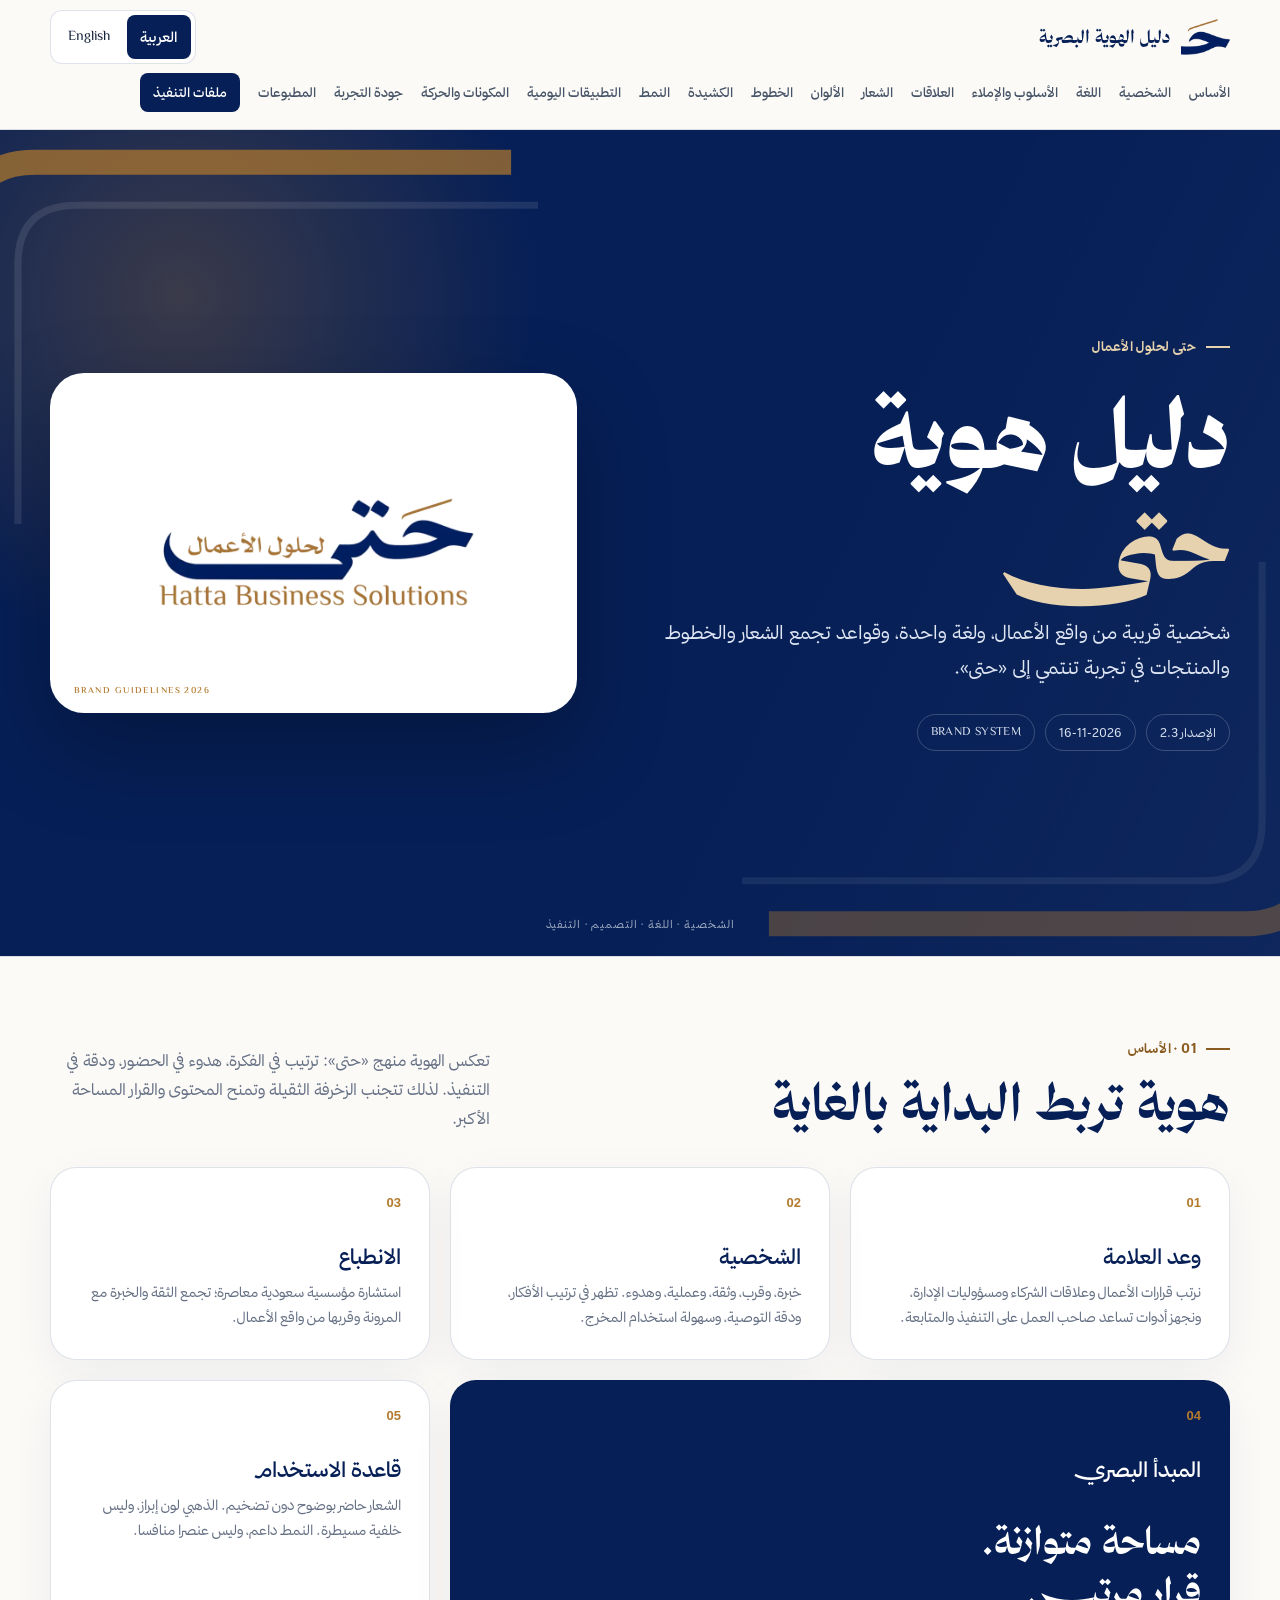
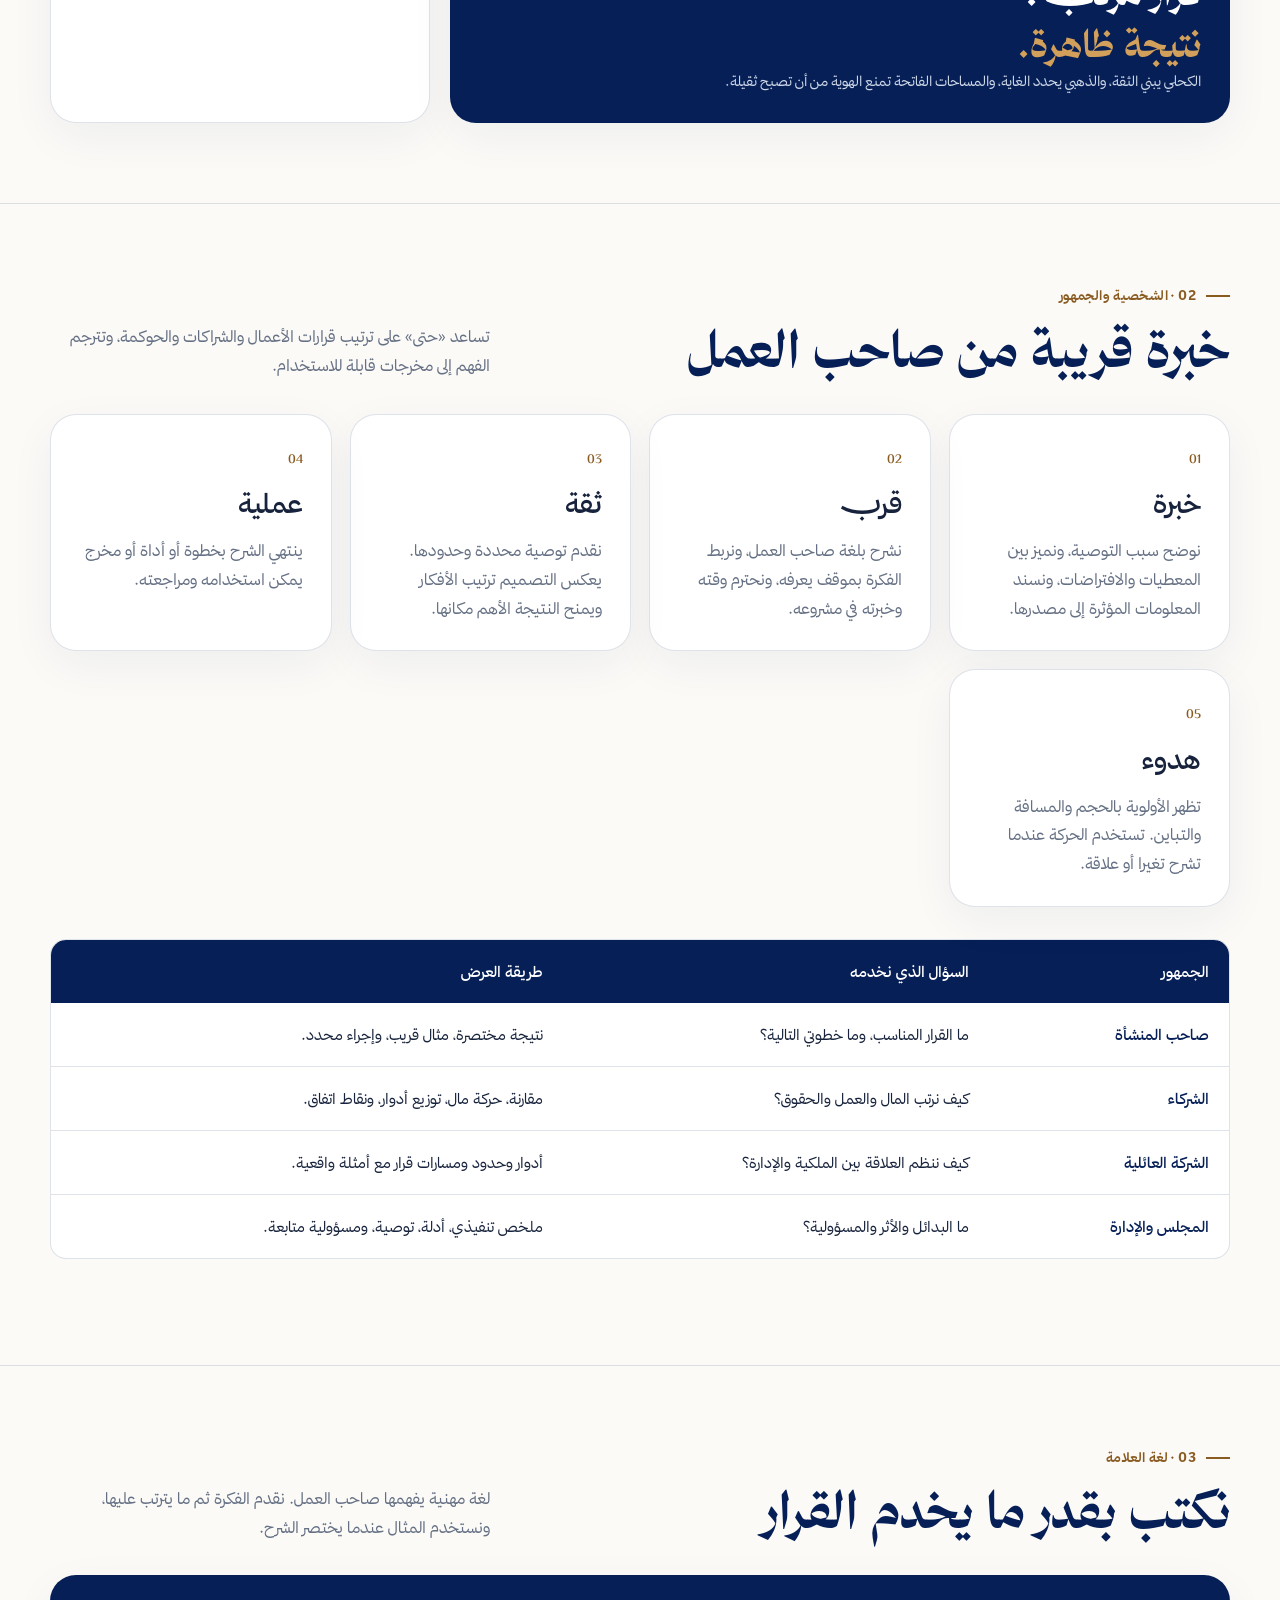
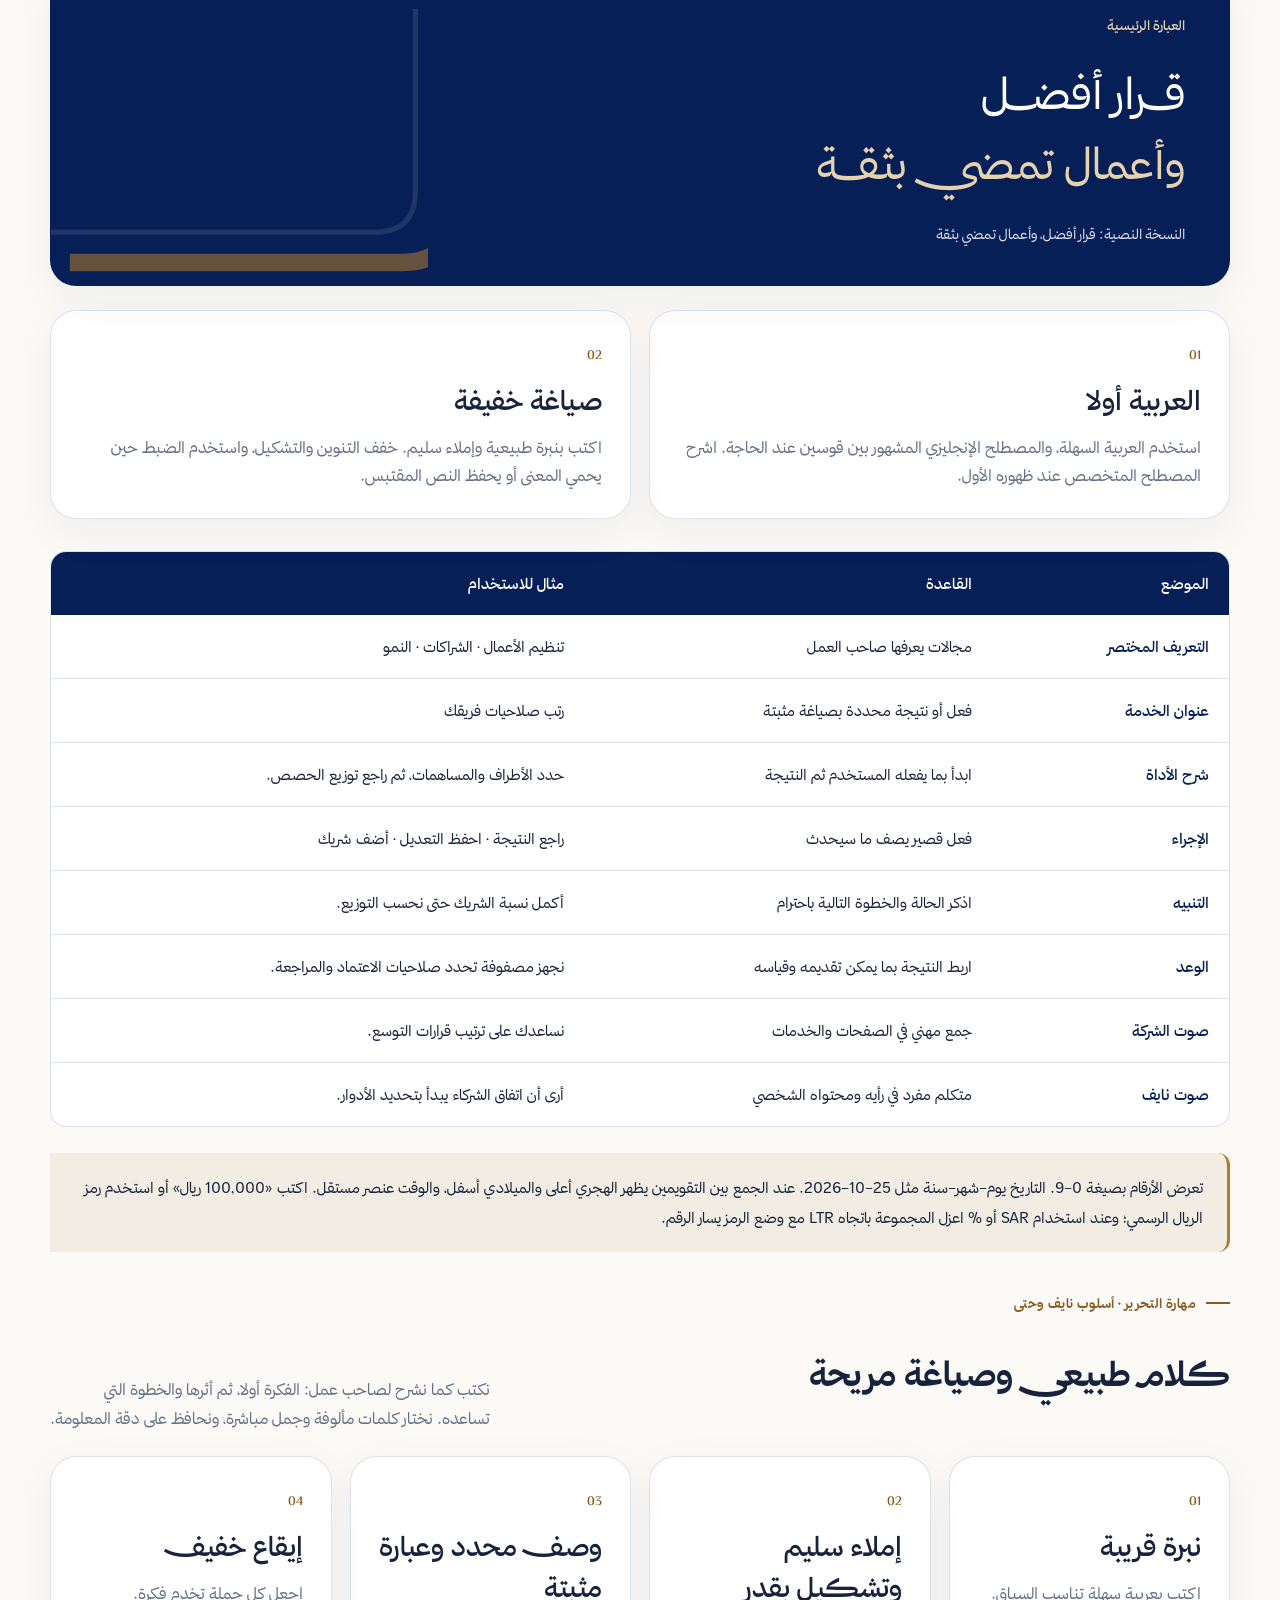
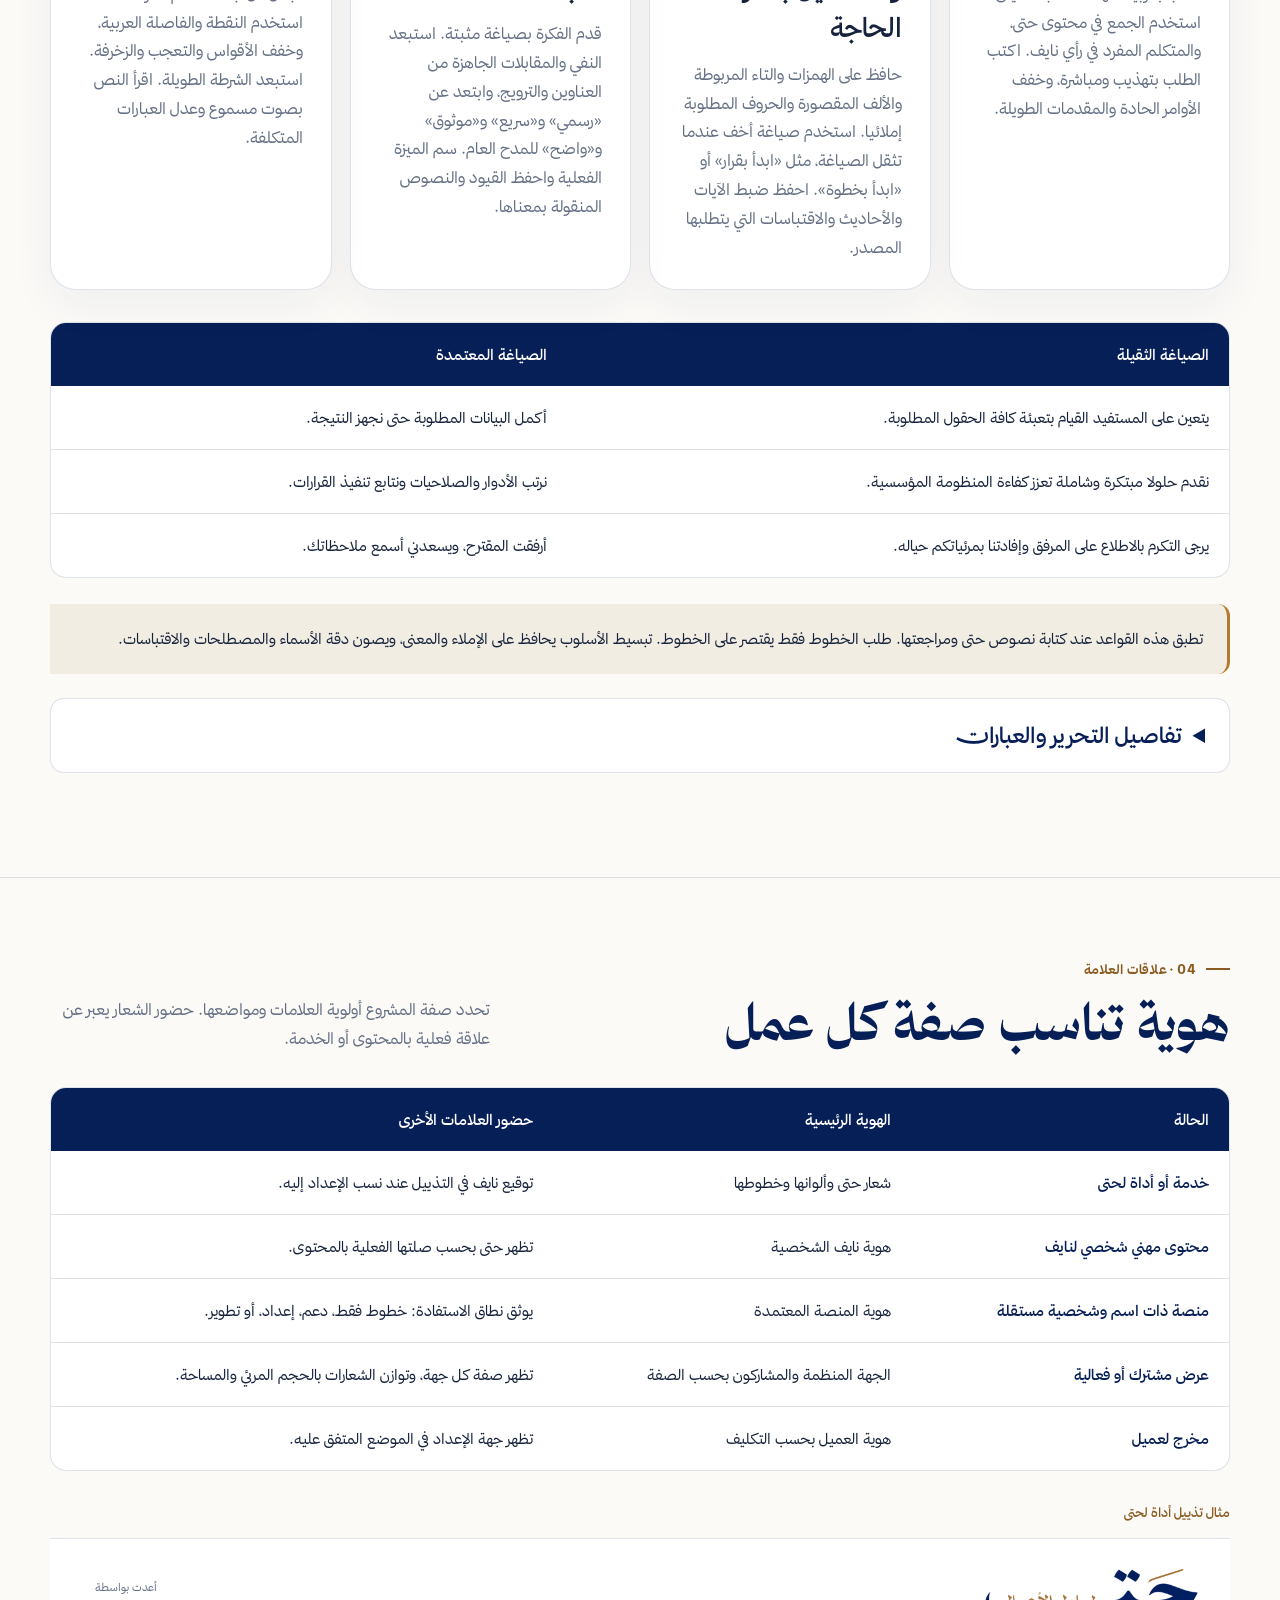
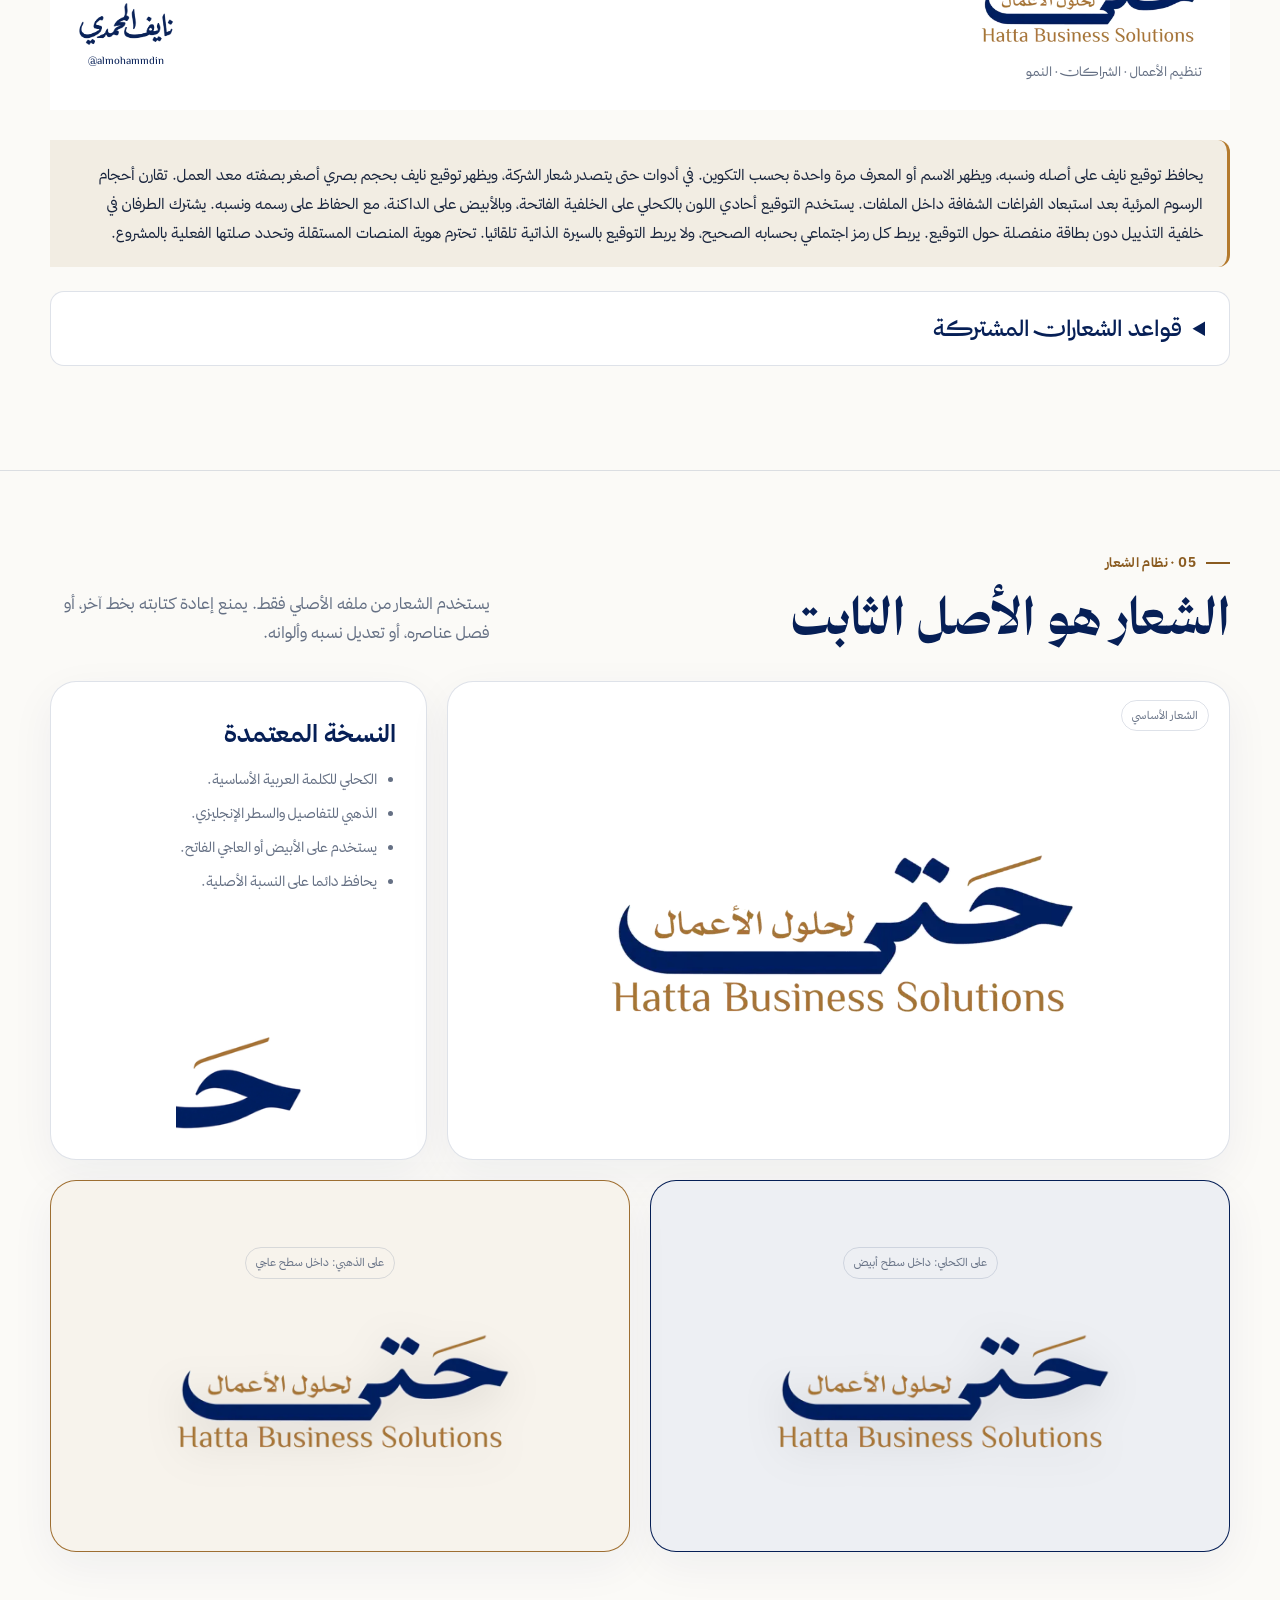
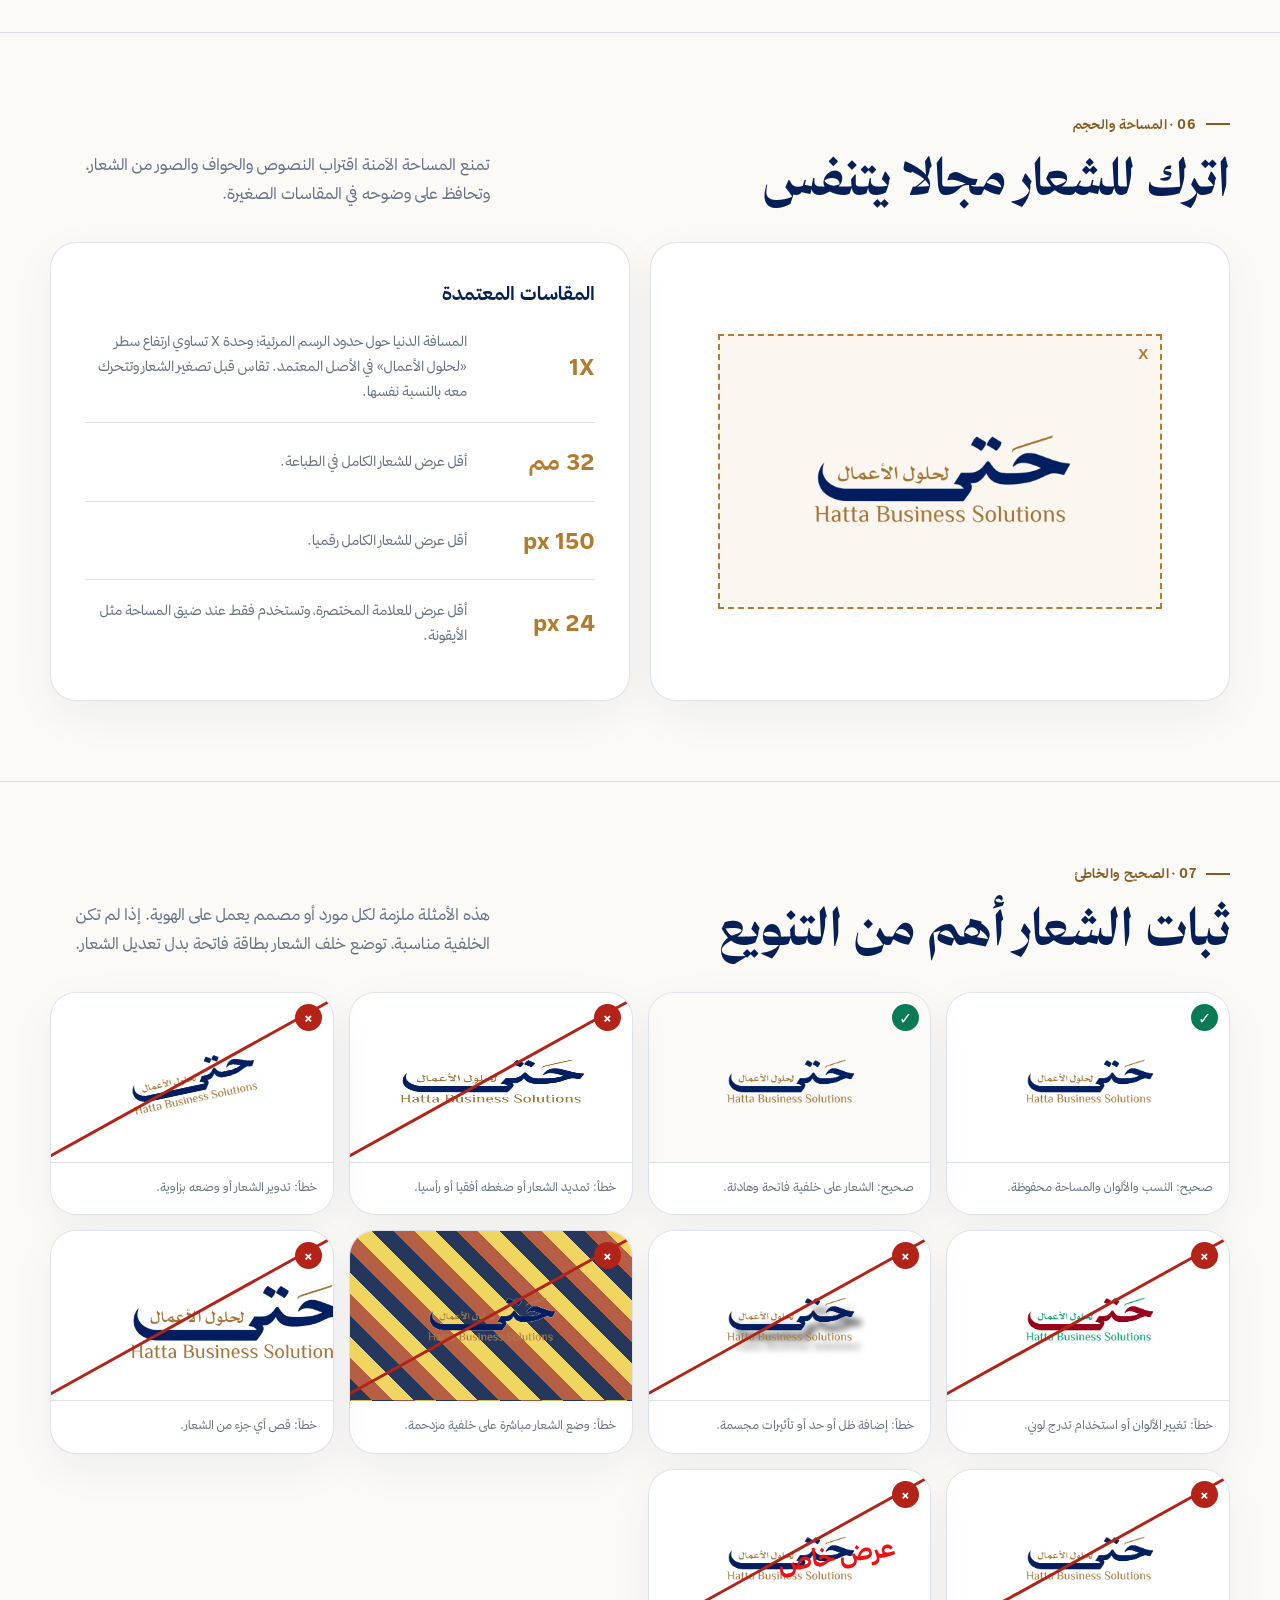
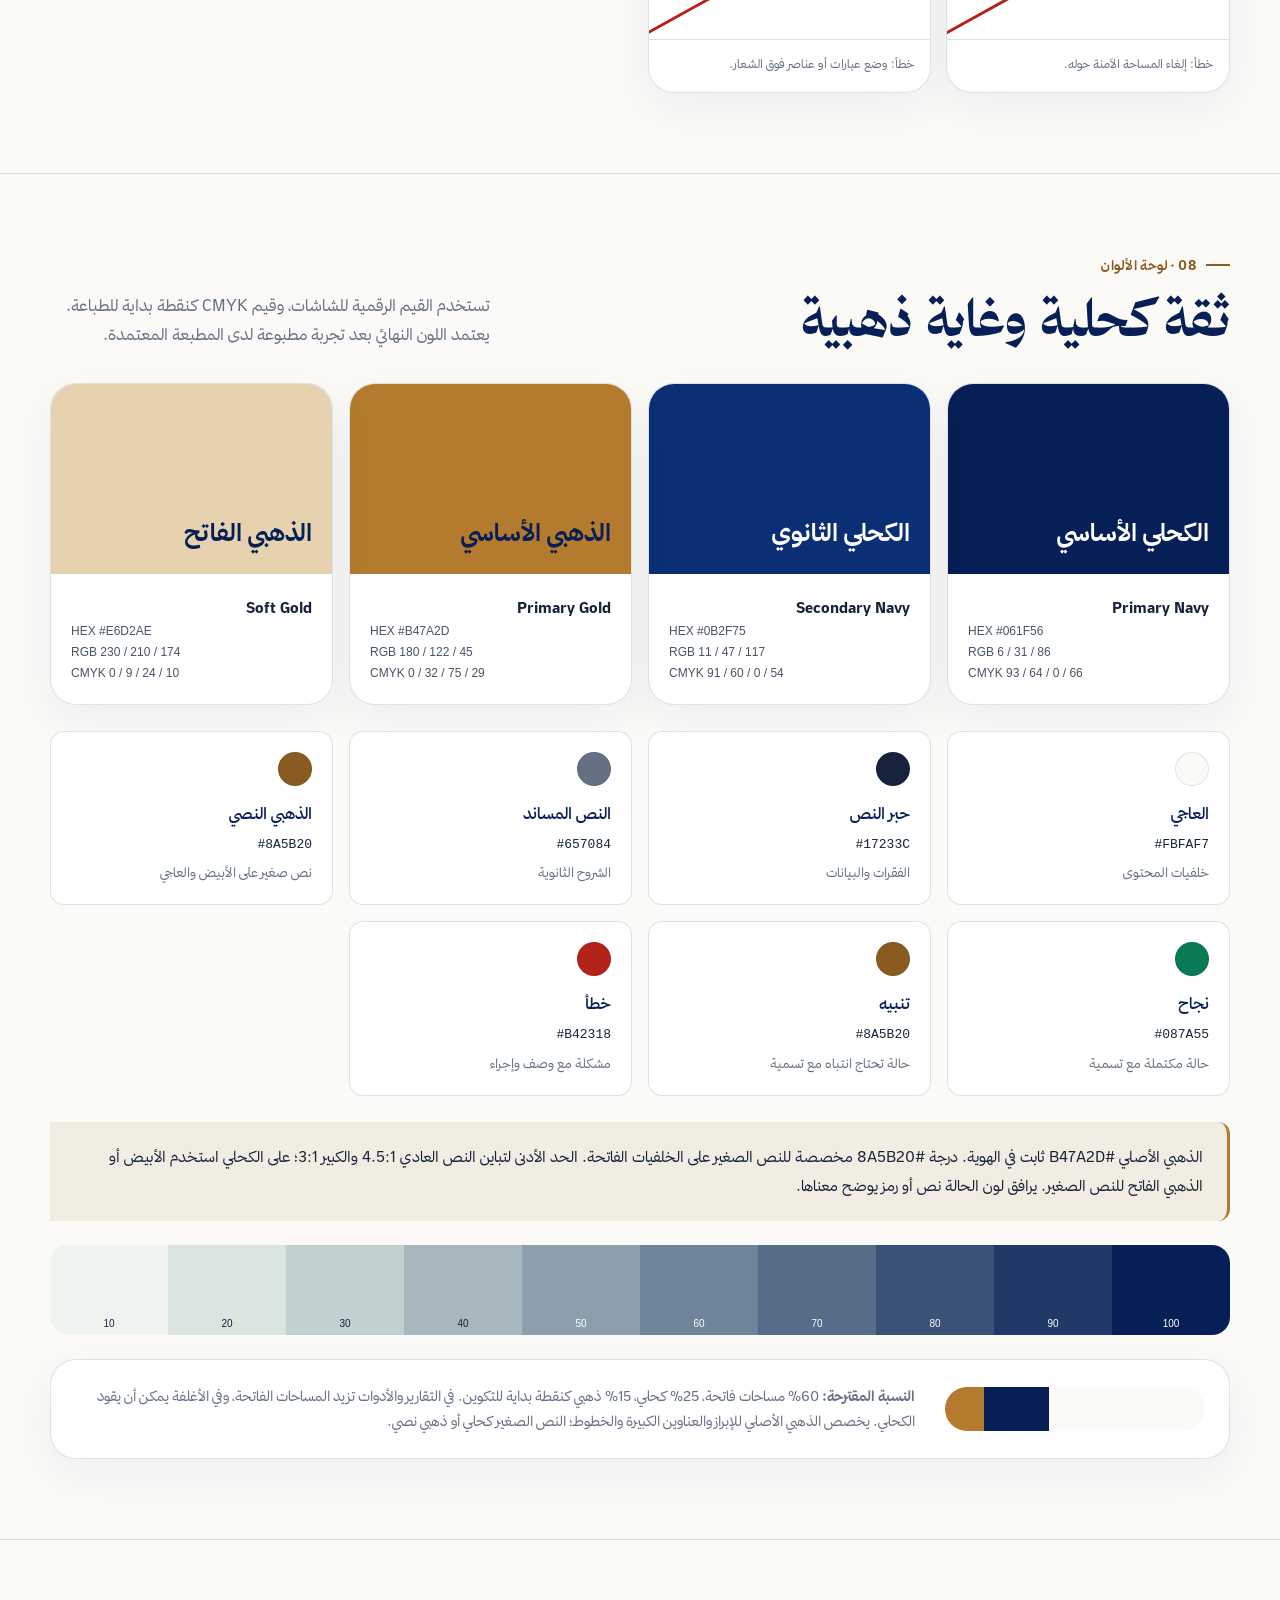
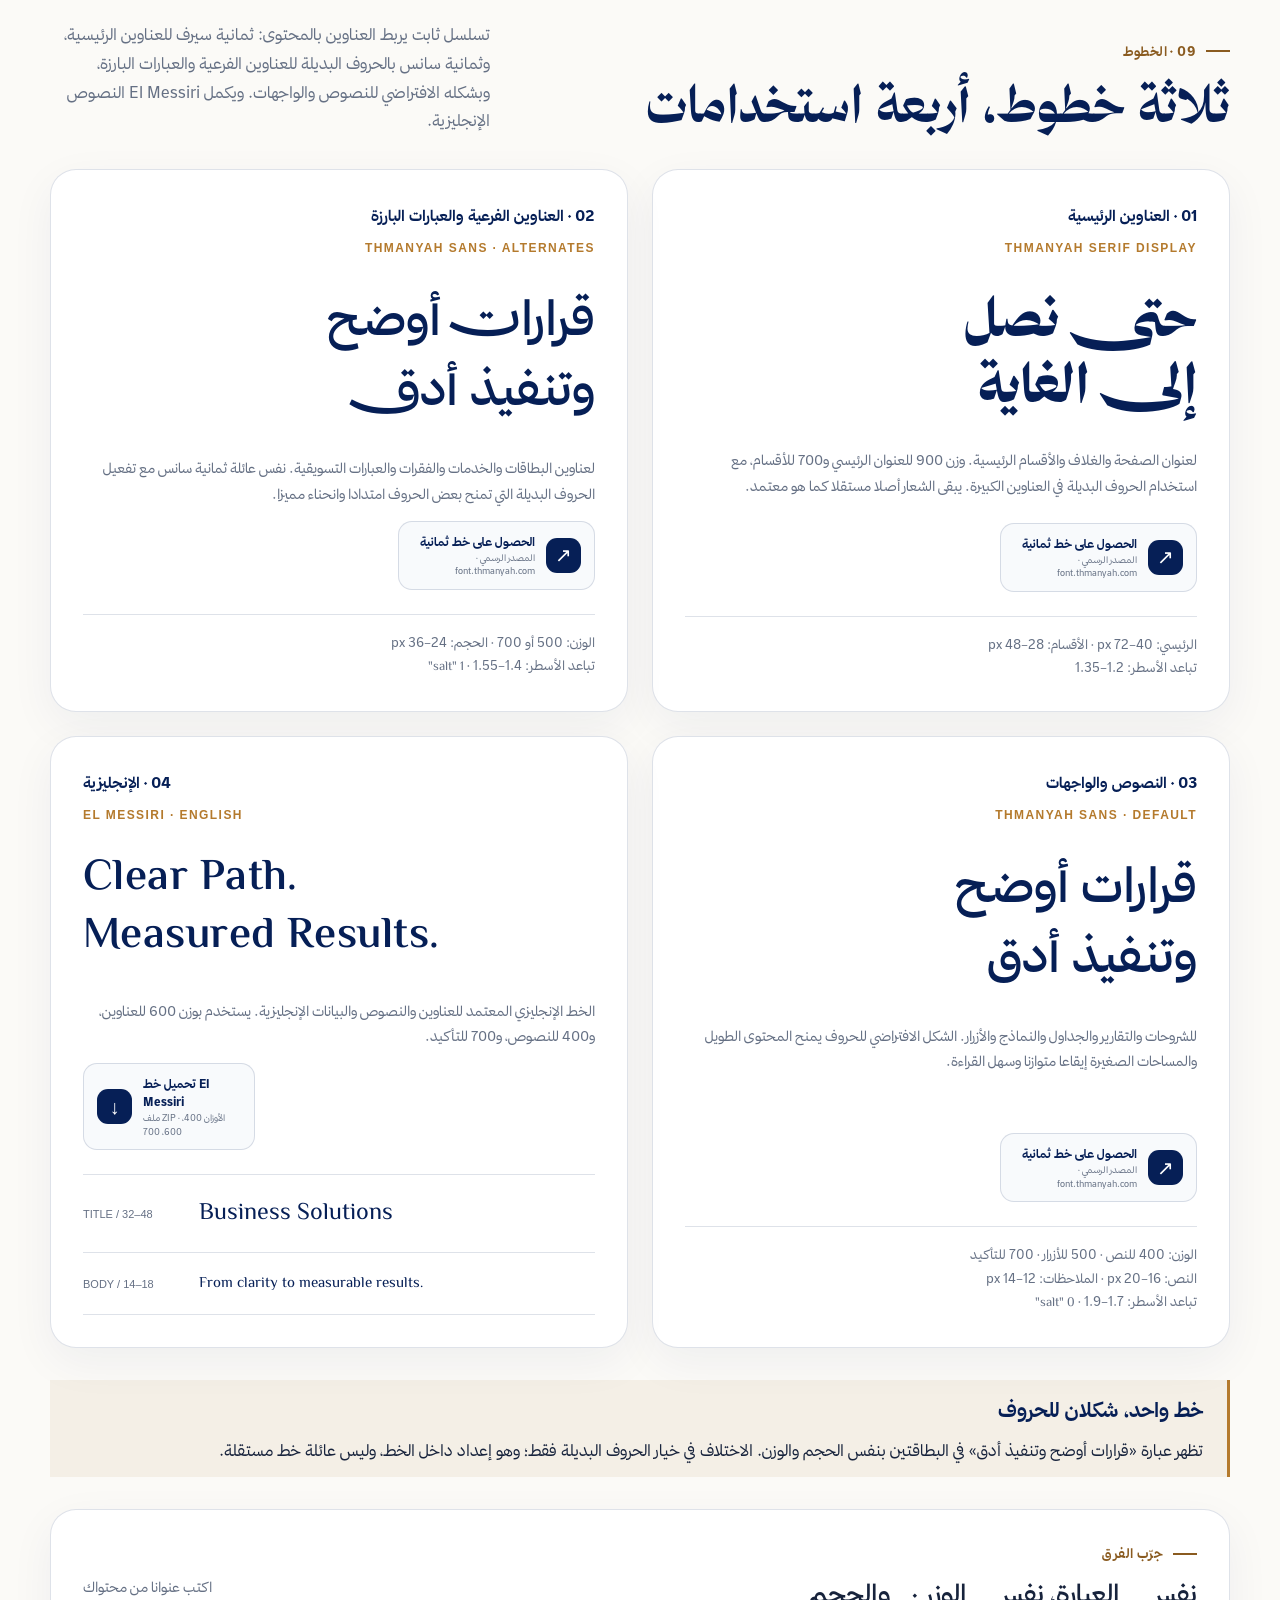
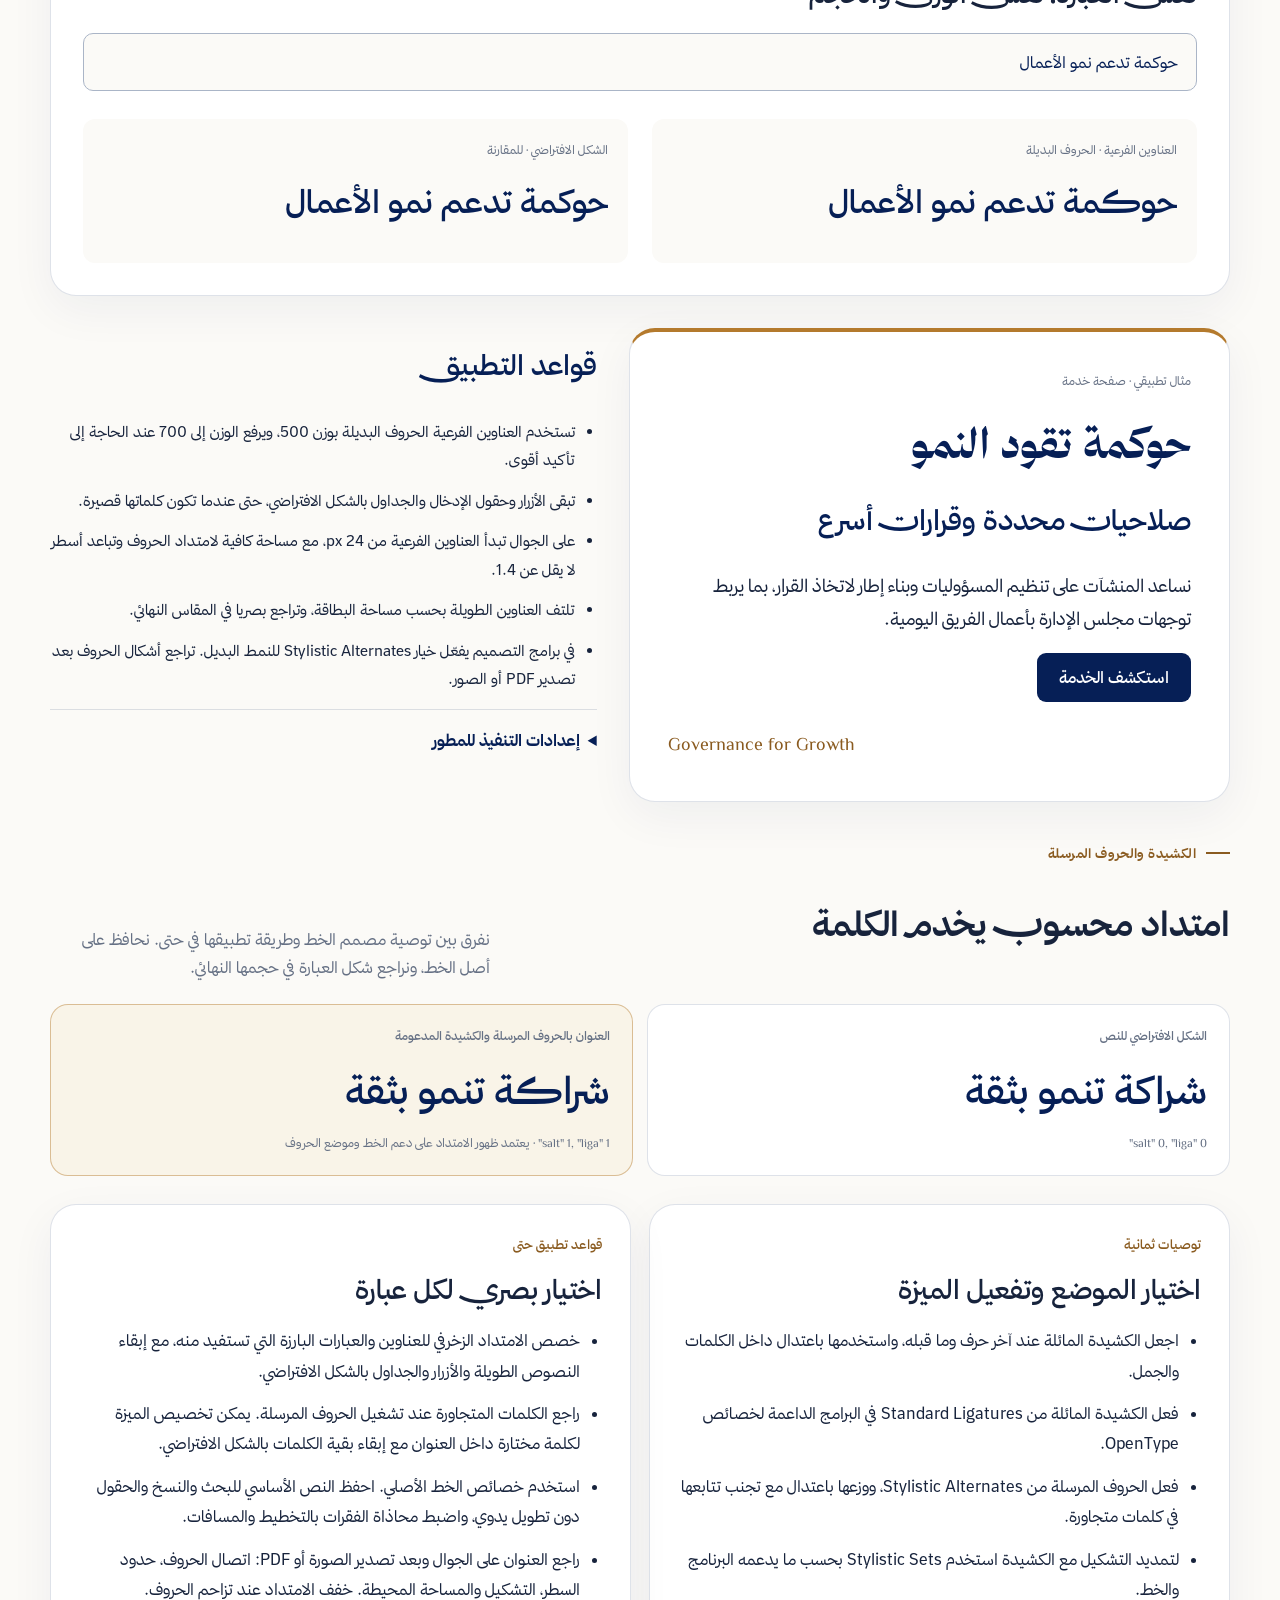
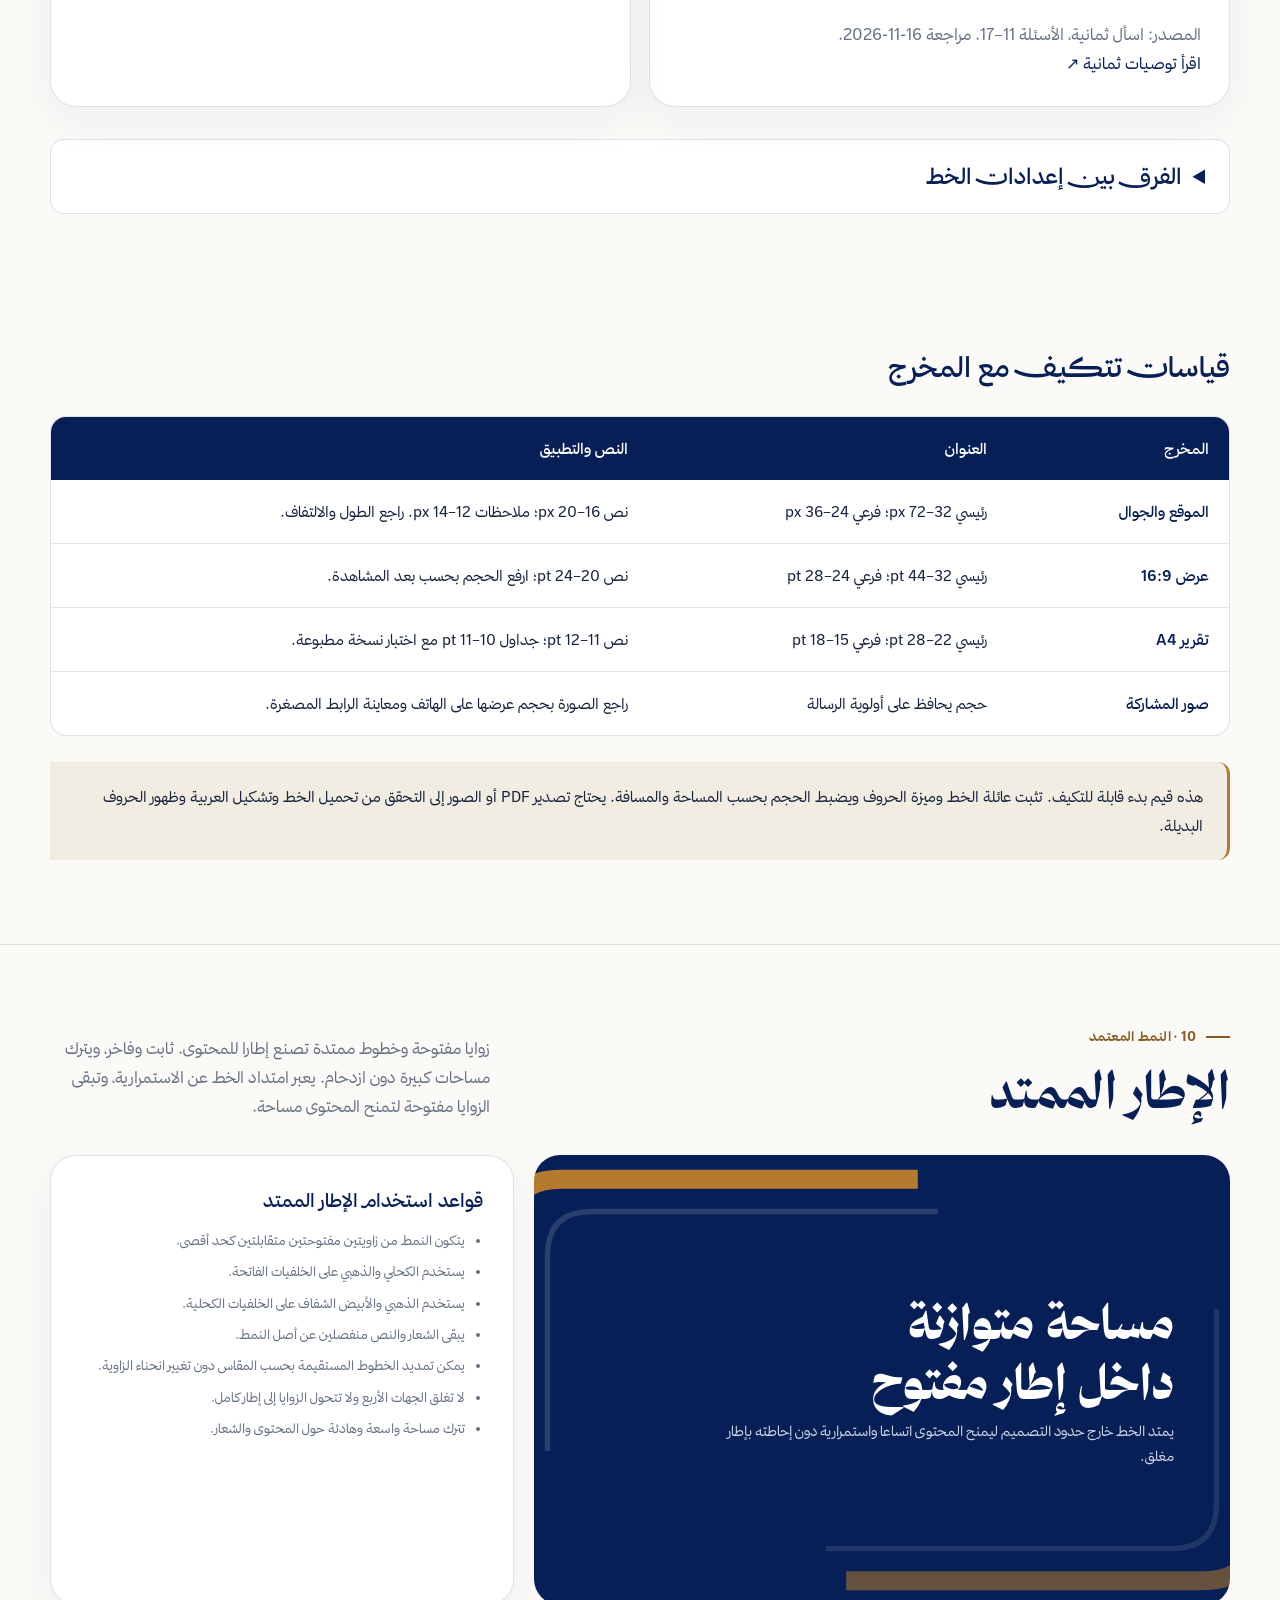
<file: index.html>
<!doctype html>
<html lang="ar" dir="rtl">
<head>
  <meta charset="utf-8">
  <meta name="viewport" content="width=device-width, initial-scale=1, viewport-fit=cover">
  <meta name="theme-color" content="#061f56">
  <title>دليل هوية حتى</title>
  <!-- Repository: hatta-brand-guide | Main file: index.html | Social preview: hatta-brand-guide-og.jpg (1200 × 630) -->
  <link rel="icon" type="image/png" href="assets/image-1.png">
  <link rel="apple-touch-icon" href="assets/image-1.png">
  <link rel="canonical" href="https://almohammdin.github.io/hatta-brand-guide/">
  <meta name="description" content="شخصية حتى ولغتها وقواعد التصميم والتطبيق، مع أصول وملفات تنفيذ للمصممين والذكاء الصناعي.">
  <meta property="og:locale" content="ar_SA">
  <meta property="og:type" content="website">
  <meta property="og:url" content="https://almohammdin.github.io/hatta-brand-guide/">
  <meta property="og:title" content="دليل هوية حتى | الشخصية والتطبيق">
  <meta property="og:description" content="شخصية حتى ولغتها وقواعد التصميم والتطبيق، مع أصول وملفات تنفيذ للمصممين والذكاء الصناعي.">
  <meta property="og:image" content="https://almohammdin.github.io/hatta-brand-guide/hatta-brand-guide-og.jpg">
  <meta property="og:image:width" content="1200">
  <meta property="og:image:height" content="630">
  <meta property="og:image:alt" content="دليل هوية حتى لحلول الأعمال">
  <meta name="twitter:card" content="summary_large_image">
  <meta name="twitter:title" content="دليل هوية حتى | الشخصية والتطبيق">
  <meta name="twitter:description" content="شخصية حتى ولغتها وقواعد التصميم والتطبيق، مع أصول وملفات تنفيذ للمصممين والذكاء الصناعي.">
  <meta name="twitter:image" content="https://almohammdin.github.io/hatta-brand-guide/hatta-brand-guide-og.jpg">
  <style>
    @font-face{font-family:"El Messiri";src:url("assets/fonts/el-messiri-400.woff2") format("woff2");font-style:normal;font-weight:400;font-display:swap}
    @font-face{font-family:"El Messiri";src:url("assets/fonts/el-messiri-600.woff2") format("woff2");font-style:normal;font-weight:600;font-display:swap}
    @font-face{font-family:"El Messiri";src:url("assets/fonts/el-messiri-700.woff2") format("woff2");font-style:normal;font-weight:700;font-display:swap}
    @font-face{font-family:"Thmanyah Serif Display";src:url("assets/fonts/thmanyah-serif-display-400.woff2") format("woff2");font-style:normal;font-weight:400;font-display:swap}
    @font-face{font-family:"Thmanyah Serif Display";src:url("assets/fonts/thmanyah-serif-display-700.woff2") format("woff2");font-style:normal;font-weight:700;font-display:swap}
    @font-face{font-family:"Thmanyah Serif Display";src:url("assets/fonts/thmanyah-serif-display-900.woff2") format("woff2");font-style:normal;font-weight:900;font-display:swap}
    @font-face{font-family:"Thmanyah Sans";src:url("assets/fonts/thmanyah-sans-400.woff2") format("woff2");font-style:normal;font-weight:400;font-display:swap}
    @font-face{font-family:"Thmanyah Sans";src:url("assets/fonts/thmanyah-sans-500-600.woff2") format("woff2");font-style:normal;font-weight:500 600;font-display:swap}
    @font-face{font-family:"Thmanyah Sans";src:url("assets/fonts/thmanyah-sans-700-900.woff2") format("woff2");font-style:normal;font-weight:700 900;font-display:swap}
    :root{--navy:#061f56;--navy2:#0b2f75;--gold:#b47a2d;--gold2:#d2a05a;--sand:#e6d2ae;--paper:#fbfaf7;--ink:#17233c;--muted:#657084;--white:#fff;--line:rgba(6,31,86,.13);--danger:#b42318;--green:#087a55;--radius:26px;--shadow:0 24px 70px rgba(6,31,86,.12)}
    *{box-sizing:border-box}html{scroll-behavior:smooth;scroll-padding-top:92px}body{margin:0;background:var(--paper);color:var(--ink);font-family:"Thmanyah Sans","Thmanyah Serif Display",Tahoma,Arial,sans-serif;line-height:1.8;text-rendering:optimizeLegibility}img{max-width:100%;display:block}a{color:inherit;text-decoration:none}button{font:inherit}.wrap{width:min(1180px,calc(100% - 40px));margin-inline:auto}.display{font-family:"Thmanyah Serif Display","Thmanyah Sans",sans-serif;font-weight:800}.en{direction:ltr;font-family:Arial,sans-serif;letter-spacing:.03em}.kicker{display:flex;align-items:center;gap:10px;color:var(--gold);font-size:13px;font-weight:700;letter-spacing:.03em}.kicker:before{content:"";width:24px;height:2px;background:currentColor}.section{padding:92px 0;border-top:1px solid var(--line)}.section-head{display:grid;grid-template-columns:minmax(0,1fr) minmax(260px,440px);gap:48px;align-items:end;margin-bottom:48px}.section-head h2{font-size:clamp(30px,4vw,52px);line-height:1.25;margin:8px 0 0;color:var(--navy)}.section-head p{margin:0;color:var(--muted);font-size:17px}.card{background:#fff;border:1px solid var(--line);border-radius:var(--radius);box-shadow:0 14px 45px rgba(6,31,86,.055)}
    .topbar{position:sticky;top:0;z-index:80;height:74px;background:rgba(251,250,247,.92);backdrop-filter:blur(18px);border-bottom:1px solid var(--line)}.nav{height:100%;display:flex;align-items:center;justify-content:space-between;gap:24px}.mini-brand{display:flex;align-items:center;gap:11px;min-width:max-content}.mini-brand img{width:49px;height:39px;object-fit:contain}.mini-brand b{font-family:"Thmanyah Serif Display";color:var(--navy);font-size:18px}.links{display:flex;gap:19px;align-items:center;color:#475467;font-size:13px;font-weight:600}.links a:hover{color:var(--gold)}.print-btn{border:0;border-radius:99px;background:var(--navy);color:#fff;padding:10px 17px;cursor:pointer;box-shadow:0 8px 24px rgba(6,31,86,.15)}
    .cover{min-height:calc(100vh - 74px);display:flex;align-items:center;position:relative;overflow:hidden;background:var(--navy);color:#fff}.cover:before{content:"";position:absolute;inset:0;background:radial-gradient(circle at 14% 20%,rgba(180,122,45,.3),transparent 28%),linear-gradient(115deg,transparent 60%,rgba(255,255,255,.035))}.cover-pattern{position:absolute;inset:0;opacity:.17}.cover-grid{position:relative;z-index:1;display:grid;grid-template-columns:1.05fr .95fr;gap:70px;align-items:center;padding:90px 0}.cover h1{font-size:clamp(48px,8vw,96px);line-height:1.08;margin:18px 0 16px}.cover h1 span{display:block;color:var(--gold2)}.cover p{font-size:19px;color:#dfe6f3;max-width:620px;margin:0}.cover-meta{display:flex;gap:10px;flex-wrap:wrap;margin-top:30px}.cover-meta span{border:1px solid rgba(255,255,255,.2);border-radius:99px;padding:7px 13px;color:#dae2f0;font-size:12px}.cover-logo{background:#fff;border-radius:34px;padding:55px 45px;box-shadow:0 35px 90px rgba(0,0,0,.25);position:relative}.cover-logo:after{content:"BRAND GUIDELINES 2026";position:absolute;left:24px;bottom:17px;color:var(--gold);font:600 9px/1 Arial;letter-spacing:.16em}.cover-logo img{width:100%;height:auto}.scroll-note{position:absolute;bottom:22px;right:50%;transform:translateX(50%);font-size:11px;color:#9eabc1;letter-spacing:.08em}
    .intro-grid{display:grid;grid-template-columns:repeat(3,1fr);gap:20px}.intro-card{padding:28px}.intro-card .n{font:700 13px/1 Arial;color:var(--gold);margin-bottom:32px}.intro-card h3{color:var(--navy);margin:0 0 8px;font-size:21px}.intro-card p{margin:0;color:var(--muted);font-size:14px}.principle{grid-column:span 2;background:var(--navy);color:#fff;position:relative;overflow:hidden}.principle h3{color:#fff}.principle p{color:#ced8e9}.principle strong{font-family:"Thmanyah Serif Display";font-size:38px;line-height:1.35;display:block;margin-top:30px}.principle strong em{font-style:normal;color:var(--gold2)}
    .logo-master{display:grid;grid-template-columns:1.35fr .65fr;gap:20px}.logo-board{min-height:450px;display:grid;place-items:center;padding:70px;position:relative;background:#fff}.logo-board img{width:min(650px,100%)}.logo-board .tag,.logo-reverse .tag{position:absolute;top:18px;right:20px;font-size:11px;color:var(--muted);padding:5px 10px;border:1px solid var(--line);border-radius:99px}.logo-notes{padding:30px;display:flex;flex-direction:column;justify-content:space-between}.logo-notes h3{color:var(--navy);font-size:24px;margin:0 0 12px}.logo-notes ul{margin:0;padding-right:19px;color:var(--muted);font-size:14px}.logo-notes li+li{margin-top:9px}.logo-mark{width:125px;margin:28px auto 0}.logo-variants{display:grid;grid-template-columns:1fr 1fr;gap:20px;margin-top:20px}.logo-reverse{min-height:260px;display:grid;place-items:center;padding:48px;position:relative;overflow:hidden}.logo-reverse.navy{background:var(--navy)}.logo-reverse.gold{background:var(--gold)}.logo-reverse img{width:min(460px,100%);filter:drop-shadow(0 8px 20px rgba(0,0,0,.12))}.logo-reverse.navy:before,.logo-reverse.gold:before{content:"";position:absolute;inset:0;background:rgba(255,255,255,.93)}.logo-reverse.navy img,.logo-reverse.gold img,.logo-reverse .tag{position:relative}.logo-reverse.gold:before{background:rgba(251,250,247,.95)}
    .clearspace-grid{display:grid;grid-template-columns:1fr 1fr;gap:20px}.clear-demo{padding:42px;min-height:390px;display:grid;place-items:center}.safe-zone{position:relative;width:min(520px,90%);padding:42px;border:2px dashed var(--gold);background:rgba(230,210,174,.18)}.safe-zone:after{content:"X";position:absolute;top:9px;right:12px;color:var(--gold);font:700 15px Arial}.safe-zone img{width:100%}.measure-card{padding:34px}.measure-card h3{margin:0;color:var(--navy)}.measure-row{display:grid;grid-template-columns:110px 1fr;gap:18px;padding:18px 0;border-bottom:1px solid var(--line);align-items:center}.measure-row:last-child{border-bottom:0}.measure-row b{font-size:23px;color:var(--gold)}.measure-row span{font-size:14px;color:var(--muted)}
    .dos{display:grid;grid-template-columns:repeat(4,1fr);gap:15px}.rule{overflow:hidden;position:relative}.rule-visual{height:170px;display:grid;place-items:center;padding:30px;background:#fff;border-bottom:1px solid var(--line);position:relative}.rule-visual img{max-height:93px;width:auto}.rule p{font-size:12px;line-height:1.55;margin:0;padding:15px 16px 18px;color:var(--muted)}.rule .status{position:absolute;z-index:2;top:11px;right:11px;width:27px;height:27px;border-radius:50%;display:grid;place-items:center;color:#fff;font-weight:800}.rule.ok .status{background:var(--green)}.rule.bad .status{background:var(--danger)}.rule.bad .rule-visual:after{content:"";position:absolute;width:115%;height:3px;background:var(--danger);transform:rotate(-29deg)}.bad-stretch img{transform:scaleX(1.45)}.bad-rotate img{transform:rotate(-12deg)}.bad-shadow img{filter:drop-shadow(8px 9px 3px #777)}.bad-color img{filter:hue-rotate(115deg) saturate(1.7)}.bad-busy{background:repeating-linear-gradient(45deg,#26375b 0 15px,#b65f44 15px 30px,#f0d660 30px 45px)}.bad-crop img{transform:scale(1.7) translateX(15%)}.bad-tight{padding:3px}.bad-text:before{content:"عرض خاص";position:absolute;z-index:3;top:62px;right:35px;font-size:25px;color:#e11;font-weight:800;transform:rotate(-8deg)}
    .palette{display:grid;grid-template-columns:repeat(4,1fr);gap:16px}.swatch{overflow:hidden}.swatch-color{height:190px;padding:20px;display:flex;align-items:flex-end;color:#fff}.swatch-color b{font-size:24px}.swatch-info{padding:20px;font:12px/1.75 Arial;color:#475467;direction:ltr}.swatch-info strong{display:block;color:var(--ink);font:700 15px/1.8 "Thmanyah Sans";direction:rtl}.tints{display:grid;grid-template-columns:repeat(10,1fr);height:90px;border-radius:18px;overflow:hidden;margin-top:22px}.tints span{display:flex;align-items:flex-end;justify-content:center;padding:6px;font:10px Arial;color:#fff}.tints span:nth-child(n+7){color:var(--ink)}.ratio-note{margin-top:24px;padding:24px;display:grid;grid-template-columns:260px 1fr;gap:30px;align-items:center}.ratio-bar{display:flex;height:44px;border-radius:99px;overflow:hidden}.ratio-bar i:nth-child(1){width:60%;background:var(--paper)}.ratio-bar i:nth-child(2){width:25%;background:var(--navy)}.ratio-bar i:nth-child(3){width:15%;background:var(--gold)}.ratio-note p{margin:0;color:var(--muted);font-size:14px}
    .type-grid{display:grid;grid-template-columns:1fr 1fr;gap:20px}.type-card{padding:34px;min-height:390px}.type-card .font-name{color:var(--gold);font:700 12px Arial;letter-spacing:.12em}.type-card .sample{font-family:"Thmanyah Serif Display";font-weight:900;font-size:68px;line-height:1.22;color:var(--navy);margin:35px 0 20px}.type-card.secondary .sample{font-family:"Thmanyah Sans";font-weight:500;font-size:48px;line-height:1.35}.type-card p{font-size:14px;color:var(--muted)}.type-scale{margin-top:20px;border-top:1px solid var(--line)}.type-line{display:grid;grid-template-columns:100px 1fr;align-items:center;gap:16px;padding:17px 0;border-bottom:1px solid var(--line)}.type-line small{font:11px Arial;color:var(--muted);direction:ltr}.type-line span{color:var(--navy)}
    .pattern-show{display:grid;grid-template-columns:1.2fr .8fr;gap:20px}.pattern-main{min-height:420px;background:var(--navy);position:relative;overflow:hidden;border-radius:var(--radius)}.pattern-main svg{position:absolute;inset:0;width:100%;height:100%}.pattern-caption{position:absolute;right:34px;bottom:30px;color:#fff}.pattern-caption h3{font-size:31px;margin:0}.pattern-caption p{margin:4px 0 0;color:#c8d3e6;font-size:13px}.pattern-rules{padding:30px}.pattern-rules h3{margin:0 0 20px;color:var(--navy)}.use-level{display:grid;grid-template-columns:78px 1fr;gap:14px;align-items:center;margin:16px 0}.use-level i{height:34px;border-radius:8px;background:var(--navy);position:relative;overflow:hidden}.use-level i:after{content:"ى";font-family:"Thmanyah Serif Display";position:absolute;color:var(--gold);font-size:40px;right:7px;top:-20px;opacity:var(--o)}.use-level b{font-size:14px}.use-level span{display:block;font-size:11px;color:var(--muted)}
    .mockup-grid{display:grid;grid-template-columns:repeat(12,1fr);gap:20px}.mock{position:relative;overflow:hidden;min-height:350px;background:#e9e6df;border-radius:var(--radius);border:1px solid rgba(6,31,86,.08)}.mock h3{position:absolute;top:18px;right:22px;margin:0;color:var(--navy);font-size:15px;z-index:5}.mock .spec{position:absolute;bottom:13px;right:18px;color:#6c7480;font:10px Arial;direction:ltr;z-index:5}.stationery{grid-column:span 7;min-height:510px}.envelope-mock{grid-column:span 5;min-height:510px}.card-mock{grid-column:span 5}.notebook-mock{grid-column:span 7}.letter{position:absolute;width:52%;height:76%;background:#fff;left:12%;top:12%;box-shadow:0 22px 50px rgba(0,0,0,.18);padding:7% 5%}.letter img{width:48%;margin-right:auto}.letter .gold-line{height:3px;background:var(--gold);margin:25px 0}.letter .textline{height:5px;border-radius:5px;background:#e0e5ec;margin:12px 0}.letter .textline.short{width:55%}.letter .footerline{position:absolute;bottom:6%;right:8%;left:8%;height:20px;border-top:1px solid var(--gold);font:7px Arial;color:var(--navy);padding-top:6px;direction:ltr}.folder{position:absolute;width:42%;height:68%;background:var(--navy);right:8%;top:19%;box-shadow:0 20px 40px rgba(0,0,0,.2);padding:26px}.folder img{filter:none;background:#fff;border-radius:12px;padding:12px}.folder:after{content:"";position:absolute;inset:auto 0 0;height:32%;opacity:.4;background-image:url("data:image/svg+xml,%3Csvg xmlns='http://www.w3.org/2000/svg' width='150' height='90'%3E%3Cpath d='M-10 55 Q35 8 80 55 T170 55' fill='none' stroke='%23b47a2d' stroke-width='3'/%3E%3Ccircle cx='62' cy='67' r='3' fill='%23b47a2d'/%3E%3Ccircle cx='73' cy='67' r='3' fill='%23b47a2d'/%3E%3C/svg%3E")}.envelope{position:absolute;width:78%;height:45%;left:11%;top:28%;background:#fff;box-shadow:0 22px 45px rgba(0,0,0,.17);overflow:hidden}.envelope:before{content:"";position:absolute;inset:0;background:linear-gradient(32deg,transparent 49.5%,#eee 50%,transparent 50.6%),linear-gradient(-32deg,transparent 49.5%,#eee 50%,transparent 50.6%)}.envelope img{position:absolute;width:38%;top:22px;right:26px}.envelope .address{position:absolute;bottom:25px;left:27px;color:#7b8491;font:8px/1.6 Arial;direction:ltr}.envelope .band{position:absolute;inset:0 0 0 auto;width:9px;background:var(--gold)}.business-card{position:absolute;width:71%;height:42%;border-radius:9px;box-shadow:0 20px 40px rgba(0,0,0,.2);padding:24px}.business-card.front{background:#fff;right:8%;top:18%;transform:rotate(-4deg);z-index:2}.business-card.back{background:var(--navy);left:8%;bottom:14%;transform:rotate(4deg)}.business-card.front img{width:48%}.business-card.front .person{position:absolute;bottom:23px;right:24px}.business-card.front .person b{display:block;color:var(--navy);font-size:12px}.business-card.front .person span{font-size:8px;color:var(--gold)}.business-card.back img{width:50%;margin:auto;background:#fff;border-radius:9px;padding:8px}.book{position:absolute;width:55%;height:72%;background:var(--navy);right:22%;top:14%;border-radius:7px 18px 18px 7px;box-shadow:16px 22px 45px rgba(0,0,0,.25);padding:50px 35px}.book:before{content:"";position:absolute;top:0;bottom:0;right:13px;border-right:2px solid rgba(255,255,255,.12)}.book img{background:#fff;border-radius:12px;padding:13px}.book .year{position:absolute;bottom:27px;right:35px;color:var(--gold);font:700 12px Arial}.book .pat{position:absolute;inset:auto 0 0;height:35%;opacity:.5;background-image:url("data:image/svg+xml,%3Csvg xmlns='http://www.w3.org/2000/svg' width='150' height='90'%3E%3Cpath d='M-10 55 Q35 8 80 55 T170 55' fill='none' stroke='%23b47a2d' stroke-width='3'/%3E%3Ccircle cx='62' cy='67' r='3' fill='%23b47a2d'/%3E%3Ccircle cx='73' cy='67' r='3' fill='%23b47a2d'/%3E%3C/svg%3E")}
    .display-grid{display:grid;grid-template-columns:repeat(12,1fr);gap:20px}.rollup-box{grid-column:span 4;min-height:580px}.popup-box{grid-column:span 8;min-height:580px}.rollup{position:absolute;width:46%;height:77%;background:#fff;right:27%;top:12%;box-shadow:0 18px 40px rgba(0,0,0,.18);padding:36px 24px;overflow:hidden}.rollup:before{content:"";position:absolute;top:0;left:0;right:0;height:11px;background:var(--gold)}.rollup img{margin-top:20px}.rollup h4{font-family:"Thmanyah Serif Display";color:var(--navy);font-size:23px;line-height:1.3;margin:43px 0 10px}.rollup p{font-size:9px;color:var(--muted);line-height:1.7}.rollup .cta{position:absolute;bottom:28px;right:24px;left:24px;background:var(--navy);color:#fff;text-align:center;border-radius:99px;padding:8px;font-size:8px}.rollup .pattern-small{position:absolute;left:-60px;bottom:77px;width:190px;height:110px;border:3px solid var(--gold);border-radius:50%;opacity:.18}.stand{position:absolute;height:9px;background:#1d2430;bottom:8%;right:19%;left:19%;border-radius:3px}.popup{position:absolute;width:86%;height:58%;right:7%;top:21%;background:var(--navy);box-shadow:0 22px 45px rgba(0,0,0,.2);display:flex;align-items:center;justify-content:center;overflow:hidden}.popup:before{content:"";position:absolute;inset:0;opacity:.25;background-image:url("data:image/svg+xml,%3Csvg xmlns='http://www.w3.org/2000/svg' width='200' height='110'%3E%3Cpath d='M-20 65 Q40 5 100 65 T220 65' fill='none' stroke='%23b47a2d' stroke-width='4'/%3E%3Ccircle cx='78' cy='81' r='4' fill='%23b47a2d'/%3E%3Ccircle cx='92' cy='81' r='4' fill='%23b47a2d'/%3E%3C/svg%3E")}.popup .popup-logo{position:relative;background:#fff;border-radius:21px;padding:30px;width:42%;box-shadow:0 15px 38px rgba(0,0,0,.22)}.popup .repeat{position:absolute;color:rgba(255,255,255,.9);font-family:"Thmanyah Serif Display";font-size:15px;bottom:16px;right:28px}.popup .repeat.left{right:auto;left:28px}.popup-feet{position:absolute;bottom:17%;left:10%;right:10%;display:flex;justify-content:space-between}.popup-feet i{width:30px;height:8px;background:#333;border-radius:50%}
    .digital-grid{display:grid;grid-template-columns:1.2fr .8fr;gap:20px}.signature{padding:35px;display:flex;align-items:center;gap:28px;min-height:240px}.sig-logo{width:30%;padding-left:26px;border-left:1px solid var(--gold)}.sig-data b{display:block;color:var(--navy);font-size:20px}.sig-data .role{display:block;color:var(--gold);font-size:12px;margin-bottom:13px}.sig-data p{margin:0;color:var(--muted);font:11px/1.8 Arial;direction:ltr;text-align:right}.social-card{min-height:240px;background:var(--navy);padding:34px;position:relative;overflow:hidden}.social-card:before{content:"";position:absolute;width:270px;height:270px;border:34px solid rgba(180,122,45,.17);border-radius:50%;left:-80px;bottom:-110px}.social-card img{width:47%;background:#fff;border-radius:13px;padding:12px;position:relative}.social-card h3{font-size:26px;line-height:1.35;color:#fff;position:absolute;right:34px;bottom:27px;margin:0;max-width:60%}.social-card h3 span{color:var(--gold2)}
    .spec-table{width:100%;border-collapse:collapse;background:#fff;border-radius:20px;overflow:hidden;box-shadow:0 12px 38px rgba(6,31,86,.06)}.spec-table th,.spec-table td{padding:16px 18px;text-align:right;border-bottom:1px solid var(--line);font-size:13px}.spec-table th{background:var(--navy);color:#fff;font-weight:600}.spec-table td:first-child{font-weight:700;color:var(--navy)}.spec-table td:nth-child(2){direction:ltr;text-align:left}.spec-table tr:last-child td{border-bottom:0}.final-note{padding:55px;background:var(--navy);color:#fff;display:grid;grid-template-columns:1fr auto;align-items:center;gap:40px}.final-note h2{font-family:"Thmanyah Serif Display";font-size:42px;line-height:1.3;margin:0}.final-note p{color:#ccd6e6;margin:9px 0 0}.final-note img{width:220px;background:#fff;border-radius:20px;padding:17px}.footer{padding:30px 0;color:var(--muted);font-size:11px}.footer .wrap{display:flex;justify-content:space-between;gap:20px}
    @media(max-width:960px){.links{display:none}.cover-grid,.section-head,.logo-master,.clearspace-grid,.pattern-show,.digital-grid{grid-template-columns:1fr}.cover{min-height:auto}.cover-grid{padding:70px 0}.cover-logo{max-width:580px}.intro-grid{grid-template-columns:1fr 1fr}.principle{grid-column:span 2}.dos{grid-template-columns:repeat(2,1fr)}.palette{grid-template-columns:1fr 1fr}.type-grid{grid-template-columns:1fr}.stationery,.envelope-mock,.card-mock,.notebook-mock,.rollup-box,.popup-box{grid-column:1/-1}.ratio-note{grid-template-columns:1fr}.section{padding:70px 0}}
    @media(max-width:620px){.wrap{width:min(100% - 26px,1180px)}.mini-brand span{display:none}.cover-grid{gap:40px}.cover-logo{padding:35px 25px}.intro-grid,.logo-variants,.palette{grid-template-columns:1fr}.principle{grid-column:auto}.section-head{gap:18px}.section-head h2{font-size:34px}.logo-board{padding:35px;min-height:280px}.dos{grid-template-columns:1fr}.type-card .sample{font-size:48px}.mockup-grid,.display-grid{display:block}.mock{margin-bottom:16px}.stationery,.envelope-mock{min-height:430px}.popup-box{min-height:400px}.rollup-box{min-height:540px}.signature{display:block}.sig-logo{width:55%;padding:0 0 18px;border-left:0;border-bottom:1px solid var(--gold);margin-bottom:18px}.final-note{grid-template-columns:1fr;padding:35px}.final-note img{width:180px}.spec-table{display:block;overflow-x:auto;white-space:nowrap}}
    @page{size:A4;margin:11mm}@media print{.topbar,.scroll-note{display:none!important}body{background:#fff}.section{padding:14mm 0;break-before:page;border:0}.cover{min-height:276mm;break-after:page;-webkit-print-color-adjust:exact;print-color-adjust:exact}.cover-grid{padding:25mm 0}.card,.mock,.pattern-main,.swatch,.final-note{break-inside:avoid;-webkit-print-color-adjust:exact;print-color-adjust:exact}.section-head{margin-bottom:8mm}.mockup-grid,.display-grid{gap:5mm}.footer{display:none}}
    :root{--frame-light:url("data:image/svg+xml,%3Csvg xmlns='http://www.w3.org/2000/svg' viewBox='0 0 300 220'%3E%3Cpath d='M-18 215V55Q-18 18 20 18H285' fill='none' stroke='%23061f56' stroke-width='14'/%3E%3Cpath d='M10 220V75Q10 42 43 42H300' fill='none' stroke='%23b47a2d' stroke-width='4' opacity='.46'/%3E%3C/svg%3E");--frame-light-opposite:url("data:image/svg+xml,%3Csvg xmlns='http://www.w3.org/2000/svg' viewBox='0 0 300 220'%3E%3Cg transform='translate(300 220) rotate(180)'%3E%3Cpath d='M-18 215V55Q-18 18 20 18H285' fill='none' stroke='%23061f56' stroke-width='14'/%3E%3Cpath d='M10 220V75Q10 42 43 42H300' fill='none' stroke='%23b47a2d' stroke-width='4' opacity='.46'/%3E%3C/g%3E%3C/svg%3E");--frame-dark:url("data:image/svg+xml,%3Csvg xmlns='http://www.w3.org/2000/svg' viewBox='0 0 300 220'%3E%3Cpath d='M-18 215V55Q-18 18 20 18H285' fill='none' stroke='%23b47a2d' stroke-width='14'/%3E%3Cpath d='M10 220V75Q10 42 43 42H300' fill='none' stroke='%23ffffff' stroke-width='4' opacity='.14'/%3E%3C/svg%3E");--frame-dark-opposite:url("data:image/svg+xml,%3Csvg xmlns='http://www.w3.org/2000/svg' viewBox='0 0 300 220'%3E%3Cg transform='translate(300 220) rotate(180)'%3E%3Cpath d='M-18 215V55Q-18 18 20 18H285' fill='none' stroke='%23b47a2d' stroke-width='14' opacity='.55'/%3E%3Cpath d='M10 220V75Q10 42 43 42H300' fill='none' stroke='%23ffffff' stroke-width='4' opacity='.10'/%3E%3C/g%3E%3C/svg%3E")}.en{font-family:"El Messiri",Arial,sans-serif}.cover-pattern{display:none}.cover:after{content:"";position:absolute;inset:0;z-index:0;background-image:var(--frame-dark),var(--frame-dark-opposite);background-repeat:no-repeat;background-position:left top,right bottom;background-size:min(42vw,590px) auto;opacity:.7}.type-grid.three{grid-template-columns:repeat(3,1fr)}.type-card.english{direction:ltr;text-align:left}.type-card.english .sample{font-family:"El Messiri",sans-serif;font-weight:600;font-size:44px;line-height:1.3;letter-spacing:.01em}.type-card.english p{direction:rtl;text-align:right}.type-card.english .type-scale{direction:ltr}.frame-system{display:grid;grid-template-columns:1.2fr .8fr;gap:20px}.frame-master{min-height:450px;background:var(--navy);position:relative;overflow:hidden;border-radius:var(--radius);background-image:var(--frame-dark),var(--frame-dark-opposite);background-repeat:no-repeat;background-position:left top,right bottom;background-size:58% auto}.frame-master-copy{position:absolute;right:8%;top:50%;transform:translateY(-50%);color:#fff;max-width:460px}.frame-master-copy h3{font:800 48px/1.25 "Thmanyah Serif Display";margin:0 0 8px}.frame-master-copy p{margin:0;color:#ccd6e7;font-size:14px}.frame-rules{padding:30px}.frame-rules h3{margin:0 0 15px;color:var(--navy)}.frame-rules ul{margin:0;padding-right:18px;color:var(--muted);font-size:13px}.frame-rules li+li{margin-top:8px}.letter{background-image:var(--frame-light-opposite);background-repeat:no-repeat;background-position:right bottom;background-size:72% auto}.folder:after{inset:0;height:auto;opacity:1;background-image:var(--frame-dark),var(--frame-dark-opposite);background-repeat:no-repeat;background-position:left top,right bottom;background-size:92% auto;pointer-events:none}.folder img{position:relative;z-index:1}.envelope{background-image:var(--frame-light-opposite);background-repeat:no-repeat;background-position:right bottom;background-size:72% auto}.business-card.front{background-image:var(--frame-light-opposite);background-repeat:no-repeat;background-position:right bottom;background-size:74% auto}.business-card.back{background-image:var(--frame-dark),var(--frame-dark-opposite);background-repeat:no-repeat;background-position:left top,right bottom;background-size:76% auto}.book .pat{inset:0;height:auto;opacity:1;background-image:var(--frame-dark),var(--frame-dark-opposite);background-repeat:no-repeat;background-position:left top,right bottom;background-size:100% auto;pointer-events:none;z-index:0}.book img,.book .year{position:relative;z-index:1}.rollup{background-image:var(--frame-light),var(--frame-light-opposite);background-repeat:no-repeat;background-position:left top,right bottom;background-size:105% auto}.rollup .pattern-small{display:none}.popup:before{opacity:.72;background-image:var(--frame-dark),var(--frame-dark-opposite);background-repeat:no-repeat;background-position:left top,right bottom;background-size:54% auto}.signature{background-image:var(--frame-light-opposite);background-repeat:no-repeat;background-position:right bottom;background-size:48% auto}.social-card:before{inset:0;width:auto;height:auto;border:0;border-radius:0;background-image:var(--frame-dark),var(--frame-dark-opposite);background-repeat:no-repeat;background-position:left top,right bottom;background-size:76% auto;opacity:.72}.final-note{background-image:var(--frame-dark),var(--frame-dark-opposite);background-repeat:no-repeat;background-position:left top,right bottom;background-size:44% auto}@media(max-width:960px){.type-grid.three{grid-template-columns:1fr}.frame-system{grid-template-columns:1fr}}@media(max-width:620px){.frame-master{min-height:390px;background-size:95% auto}.frame-master-copy{right:28px;left:28px}.frame-master-copy h3{font-size:36px}}
    .en,[dir="ltr"],[lang="en"],.sig-data p,.envelope .address,.letter .footerline,.mock .spec,.cover-logo:after,.font-name{font-family:"El Messiri",Arial,sans-serif}
  
    /* Business card · extended-frame system */
    .card-mock{min-height:420px;background:linear-gradient(145deg,#e3e7ee 0%,#f4f1ea 100%)}
    .card-mock .business-card{width:74%;height:43%;padding:0;border-radius:12px;overflow:hidden;box-shadow:0 24px 50px rgba(6,31,86,.22)}
    .card-mock .business-card.front{right:6%;top:13%;transform:rotate(-3deg);display:grid;place-items:center;background-color:#fff;background-image:var(--frame-light),var(--frame-light-opposite);background-repeat:no-repeat;background-position:left top,right bottom;background-size:63% auto;z-index:2}
    .card-brand{position:relative;z-index:2;width:54%}.card-mock .business-card.front .card-brand img{display:block;width:100%}
    .card-side-label{position:absolute;left:20px;bottom:14px;color:var(--navy);font-size:7px;font-weight:700;letter-spacing:.12em;direction:ltr}
    .card-mock .business-card.back{left:6%;bottom:11%;transform:rotate(3deg);color:#fff;padding:26px 28px;box-sizing:border-box;background-color:var(--navy);background-image:var(--frame-dark),var(--frame-dark-opposite);background-repeat:no-repeat;background-position:left top,right bottom;background-size:69% auto}
    .card-mock .business-card.back .card-mark{position:absolute!important;left:24px;top:20px;width:58px!important;height:44px;object-fit:contain;margin:0!important;padding:0!important;border-radius:0!important;background:transparent!important}
    .card-person{position:relative;z-index:2;margin-top:18px}.card-person b{display:block;font-family:"Thmanyah Serif Display";font-size:17px;line-height:1.3}.card-person span{display:block;margin-top:3px;color:#e1b776;font-size:9px}
    .card-contact{position:absolute;z-index:2;right:28px;left:28px;bottom:20px;padding-top:9px;border-top:1px solid rgba(255,255,255,.25);display:flex;align-items:center;justify-content:space-between;gap:10px;color:#dce3ef;font-size:7px;direction:ltr}
    @media(max-width:620px){.card-mock .business-card{width:82%}.card-contact{font-size:6px;gap:5px}.card-mock .business-card.back{padding:22px}.card-person{margin-top:14px}}
  
    .font-download{display:flex;align-items:center;gap:11px;margin:22px 0 4px;padding:11px 13px;border:1px solid rgba(6,31,86,.14);border-radius:14px;background:#f8fafc;color:var(--navy);transition:.2s ease}
    .font-download:hover{transform:translateY(-2px);border-color:var(--gold);box-shadow:0 10px 24px rgba(6,31,86,.08)}
    .font-download .download-icon{display:grid;place-items:center;flex:0 0 35px;height:35px;border-radius:11px;background:var(--navy);color:#fff;font:700 20px/1 Arial}
    .font-download b,.font-download small{display:block}.font-download b{font-size:12px;line-height:1.5}.font-download small{color:var(--muted);font-size:9px;line-height:1.5}
    body{font-family:"Thmanyah Sans",Tahoma,Arial,sans-serif;font-synthesis:none}
    .display{font-weight:700}
    .cover h1{font-weight:900;line-height:1.16}
    .cover h1,.principle strong,.type-card .sample,.frame-master-copy h3,.final-note h2{font-feature-settings:"salt" 1}

/* Typography system 1.2: explicit alternate and default forms */
.sans-alt{font-family:"Thmanyah Sans",Tahoma,sans-serif;font-feature-settings:"salt" 1}
.sans-default{font-family:"Thmanyah Sans",Tahoma,sans-serif;font-feature-settings:"salt" 0}
.type-system{grid-template-columns:repeat(2,minmax(0,1fr));gap:24px}
.type-system .type-card{min-width:0;padding:32px;display:flex;flex-direction:column}
.type-role{font-size:15px;font-weight:700;color:var(--navy);margin-bottom:12px}
.type-system .sample{font-size:clamp(36px,4.2vw,56px);margin:28px 0 20px}
.type-system .secondary .sample{font-size:clamp(32px,3.8vw,48px);font-weight:500;line-height:1.45}
.type-system .sample.sans-default{font-feature-settings:"salt" 0}
.type-system .font-download{margin-top:auto;align-self:flex-start}
.type-meta{border-top:1px solid var(--line);margin-top:20px;padding-top:16px;font-size:13px;color:var(--muted)}
.type-explainer{border-inline-start:3px solid var(--gold);padding:12px 24px;margin:32px 0;background:#f4efe6}
.type-explainer b{font-size:20px;color:var(--navy)}.type-explainer p{margin:8px 0 0}
.type-live{padding:32px}.type-live-head{display:flex;justify-content:space-between;align-items:center;gap:20px}.type-live h3{font-size:26px;font-weight:500;margin:8px 0 20px;line-height:1.5}.type-live label{font-size:14px;color:var(--muted)}
#type-demo-input{width:100%;font:inherit;font-feature-settings:"salt" 0;border:1px solid #aab5c7;border-radius:10px;padding:14px 18px;background:var(--paper);color:var(--navy)}
#type-demo-input:focus-visible{outline:3px solid var(--gold);outline-offset:3px}
.type-comparison{display:grid;grid-template-columns:1fr 1fr;gap:24px;margin-top:28px}.type-comparison>div{min-width:0;padding:20px;background:var(--paper);border-radius:12px}.type-label{display:block;font-size:12px;color:var(--muted)}
.type-comparison p{font-size:32px;font-weight:500;line-height:1.55;color:var(--navy);margin:16px 0;overflow-wrap:anywhere}
.type-application{display:grid;grid-template-columns:1.1fr 1fr;gap:32px;margin-top:32px;align-items:start}.type-composed{padding:38px;border-top:4px solid var(--gold)}.type-composed h2{font-size:42px;line-height:1.3;color:var(--navy);margin:25px 0}.type-composed h3{font-size:28px;line-height:1.5;font-weight:500;color:var(--navy)}.type-composed p{font-feature-settings:"salt" 0;font-size:18px;line-height:1.85}.type-demo-button{display:inline-block;background:var(--navy);color:white;padding:10px 22px;border-radius:9px;font-size:16px;font-weight:500;font-feature-settings:"salt" 0}.type-example-en{display:block;margin-top:28px;font-family:"El Messiri";font-size:18px;color:var(--gold)}
.type-notes h3{font-size:28px;font-weight:500;color:var(--navy);margin-top:12px}.type-notes ul{padding-inline-start:22px;font-size:15px;line-height:1.9}.type-notes li{margin-bottom:12px}.type-notes details{border-top:1px solid var(--line);padding-top:16px}.type-notes summary{cursor:pointer;color:var(--navy);font-weight:700}.type-notes pre{font:12px/1.8 monospace;overflow:auto;background:#eef1f6;padding:18px;border-radius:10px;text-align:left}
@media(max-width:700px){.type-system,.type-comparison,.type-application{grid-template-columns:1fr}.type-system .type-card,.type-live,.type-composed{padding:24px}.type-live-head{display:block}.type-live label{display:block;margin-bottom:10px}.type-comparison p{font-size:26px}.type-composed h2{font-size:34px}.type-composed h3,.type-notes h3{font-size:24px}.type-system .secondary .sample{font-size:36px}}
@media print{.type-live{display:none}.type-system{grid-template-columns:1fr 1fr}.type-card,.type-composed{break-inside:avoid}}

/* 2.3 typography demo: actual Thmanyah font OpenType features; no inserted tatweel. */
#kashida .kashida-preview{display:grid;grid-template-columns:repeat(2,minmax(0,1fr));gap:14px;margin:0 0 28px}
#kashida .kashida-preview-card{padding:20px 22px;background:#fff;border:1px solid var(--line);border-radius:18px;min-width:0}
#kashida .kashida-preview-card.featured{background:#f9f4e8;border-color:rgba(180,122,45,.45)}
#kashida .kashida-preview-label{display:block;color:var(--muted);font-size:12px;font-weight:600;margin-bottom:14px}
#kashida .kashida-preview-sample{font-family:"Thmanyah Sans",Tahoma,sans-serif;font-size:clamp(25px,3vw,38px);font-weight:600;line-height:1.55;color:var(--navy);margin:0 0 12px;font-synthesis:none;letter-spacing:normal;overflow-wrap:break-word}
#kashida .kashida-preview-card.normal .kashida-preview-sample{font-feature-settings:"salt" 0,"liga" 0}
#kashida .kashida-preview-card.featured .kashida-preview-sample{font-feature-settings:"salt" 1,"liga" 1;font-variant-ligatures:common-ligatures}
#kashida .kashida-preview-note{color:var(--muted);font-size:12px;line-height:1.8;margin:0}
@media(max-width:620px){#kashida .kashida-preview{grid-template-columns:1fr}#kashida .kashida-preview-card{padding:16px}}
</style><link rel="stylesheet" href="assets/brand-marks.css"><link rel="stylesheet" href="guide-v2.css?v=2.3">
<link rel="alternate" hreflang="ar" href="https://almohammdin.github.io/hatta-brand-guide/">
<link rel="alternate" hreflang="en" href="https://almohammdin.github.io/hatta-brand-guide/en.html">
<link rel="stylesheet" href="guide-languages.css?v=2.3-nav1">
</head>
<body>
  <a class="skip-link" href="#foundation">انتقل إلى المحتوى</a><header class="topbar"><div class="wrap nav"><a class="mini-brand" href="#top"><img src="assets/hatta-mark.webp" alt="علامة حتى"><span><b>دليل الهوية البصرية</b></span></a><nav class="links" aria-label="أقسام دليل الهوية"><a href="#foundation">الأساس</a><a href="#personality">الشخصية</a><a href="#voice">اللغة</a><a href="#writing-style">الأسلوب والإملاء</a><a href="#architecture">العلاقات</a><a href="#logo">الشعار</a><a href="#colors">الألوان</a><a href="#type">الخطوط</a><a href="#kashida">الكشيدة</a><a href="#pattern">النمط</a><a href="#daily">التطبيقات اليومية</a><a href="#interaction">المكونات والحركة</a><a href="#digital-quality">جودة التجربة</a><a href="#applications">المطبوعات</a><a href="#resources" class="nav-download">ملفات التنفيذ</a></nav><div class="language-switch" aria-label="تبديل اللغة"><a href="./" lang="ar" aria-current="page">العربية</a><a href="en.html" lang="en" dir="ltr" data-language-link>English</a></div></div></header>
  <main id="top">
    <section class="cover">
      <svg class="cover-pattern" aria-hidden="true"><defs><pattern id="cp" width="260" height="150" patternUnits="userSpaceOnUse" patternTransform="rotate(-8)"><path d="M-30 88 Q45 15 120 88 T285 88" fill="none" stroke="#b47a2d" stroke-width="4"/><circle cx="92" cy="110" r="5" fill="#b47a2d"/><circle cx="109" cy="110" r="5" fill="#b47a2d"/></pattern></defs><rect width="100%" height="100%" fill="url(#cp)"/></svg>
      <div class="wrap cover-grid"><div><div class="kicker">حتى لحلول الأعمال</div><h1 class="display">دليل هوية <span>حتى</span></h1><p>شخصية قريبة من واقع الأعمال، ولغة واحدة، وقواعد تجمع الشعار والخطوط والمنتجات في تجربة تنتمي إلى «حتى».</p><div class="cover-meta"><span>الإصدار 2.3</span><span>16-11-2026</span><span class="en" lang="en">BRAND SYSTEM</span></div></div><div class="cover-logo"><img src="assets/hatta-logo.webp" alt="شعار حتى لحلول الأعمال"></div></div><div class="scroll-note">الشخصية · اللغة · التصميم · التنفيذ</div>
    </section>

    <section class="section" id="foundation"><div class="wrap"><div class="section-head"><div><div class="kicker">01 · الأساس</div><h2 class="display">هوية تربط البداية بالغاية</h2></div><p>تعكس الهوية منهج «حتى»: ترتيب في الفكرة، هدوء في الحضور، ودقة في التنفيذ. لذلك تتجنب الزخرفة الثقيلة وتمنح المحتوى والقرار المساحة الأكبر.</p></div><div class="intro-grid"><article class="card intro-card"><div class="n">01</div><h3>وعد العلامة</h3><p>نرتب قرارات الأعمال وعلاقات الشركاء ومسؤوليات الإدارة، ونجهز أدوات تساعد صاحب العمل على التنفيذ والمتابعة.</p></article><article class="card intro-card"><div class="n">02</div><h3>الشخصية</h3><p>خبرة، وقرب، وثقة، وعملية، وهدوء. تظهر في ترتيب الأفكار، ودقة التوصية، وسهولة استخدام المخرج.</p></article><article class="card intro-card"><div class="n">03</div><h3>الانطباع</h3><p>استشارة مؤسسية سعودية معاصرة؛ تجمع الثقة والخبرة مع المرونة وقربها من واقع الأعمال.</p></article><article class="card intro-card principle"><div class="n">04</div><h3>المبدأ البصري</h3><strong>مساحة متوازنة.<br>قرار مرتب.<br><em>نتيجة ظاهرة.</em></strong><p>الكحلي يبني الثقة، والذهبي يحدد الغاية، والمساحات الفاتحة تمنع الهوية من أن تصبح ثقيلة.</p></article><article class="card intro-card"><div class="n">05</div><h3>قاعدة الاستخدام</h3><p>الشعار حاضر بوضوح دون تضخيم. الذهبي لون إبراز، وليس خلفية مسيطرة. النمط داعم، وليس عنصرا منافسا.</p></article></div></div></section>

    <section class="section" id="personality"><div class="wrap"><div class="section-head"><div><div class="kicker">02 · الشخصية والجمهور</div><h2 class="display">خبرة قريبة من صاحب العمل</h2></div><p>تساعد «حتى» على ترتيب قرارات الأعمال والشراكات والحوكمة، وتترجم الفهم إلى مخرجات قابلة للاستخدام.</p></div><div class="guide-cards"><article class="card guide-card"><span class="guide-index">01</span><h3>خبرة</h3><p>نوضح سبب التوصية، ونميز بين المعطيات والافتراضات، ونسند المعلومات المؤثرة إلى مصدرها.</p></article><article class="card guide-card"><span class="guide-index">02</span><h3>قرب</h3><p>نشرح بلغة صاحب العمل، ونربط الفكرة بموقف يعرفه، ونحترم وقته وخبرته في مشروعه.</p></article><article class="card guide-card"><span class="guide-index">03</span><h3>ثقة</h3><p>نقدم توصية محددة وحدودها. يعكس التصميم ترتيب الأفكار ويمنح النتيجة الأهم مكانها.</p></article><article class="card guide-card"><span class="guide-index">04</span><h3>عملية</h3><p>ينتهي الشرح بخطوة أو أداة أو مخرج يمكن استخدامه ومراجعته.</p></article><article class="card guide-card"><span class="guide-index">05</span><h3>هدوء</h3><p>تظهر الأولوية بالحجم والمسافة والتباين. تستخدم الحركة عندما تشرح تغيرا أو علاقة.</p></article></div><div class="table-scroll" tabindex="0" role="region" aria-label="الجمهور"><table><thead><tr><th scope="col">الجمهور</th><th scope="col">السؤال الذي نخدمه</th><th scope="col">طريقة العرض</th></tr></thead><tbody><tr><th scope="row">صاحب المنشأة</th><td>ما القرار المناسب، وما خطوتي التالية؟</td><td>نتيجة مختصرة، مثال قريب، وإجراء محدد.</td></tr><tr><th scope="row">الشركاء</th><td>كيف نرتب المال والعمل والحقوق؟</td><td>مقارنة، حركة مال، توزيع أدوار، ونقاط اتفاق.</td></tr><tr><th scope="row">الشركة العائلية</th><td>كيف ننظم العلاقة بين الملكية والإدارة؟</td><td>أدوار وحدود ومسارات قرار مع أمثلة واقعية.</td></tr><tr><th scope="row">المجلس والإدارة</th><td>ما البدائل والأثر والمسؤولية؟</td><td>ملخص تنفيذي، أدلة، توصية، ومسؤولية متابعة.</td></tr></tbody></table></div></div></section>
<section class="section" id="voice"><div class="wrap"><div class="section-head"><div><div class="kicker">03 · لغة العلامة</div><h2 class="display">نكتب بقدر ما يخدم القرار</h2></div><p>لغة مهنية يفهمها صاحب العمل. نقدم الفكرة ثم ما يترتب عليها، ونستخدم المثال عندما يختصر الشرح.</p></div><div class="brand-phrase card"><span class="eyebrow">العبارة الرئيسية</span><p class="sans-alt">قـــرار أفضـــل<br><span>وأعمال تمضي بثقـــة</span></p><small>النسخة النصية: قرار أفضل، وأعمال تمضي بثقة</small></div><div class="guide-cards"><article class="card guide-card"><span class="guide-index">01</span><h3>العربية أولا</h3><p>استخدم العربية السهلة، والمصطلح الإنجليزي المشهور بين قوسين عند الحاجة. اشرح المصطلح المتخصص عند ظهوره الأول.</p></article><article class="card guide-card"><span class="guide-index">02</span><h3>صياغة خفيفة</h3><p>اكتب بنبرة طبيعية وإملاء سليم. خفف التنوين والتشكيل، واستخدم الضبط حين يحمي المعنى أو يحفظ النص المقتبس.</p></article></div><div class="table-scroll" tabindex="0" role="region" aria-label="الموضع"><table><thead><tr><th scope="col">الموضع</th><th scope="col">القاعدة</th><th scope="col">مثال للاستخدام</th></tr></thead><tbody><tr><th scope="row">التعريف المختصر</th><td>مجالات يعرفها صاحب العمل</td><td>تنظيم الأعمال · الشراكات · النمو</td></tr><tr><th scope="row">عنوان الخدمة</th><td>فعل أو نتيجة محددة بصياغة مثبتة</td><td>رتب صلاحيات فريقك</td></tr><tr><th scope="row">شرح الأداة</th><td>ابدأ بما يفعله المستخدم ثم النتيجة</td><td>حدد الأطراف والمساهمات، ثم راجع توزيع الحصص.</td></tr><tr><th scope="row">الإجراء</th><td>فعل قصير يصف ما سيحدث</td><td>راجع النتيجة · احفظ التعديل · أضف شريك</td></tr><tr><th scope="row">التنبيه</th><td>اذكر الحالة والخطوة التالية باحترام</td><td>أكمل نسبة الشريك حتى نحسب التوزيع.</td></tr><tr><th scope="row">الوعد</th><td>اربط النتيجة بما يمكن تقديمه وقياسه</td><td>نجهز مصفوفة تحدد صلاحيات الاعتماد والمراجعة.</td></tr><tr><th scope="row">صوت الشركة</th><td>جمع مهني في الصفحات والخدمات</td><td>نساعدك على ترتيب قرارات التوسع.</td></tr><tr><th scope="row">صوت نايف</th><td>متكلم مفرد في رأيه ومحتواه الشخصي</td><td>أرى أن اتفاق الشركاء يبدأ بتحديد الأدوار.</td></tr></tbody></table></div><div class="guide-note">تعرض الأرقام بصيغة 0–9. التاريخ يوم–شهر–سنة مثل 25–10–2026. عند الجمع بين التقويمين يظهر الهجري أعلى والميلادي أسفل، والوقت عنصر مستقل. اكتب «100,000 ريال» أو استخدم رمز الريال الرسمي؛ وعند استخدام SAR أو % اعزل المجموعة باتجاه LTR مع وضع الرمز يسار الرقم.</div>
<div class="editorial-rules" id="writing-style">
<div class="section-head"><div><div class="kicker">مهارة التحرير · أسلوب نايف وحتى</div><h3 class="sans-alt">كلام طبيعي وصياغة مريحة</h3></div><p>نكتب كما نشرح لصاحب عمل: الفكرة أولا، ثم أثرها والخطوة التي تساعده. نختار كلمات مألوفة وجمل مباشرة، ونحافظ على دقة المعلومة.</p></div>
<div class="guide-cards">
<article class="card guide-card"><span class="guide-index">01</span><h3>نبرة قريبة</h3><p>اكتب بعربية سهلة تناسب السياق. استخدم الجمع في محتوى حتى، والمتكلم المفرد في رأي نايف. اكتب الطلب بتهذيب ومباشرة، وخفف الأوامر الحادة والمقدمات الطويلة.</p></article>
<article class="card guide-card"><span class="guide-index">02</span><h3>إملاء سليم وتشكيل بقدر الحاجة</h3><p>حافظ على الهمزات والتاء المربوطة والألف المقصورة والحروف المطلوبة إملائيا. استخدم صياغة أخف عندما تثقل الصياغة، مثل «ابدأ بقرار» أو «ابدأ بخطوة». احفظ ضبط الآيات والأحاديث والاقتباسات التي يتطلبها المصدر.</p></article>
<article class="card guide-card"><span class="guide-index">03</span><h3>وصف محدد وعبارة مثبتة</h3><p>قدم الفكرة بصياغة مثبتة. استبعد النفي والمقابلات الجاهزة من العناوين والترويج، وابتعد عن «رسمي» و«سريع» و«موثوق» و«واضح» للمدح العام. سم الميزة الفعلية واحفظ القيود والنصوص المنقولة بمعناها.</p></article>
<article class="card guide-card"><span class="guide-index">04</span><h3>إيقاع خفيف</h3><p>اجعل كل جملة تخدم فكرة. استخدم النقطة والفاصلة العربية، وخفف الأقواس والتعجب والزخرفة. استبعد الشرطة الطويلة. اقرأ النص بصوت مسموع وعدل العبارات المتكلفة.</p></article>
</div>
<div class="table-scroll" tabindex="0" role="region" aria-label="أمثلة على أسلوب الكتابة"><table><thead><tr><th scope="col">الصياغة الثقيلة</th><th scope="col">الصياغة المعتمدة</th></tr></thead><tbody>
<tr><td>يتعين على المستفيد القيام بتعبئة كافة الحقول المطلوبة.</td><td>أكمل البيانات المطلوبة حتى نجهز النتيجة.</td></tr>
<tr><td>نقدم حلولا مبتكرة وشاملة تعزز كفاءة المنظومة المؤسسية.</td><td>نرتب الأدوار والصلاحيات ونتابع تنفيذ القرارات.</td></tr>
<tr><td>يرجى التكرم بالاطلاع على المرفق وإفادتنا بمرئياتكم حياله.</td><td>أرفقت المقترح، ويسعدني أسمع ملاحظاتك.</td></tr>
</tbody></table></div>
<div class="guide-note">تطبق هذه القواعد عند كتابة نصوص حتى ومراجعتها. طلب الخطوط فقط يقتصر على الخطوط. تبسيط الأسلوب يحافظ على الإملاء والمعنى، ويصون دقة الأسماء والمصطلحات والاقتباسات.</div>
</div>
<details class="guide-details"><summary>تفاصيل التحرير والعبارات</summary><ul><li>استخدم عناوين مثبتة، وعبارات محددة مرتبطة بالمحتوى.</li><li>تجنب تركيب «من…إلى» في العناوين، والوعود المطلقة، والشرطات الطويلة.</li><li>سم الميزة أو النتيجة المحددة، واستخدم «متاحة برسوم» عندما يلزم وصف السعر.</li><li>طبق ضوابط الكشيدة والحروف المرسلة في قسم الخطوط، واستخدم المسافات والتخطيط لمحاذاة الفقرات.</li><li>اجعل المصطلح والفعل ثابتين بين الشاشة والصورة المصدرة والتقرير.</li></ul></details></div></section>
<section class="section" id="architecture"><div class="wrap"><div class="section-head"><div><div class="kicker">04 · علاقات العلامة</div><h2 class="display">هوية تناسب صفة كل عمل</h2></div><p>تحدد صفة المشروع أولوية العلامات ومواضعها. حضور الشعار يعبر عن علاقة فعلية بالمحتوى أو الخدمة.</p></div><div class="table-scroll" tabindex="0" role="region" aria-label="الحالة"><table><thead><tr><th scope="col">الحالة</th><th scope="col">الهوية الرئيسية</th><th scope="col">حضور العلامات الأخرى</th></tr></thead><tbody><tr><th scope="row">خدمة أو أداة لحتى</th><td>شعار حتى وألوانها وخطوطها</td><td>توقيع نايف في التذييل عند نسب الإعداد إليه.</td></tr><tr><th scope="row">محتوى مهني شخصي لنايف</th><td>هوية نايف الشخصية</td><td>تظهر حتى بحسب صلتها الفعلية بالمحتوى.</td></tr><tr><th scope="row">منصة ذات اسم وشخصية مستقلة</th><td>هوية المنصة المعتمدة</td><td>يوثق نطاق الاستفادة: خطوط فقط، دعم، إعداد، أو تطوير.</td></tr><tr><th scope="row">عرض مشترك أو فعالية</th><td>الجهة المنظمة والمشاركون بحسب الصفة</td><td>تظهر صفة كل جهة، وتوازن الشعارات بالحجم المرئي والمساحة.</td></tr><tr><th scope="row">مخرج لعميل</th><td>هوية العميل بحسب التكليف</td><td>تظهر جهة الإعداد في الموضع المتفق عليه.</td></tr></tbody></table></div><figure class="signature-example" aria-labelledby="signature-caption"><figcaption class="eyebrow" id="signature-caption">مثال تذييل أداة لحتى</figcaption><div class="signature-footer"><div class="signature-brand"><svg class="hatta-wordmark" viewBox="134 149 746 269" width="224" height="81" role="img" aria-label="حتى لحلول الأعمال"><image href="assets/hatta-logo.webp" width="1000" height="526"/></svg><p>تنظيم الأعمال · الشراكات · النمو</p></div><div class="signature-author"><span class="signature-byline">أعدت بواسطة</span><span class="naif-wordmark"><img src="assets/naif-signature.webp" alt="توقيع نايف المحمدي" width="96" height="44"></span><bdi dir="ltr">@almohammdin</bdi></div></div></figure><div class="guide-note">يحافظ توقيع نايف على أصله ونسبه، ويظهر الاسم أو المعرف مرة واحدة بحسب التكوين. في أدوات حتى يتصدر شعار الشركة، ويظهر توقيع نايف بحجم بصري أصغر بصفته معد العمل. تقارن أحجام الرسوم المرئية بعد استبعاد الفراغات الشفافة داخل الملفات. يستخدم التوقيع أحادي اللون بالكحلي على الخلفية الفاتحة، وبالأبيض على الداكنة، مع الحفاظ على رسمه ونسبه. يشترك الطرفان في خلفية التذييل دون بطاقة منفصلة حول التوقيع. يربط كل رمز اجتماعي بحسابه الصحيح، ولا يربط التوقيع بالسيرة الذاتية تلقائيا. تحترم هوية المنصات المستقلة وتحدد صلتها الفعلية بالمشروع.</div><details class="guide-details"><summary>قواعد الشعارات المشتركة</summary><ul><li>وازن ارتفاع الرسم المرئي والمساحة البصرية؛ عرض الملفات وحده لا يكفي للموازنة.</li><li>احتفظ بالمساحة الآمنة لكل شعار، وافصل المجموعات بمسافة تعادل الأكبر من مساحتيهما.</li><li>ضع مسميات مثل «تنظيم» و«بالتعاون مع» عندما تكون العلاقة معتمدة.</li><li>حافظ على ألوان وأصول كل جهة. يتكيف ترتيب الشعارات مع المقاس.</li><li>تعرض عضوية المجالس المستقلة ضمن خبرة نايف وصفته المهنية، وتعرض خدمات حتى بحسب نطاق العمل المتفق عليه.</li></ul></details></div></section><section class="section" id="logo"><div class="wrap"><div class="section-head"><div><div class="kicker">05 · نظام الشعار</div><h2 class="display">الشعار هو الأصل الثابت</h2></div><p>يستخدم الشعار من ملفه الأصلي فقط. يمنع إعادة كتابته بخط آخر، أو فصل عناصره، أو تعديل نسبه وألوانه.</p></div><div class="logo-master"><div class="card logo-board"><span class="tag">الشعار الأساسي</span><img src="assets/hatta-logo.webp" alt="الشعار الأساسي لشركة حتى"></div><aside class="card logo-notes"><div><h3>النسخة المعتمدة</h3><ul><li>الكحلي للكلمة العربية الأساسية.</li><li>الذهبي للتفاصيل والسطر الإنجليزي.</li><li>يستخدم على الأبيض أو العاجي الفاتح.</li><li>يحافظ دائما على النسبة الأصلية.</li></ul></div><img class="logo-mark" src="assets/hatta-mark.webp" alt="العلامة المختصرة"></aside></div><div class="logo-variants"><div class="card logo-reverse navy"><span class="tag">على الكحلي: داخل سطح أبيض</span><img src="assets/hatta-logo.webp" alt="الشعار على خلفية كحلية"></div><div class="card logo-reverse gold"><span class="tag">على الذهبي: داخل سطح عاجي</span><img src="assets/hatta-logo.webp" alt="الشعار على خلفية ذهبية"></div></div></div></section>

    <section class="section"><div class="wrap"><div class="section-head"><div><div class="kicker">06 · المساحة والحجم</div><h2 class="display">اترك للشعار مجالا يتنفس</h2></div><p>تمنع المساحة الآمنة اقتراب النصوص والحواف والصور من الشعار، وتحافظ على وضوحه في المقاسات الصغيرة.</p></div><div class="clearspace-grid"><div class="card clear-demo"><div class="safe-zone"><img src="assets/hatta-logo.webp" alt="المساحة الآمنة حول الشعار"></div></div><div class="card measure-card"><h3>المقاسات المعتمدة</h3><div class="measure-row"><b>1X</b><span>المسافة الدنيا حول حدود الرسم المرئية؛ وحدة X تساوي ارتفاع سطر «لحلول الأعمال» في الأصل المعتمد. تقاس قبل تصغير الشعار وتتحرك معه بالنسبة نفسها.</span></div><div class="measure-row"><b>32 مم</b><span>أقل عرض للشعار الكامل في الطباعة.</span></div><div class="measure-row"><b>150 px</b><span>أقل عرض للشعار الكامل رقميا.</span></div><div class="measure-row"><b>24 px</b><span>أقل عرض للعلامة المختصرة، وتستخدم فقط عند ضيق المساحة مثل الأيقونة.</span></div></div></div></div></section>

    <section class="section"><div class="wrap"><div class="section-head"><div><div class="kicker">07 · الصحيح والخاطئ</div><h2 class="display">ثبات الشعار أهم من التنويع</h2></div><p>هذه الأمثلة ملزمة لكل مورد أو مصمم يعمل على الهوية. إذا لم تكن الخلفية مناسبة، توضع خلف الشعار بطاقة فاتحة بدل تعديل الشعار.</p></div><div class="dos"><article class="card rule ok"><span class="status">✓</span><div class="rule-visual"><img src="assets/hatta-logo.webp" alt="استخدام صحيح"></div><p>صحيح: النسب والألوان والمساحة محفوظة.</p></article><article class="card rule ok"><span class="status">✓</span><div class="rule-visual" style="background:#fbfaf7"><img src="assets/hatta-logo.webp" alt="استخدام صحيح على العاجي"></div><p>صحيح: الشعار على خلفية فاتحة وهادئة.</p></article><article class="card rule bad"><span class="status">×</span><div class="rule-visual bad-stretch"><img src="assets/hatta-logo.webp" alt="تمديد خاطئ"></div><p>خطأ: تمديد الشعار أو ضغطه أفقيا أو رأسيا.</p></article><article class="card rule bad"><span class="status">×</span><div class="rule-visual bad-rotate"><img src="assets/hatta-logo.webp" alt="تدوير خاطئ"></div><p>خطأ: تدوير الشعار أو وضعه بزاوية.</p></article><article class="card rule bad"><span class="status">×</span><div class="rule-visual bad-color"><img src="assets/hatta-logo.webp" alt="ألوان خاطئة"></div><p>خطأ: تغيير الألوان أو استخدام تدرج لوني.</p></article><article class="card rule bad"><span class="status">×</span><div class="rule-visual bad-shadow"><img src="assets/hatta-logo.webp" alt="ظل خاطئ"></div><p>خطأ: إضافة ظل أو حد أو تأثيرات مجسمة.</p></article><article class="card rule bad"><span class="status">×</span><div class="rule-visual bad-busy"><img src="assets/hatta-logo.webp" alt="خلفية مزدحمة"></div><p>خطأ: وضع الشعار مباشرة على خلفية مزدحمة.</p></article><article class="card rule bad"><span class="status">×</span><div class="rule-visual bad-crop"><img src="assets/hatta-logo.webp" alt="قص خاطئ"></div><p>خطأ: قص أي جزء من الشعار.</p></article><article class="card rule bad"><span class="status">×</span><div class="rule-visual bad-tight"><img src="assets/hatta-logo.webp" alt="مساحة ضيقة"></div><p>خطأ: إلغاء المساحة الآمنة حوله.</p></article><article class="card rule bad bad-text"><span class="status">×</span><div class="rule-visual"><img src="assets/hatta-logo.webp" alt="نص فوق الشعار"></div><p>خطأ: وضع عبارات أو عناصر فوق الشعار.</p></article></div></div></section>

    <section class="section" id="colors"><div class="wrap"><div class="section-head"><div><div class="kicker">08 · لوحة الألوان</div><h2 class="display">ثقة كحلية وغاية ذهبية</h2></div><p>تستخدم القيم الرقمية للشاشات، وقيم CMYK كنقطة بداية للطباعة. يعتمد اللون النهائي بعد تجربة مطبوعة لدى المطبعة المعتمدة.</p></div><div class="palette"><article class="card swatch"><div class="swatch-color" style="background:#061f56"><b>الكحلي الأساسي</b></div><div class="swatch-info"><strong>Primary Navy</strong>HEX #061F56<br>RGB 6 / 31 / 86<br>CMYK 93 / 64 / 0 / 66</div></article><article class="card swatch"><div class="swatch-color" style="background:#0b2f75"><b>الكحلي الثانوي</b></div><div class="swatch-info"><strong>Secondary Navy</strong>HEX #0B2F75<br>RGB 11 / 47 / 117<br>CMYK 91 / 60 / 0 / 54</div></article><article class="card swatch"><div class="swatch-color" style="background:#b47a2d"><b>الذهبي الأساسي</b></div><div class="swatch-info"><strong>Primary Gold</strong>HEX #B47A2D<br>RGB 180 / 122 / 45<br>CMYK 0 / 32 / 75 / 29</div></article><article class="card swatch"><div class="swatch-color" style="background:#e6d2ae;color:#061f56"><b>الذهبي الفاتح</b></div><div class="swatch-info"><strong>Soft Gold</strong>HEX #E6D2AE<br>RGB 230 / 210 / 174<br>CMYK 0 / 9 / 24 / 10</div></article></div><div class="support-palette"><div class="mini-color"><i style="background:#FBFAF7"></i><b>العاجي</b><code>#FBFAF7</code><small>خلفيات المحتوى</small></div><div class="mini-color"><i style="background:#17233C"></i><b>حبر النص</b><code>#17233C</code><small>الفقرات والبيانات</small></div><div class="mini-color"><i style="background:#657084"></i><b>النص المساند</b><code>#657084</code><small>الشروح الثانوية</small></div><div class="mini-color"><i style="background:#8A5B20"></i><b>الذهبي النصي</b><code>#8A5B20</code><small>نص صغير على الأبيض والعاجي</small></div><div class="mini-color"><i style="background:#087A55"></i><b>نجاح</b><code>#087A55</code><small>حالة مكتملة مع تسمية</small></div><div class="mini-color"><i style="background:#8A5B20"></i><b>تنبيه</b><code>#8A5B20</code><small>حالة تحتاج انتباه مع تسمية</small></div><div class="mini-color"><i style="background:#B42318"></i><b>خطأ</b><code>#B42318</code><small>مشكلة مع وصف وإجراء</small></div></div><div class="guide-note">الذهبي الأصلي #B47A2D ثابت في الهوية. درجة #8A5B20 مخصصة للنص الصغير على الخلفيات الفاتحة. الحد الأدنى لتباين النص العادي 4.5:1 والكبير 3:1؛ على الكحلي استخدم الأبيض أو الذهبي الفاتح للنص الصغير. يرافق لون الحالة نص أو رمز يوضح معناها.</div><div class="tints" aria-label="درجات اللون الكحلي"><span style="background:#061f56">100</span><span style="background:#213966">90</span><span style="background:#3b5278">80</span><span style="background:#566c89">70</span><span style="background:#70859a">60</span><span style="background:#8b9fac">50</span><span style="background:#a6b8bd">40</span><span style="background:#c0d2cf">30</span><span style="background:#dbe5e0">20</span><span style="background:#f0f4f1">10</span></div><div class="card ratio-note"><div class="ratio-bar"><i></i><i></i><i></i></div><p><b>النسبة المقترحة:</b> 60% مساحات فاتحة، 25% كحلي، 15% ذهبي كنقطة بداية للتكوين. في التقارير والأدوات تزيد المساحات الفاتحة، وفي الأغلفة يمكن أن يقود الكحلي. يخصص الذهبي الأصلي للإبراز والعناوين الكبيرة والخطوط؛ النص الصغير كحلي أو ذهبي نصي.</p></div></div></section>

    <section class="section" id="type"><div class="wrap">
<div class="section-head"><div><div class="kicker">09 · الخطوط</div><h2 class="display">ثلاثة خطوط، أربعة استخدامات</h2></div><p>تسلسل ثابت يربط العناوين بالمحتوى: ثمانية سيرف للعناوين الرئيسية، وثمانية سانس بالحروف البديلة للعناوين الفرعية والعبارات البارزة، وبشكله الافتراضي للنصوص والواجهات. ويكمل El Messiri النصوص الإنجليزية.</p></div>
<div class="type-grid type-system">
<article class="card type-card"><div class="type-role">01 · العناوين الرئيسية</div><div class="font-name">THMANYAH SERIF DISPLAY</div><div class="sample">حتى نصل<br>إلى الغاية</div><p>لعنوان الصفحة والغلاف والأقسام الرئيسية. وزن 900 للعنوان الرئيسي و700 للأقسام، مع استخدام الحروف البديلة في العناوين الكبيرة. يبقى الشعار أصلا مستقلا كما هو معتمد.</p><a class="font-download" href="https://font.thmanyah.com/" target="_blank" rel="noopener"><span class="download-icon" aria-hidden="true">↗</span><span><b>الحصول على خط ثمانية</b><small>المصدر الرسمي · font.thmanyah.com</small></span></a><div class="type-meta">الرئيسي: 40–72 px · الأقسام: 28–48 px<br>تباعد الأسطر: 1.2–1.35</div></article>
<article class="card type-card secondary"><div class="type-role">02 · العناوين الفرعية والعبارات البارزة</div><div class="font-name">THMANYAH SANS · ALTERNATES</div><div class="sample sans-alt">قرارات أوضح<br>وتنفيذ أدق</div><p>لعناوين البطاقات والخدمات والفقرات والعبارات التسويقية. نفس عائلة ثمانية سانس مع تفعيل الحروف البديلة التي تمنح بعض الحروف امتدادا وانحناء مميزا.</p><a class="font-download" href="https://font.thmanyah.com/" target="_blank" rel="noopener"><span class="download-icon" aria-hidden="true">↗</span><span><b>الحصول على خط ثمانية</b><small>المصدر الرسمي · font.thmanyah.com</small></span></a><div class="type-meta">الوزن: 500 أو 700 · الحجم: 24–36 px<br>تباعد الأسطر: 1.4–1.55 · <code dir="ltr">"salt" 1</code></div></article>
<article class="card type-card secondary"><div class="type-role">03 · النصوص والواجهات</div><div class="font-name">THMANYAH SANS · DEFAULT</div><div class="sample sans-default">قرارات أوضح<br>وتنفيذ أدق</div><p>للشروحات والتقارير والجداول والنماذج والأزرار. الشكل الافتراضي للحروف يمنح المحتوى الطويل والمساحات الصغيرة إيقاعا متوازنا وسهل القراءة.</p><a class="font-download" href="https://font.thmanyah.com/" target="_blank" rel="noopener"><span class="download-icon" aria-hidden="true">↗</span><span><b>الحصول على خط ثمانية</b><small>المصدر الرسمي · font.thmanyah.com</small></span></a><div class="type-meta">الوزن: 400 للنص · 500 للأزرار · 700 للتأكيد<br>النص: 16–20 px · الملاحظات: 12–14 px<br>تباعد الأسطر: 1.7–1.9 · <code dir="ltr">"salt" 0</code></div></article>
<article class="card type-card english"><div class="type-role" dir="rtl">04 · الإنجليزية</div><div class="font-name">EL MESSIRI · ENGLISH</div><div class="sample">Clear Path.<br>Measured Results.</div><p>الخط الإنجليزي المعتمد للعناوين والنصوص والبيانات الإنجليزية. يستخدم بوزن 600 للعناوين، و400 للنصوص، و700 للتأكيد.</p><a class="font-download" href="downloads/El-Messiri.zip" download aria-label="تحميل خط El Messiri"><span class="download-icon" aria-hidden="true">↓</span><span><b>تحميل خط El Messiri</b><small>ملف ZIP · الأوزان 400، 600، 700</small></span></a><div class="type-scale"><div class="type-line"><small>TITLE / 32–48</small><span style="font-family:'El Messiri';font-size:24px">Business Solutions</span></div><div class="type-line"><small>BODY / 14–18</small><span style="font-family:'El Messiri';font-size:15px">From clarity to measurable results.</span></div></div></article>
</div>
<div class="type-explainer"><b>خط واحد، شكلان للحروف</b><p>تظهر عبارة «قرارات أوضح وتنفيذ أدق» في البطاقتين بنفس الحجم والوزن. الاختلاف في خيار الحروف البديلة فقط؛ وهو إعداد داخل الخط، وليس عائلة خط مستقلة.</p></div>
<div class="type-live card"><div class="type-live-head"><div><div class="kicker">جرّب الفرق</div><h3 class="sans-alt">نفس العبارة، نفس الوزن والحجم</h3></div><label for="type-demo-input">اكتب عنوانا من محتواك</label></div><input id="type-demo-input" maxlength="100" value="حوكمة تدعم نمو الأعمال" autocomplete="off"><div class="type-comparison"><div><span class="type-label">العناوين الفرعية · الحروف البديلة</span><p class="sans-alt" data-type-preview>حوكمة تدعم نمو الأعمال</p></div><div><span class="type-label">الشكل الافتراضي · للمقارنة</span><p class="sans-default" data-type-preview>حوكمة تدعم نمو الأعمال</p></div></div></div>
<div class="type-application"><article class="card type-composed"><span class="type-label">مثال تطبيقي · صفحة خدمة</span><h2 class="display">حوكمة تقود النمو</h2><h3 class="sans-alt">صلاحيات محددة وقرارات أسرع</h3><p>نساعد المنشآت على تنظيم المسؤوليات وبناء إطار لاتخاذ القرار، بما يربط توجهات مجلس الإدارة بأعمال الفريق اليومية.</p><span class="type-demo-button">استكشف الخدمة</span><span class="type-example-en" lang="en" dir="ltr">Governance for Growth</span></article><aside class="type-notes"><h3 class="sans-alt">قواعد التطبيق</h3><ul><li>تستخدم العناوين الفرعية الحروف البديلة بوزن 500، ويرفع الوزن إلى 700 عند الحاجة إلى تأكيد أقوى.</li><li>تبقى الأزرار وحقول الإدخال والجداول بالشكل الافتراضي، حتى عندما تكون كلماتها قصيرة.</li><li>على الجوال تبدأ العناوين الفرعية من 24 px، مع مساحة كافية لامتداد الحروف وتباعد أسطر لا يقل عن 1.4.</li><li>تلتف العناوين الطويلة بحسب مساحة البطاقة، وتراجع بصريا في المقاس النهائي.</li><li>في برامج التصميم يفعّل خيار Stylistic Alternates للنمط البديل. تراجع أشكال الحروف بعد تصدير PDF أو الصور.</li></ul><details><summary>إعدادات التنفيذ للمطور</summary><pre dir="ltr">.hatta-subheading {
  font-family: "Thmanyah Sans";
  font-weight: 500;
  font-feature-settings: "salt" 1;
  line-height: 1.45;
}
.hatta-body, .hatta-control {
  font-family: "Thmanyah Sans";
  font-feature-settings: "salt" 0;
}</pre></details></aside></div>

<div class="kashida-rules" id="kashida">
<div class="section-head"><div><div class="kicker">الكشيدة والحروف المرسلة</div><h3 class="sans-alt">امتداد محسوب يخدم الكلمة</h3></div><p>نفرق بين توصية مصمم الخط وطريقة تطبيقها في حتى. نحافظ على أصل الخط، ونراجع شكل العبارة في حجمها النهائي.</p></div>
<div class="kashida-preview" role="group" aria-label="معاينة شكل الكشيدة والحروف المرسلة">
  <div class="kashida-preview-card normal"><span class="kashida-preview-label">الشكل الافتراضي للنص</span><p class="kashida-preview-sample">شراكة تنمو بثقة</p><p class="kashida-preview-note"><code dir="ltr">"salt" 0, "liga" 0</code></p></div>
  <div class="kashida-preview-card featured"><span class="kashida-preview-label">العنوان بالحروف المرسلة والكشيدة المدعومة</span><p class="kashida-preview-sample">شراكة تنمو بثقة</p><p class="kashida-preview-note"><code dir="ltr">"salt" 1, "liga" 1</code> · يعتمد ظهور الامتداد على دعم الخط وموضع الحروف</p></div>
</div>
<div class="guide-cards">
<article class="card guide-card"><span class="eyebrow">توصيات ثمانية</span><h3>اختيار الموضع وتفعيل الميزة</h3><ul>
<li>اجعل الكشيدة المائلة عند آخر حرف وما قبله، واستخدمها باعتدال داخل الكلمات والجمل.</li>
<li>فعل الكشيدة المائلة من Standard Ligatures في البرامج الداعمة لخصائص OpenType.</li>
<li>فعل الحروف المرسلة من Stylistic Alternates، ووزعها باعتدال مع تجنب تتابعها في كلمات متجاورة.</li>
<li>لتمديد التشكيل مع الكشيدة استخدم Stylistic Sets بحسب ما يدعمه البرنامج والخط.</li>
</ul><p class="small">المصدر: اسأل ثمانية، الأسئلة 11–17. مراجعة 16-11-2026.</p><a href="https://ask.thmanyah.com/%D8%AE%D8%B7-%D8%AB%D9%85%D8%A7%D9%86%D9%8A%D8%A9-%D9%84%D9%84%D8%AC%D9%85%D9%8A%D8%B9" target="_blank" rel="noopener">اقرأ توصيات ثمانية ↗</a></article>
<article class="card guide-card"><span class="eyebrow">قواعد تطبيق حتى</span><h3>اختيار بصري لكل عبارة</h3><ul>
<li>خصص الامتداد الزخرفي للعناوين والعبارات البارزة التي تستفيد منه، مع إبقاء النصوص الطويلة والأزرار والجداول بالشكل الافتراضي.</li>
<li>راجع الكلمات المتجاورة عند تشغيل الحروف المرسلة. يمكن تخصيص الميزة لكلمة مختارة داخل العنوان مع إبقاء بقية الكلمات بالشكل الافتراضي.</li>
<li>استخدم خصائص الخط الأصلي. احفظ النص الأساسي للبحث والنسخ والحقول دون تطويل يدوي، واضبط محاذاة الفقرات بالتخطيط والمسافات.</li>
<li>راجع العنوان على الجوال وبعد تصدير الصورة أو PDF: اتصال الحروف، حدود السطر، التشكيل والمساحة المحيطة. خفف الامتداد عند تزاحم الحروف.</li>
</ul></article>
</div>
<details class="guide-details"><summary>الفرق بين إعدادات الخط</summary>
<div class="table-scroll" tabindex="0" role="region" aria-label="إعدادات الكشيدة والحروف المرسلة"><table><thead><tr><th scope="col">الميزة</th><th scope="col">خيار البرنامج</th><th scope="col">إعداد الويب</th></tr></thead><tbody>
<tr><th scope="row">الحروف المرسلة</th><td lang="en" dir="ltr">Stylistic Alternates</td><td><code dir="ltr">"salt" 1</code></td></tr>
<tr><th scope="row">الكشيدة المائلة</th><td lang="en" dir="ltr">Standard Ligatures</td><td><code dir="ltr">"liga" 1</code></td></tr>
<tr><th scope="row">امتداد التشكيل</th><td lang="en" dir="ltr">Stylistic Sets</td><td>اختر المجموعة التي يدعمها ملف الخط وافحصها بصريا.</td></tr>
</tbody></table></div>
<p>تفعيل liga يتيح الوصلات التي يدعمها الخط؛ ظهور الكشيدة يعتمد على الحروف والموضع. تفعيل salt يغير أشكال الحروف المدعومة. اختبر كل ميزة على حدة، ثم راجع العبارة كاملة. حافظ على اتصال الحروف عند تخصيص التنسيق لكلمة.</p>
</details>
</div>
</div></section>

    <div class="wrap type-context"><h3 class="sans-alt">قياسات تتكيف مع المخرج</h3><div class="table-scroll" tabindex="0" role="region" aria-label="المخرج"><table><thead><tr><th scope="col">المخرج</th><th scope="col">العنوان</th><th scope="col">النص والتطبيق</th></tr></thead><tbody><tr><th scope="row">الموقع والجوال</th><td>رئيسي 32–72 px؛ فرعي 24–36 px</td><td>نص 16–20 px؛ ملاحظات 12–14 px. راجع الطول والالتفاف.</td></tr><tr><th scope="row">عرض 16:9</th><td>رئيسي 32–44 pt؛ فرعي 24–28 pt</td><td>نص 20–24 pt؛ ارفع الحجم بحسب بعد المشاهدة.</td></tr><tr><th scope="row">تقرير A4</th><td>رئيسي 22–28 pt؛ فرعي 15–18 pt</td><td>نص 11–12 pt؛ جداول 10–11 pt مع اختبار نسخة مطبوعة.</td></tr><tr><th scope="row">صور المشاركة</th><td>حجم يحافظ على أولوية الرسالة</td><td>راجع الصورة بحجم عرضها على الهاتف ومعاينة الرابط المصغرة.</td></tr></tbody></table></div><div class="guide-note">هذه قيم بدء قابلة للتكيف. تثبت عائلة الخط وميزة الحروف ويضبط الحجم بحسب المساحة والمسافة. يحتاج تصدير PDF أو الصور إلى التحقق من تحميل الخط وتشكيل العربية وظهور الحروف البديلة.</div></div><section class="section" id="pattern"><div class="wrap"><div class="section-head"><div><div class="kicker">10 · النمط المعتمد</div><h2 class="display">الإطار الممتد</h2></div><p>زوايا مفتوحة وخطوط ممتدة تصنع إطارا للمحتوى. ثابت وفاخر، ويترك مساحات كبيرة دون ازدحام. يعبر امتداد الخط عن الاستمرارية، وتبقى الزوايا مفتوحة لتمنح المحتوى مساحة.</p></div><div class="frame-system"><div class="frame-master"><div class="frame-master-copy"><h3>مساحة متوازنة<br>داخل إطار مفتوح</h3><p>يمتد الخط خارج حدود التصميم ليمنح المحتوى اتساعا واستمرارية دون إحاطته بإطار مغلق.</p></div></div><aside class="card frame-rules"><h3>قواعد استخدام الإطار الممتد</h3><ul><li>يتكون النمط من زاويتين مفتوحتين متقابلتين كحد أقصى.</li><li>يستخدم الكحلي والذهبي على الخلفيات الفاتحة.</li><li>يستخدم الذهبي والأبيض الشفاف على الخلفيات الكحلية.</li><li>يبقى الشعار والنص منفصلين عن أصل النمط.</li><li>يمكن تمديد الخطوط المستقيمة بحسب المقاس دون تغيير انحناء الزاوية.</li><li>لا تغلق الجهات الأربع ولا تتحول الزوايا إلى إطار كامل.</li><li>تترك مساحة واسعة وهادئة حول المحتوى والشعار.</li></ul></aside></div></div></section>

    <div class="wrap pattern-spec"><div class="guide-note">الأصل المتجهي للنمط هو مرجع الانحناء: مساحة الرسم 300 × 220، وسماكة المسار الرئيسي 14 وحدة والمساند 4 وحدات. يكبر الأصل بتناسب موحد، وتمدد المقاطع المستقيمة فقط عند الحاجة. في الصفحات الكثيفة يكفي طرف واحد أو فاصل بسيط، مع إبعاد المنحنى عن النص بمسافة تعادل ارتفاع سطر النص على الأقل.</div><div class="inline-links"><a href="assets/frame-light.svg" download>تحميل النمط الفاتح SVG</a><a href="assets/frame-dark.svg" download>تحميل النمط الداكن SVG</a></div></div><section class="section" id="daily"><div class="wrap"><div class="section-head"><div><div class="kicker">11 · التطبيقات اليومية</div><h2 class="display">مخرجات تعمل معك</h2></div><p>تتشابه المخرجات في الشخصية والخطوط، ويتكيف التكوين مع المهمة. هذه نماذج تركيب قابلة للتنفيذ.</p></div><div class="application-grid"><article class="card application-card"><div class="app-preview report-preview"><span>تقرير استشاري</span><h3>قرار التوسع</h3><p>اختبار الموقع قبل الالتزام</p><div class="preview-rule"></div></div><h3>التقرير والاستشارة</h3><p>ملخص تنفيذي، معطيات، بدائل، توصية ومسؤولية متابعة. تظهر المصادر والافتراضات قرب المعلومة.</p><a href="templates/report.html" target="_blank" rel="noopener">افتح نموذج التقرير ↗</a></article><article class="card application-card"><div class="app-preview slide-preview"><span>فكرة واحدة في كل مشهد</span><h3>المساهمات وأتعاب الشركاء</h3><p>المال · العمل · الحقوق</p><div class="preview-rule"></div></div><h3>العرض التقديمي</h3><p>عنوان يقود الفكرة، ورسم أو مثال يشرحها، وخلاصة قصيرة. يتغير المشهد داخل الشريحة عندما يفيد الشرح.</p><a href="templates/presentation.html" target="_blank" rel="noopener">افتح نموذج العرض ↗</a></article><article class="card application-card"><div class="app-preview tool-preview"><span>نتيجة الأداة</span><h3>توزيع الصلاحيات</h3><p>يعتمد · يراجع · يوصي</p><div class="preview-rule"></div></div><h3>الأداة والنتيجة المصدرة</h3><p>المدخلات بجوار سياقها والنتيجة بارزة والإجراء التالي مسمى. تحمل صورة المشاركة اسم الأداة ووحدة البيانات وتاريخها عند الحاجة.</p><a href="#interaction" >قواعد المكونات والحركة ↗</a></article><article class="card application-card"><div class="app-preview social-preview"><span>تنظيم الأعمال · الشراكات · النمو</span><h3>الحوكمة في مشروعك</h3><p>كل قرار يعرف صاحبه</p><div class="preview-rule"></div></div><h3>المحتوى وصورة الرابط</h3><p>رسالة قصيرة وتوقيع محسوب. تراجع القراءة على الهاتف، ويكون حجم العنوان في صورة الرابط كافيا عند تصغيرها.</p><a href="templates/social.html" target="_blank" rel="noopener">افتح نموذج المشاركة ↗</a></article></div><div class="table-scroll" tabindex="0" role="region" aria-label="المساحة"><table><thead><tr><th scope="col">المساحة</th><th scope="col">الأولوية</th><th scope="col">التطبيق</th></tr></thead><tbody><tr><th scope="row">محتوى عمودي 9:16</th><td>العنوان والنتيجة والمعلومة الأساسية</td><td>توضع داخل المنطقة التي تظهر بالكامل في واجهة المنصة الحالية. تمتد الخلفية والنمط عبر كامل الصورة.</td></tr><tr><th scope="row">منشور 4:5</th><td>ترتيب الرسالة وتسلسل القراءة</td><td>هامش بدء 80 px عند 1080 × 1350، ويكيف بحسب طول النص.</td></tr><tr><th scope="row">معاينة رابط 1200 × 630</th><td>التعرف السريع على الأداة والعلامة</td><td>عنوان مختصر ورمز أو رسم واحد، مع فحص نسخة مصغرة.</td></tr><tr><th scope="row">صورة نتيجة</th><td>المعنى والبيانات والوحدات</td><td>تظهر القيم والسياق والهوية. يحذف عنوان الاستضافة التقني ما لم يكن جزءا مطلوبا من المحتوى.</td></tr></tbody></table></div><div class="guide-note">النماذج أمثلة توضيحية قابلة للتعديل. تستبدل الحقول بين الأقواس ببيانات معتمدة قبل الاستخدام، وتراجع المعلومات المهنية والأرقام بحسب الحالة.</div></div></section>
<section class="section" id="interaction"><div class="wrap"><div class="section-head"><div><div class="kicker">12 · المكونات والرسوم والحركة</div><h2 class="display">كل عنصر يخدم الفهم</h2></div><p>لغة بصرية ثابتة في البطاقات والأزرار والجداول والحالات، تتكيف كثافتها مع كمية البيانات.</p></div><div class="table-scroll" tabindex="0" role="region" aria-label="العنصر"><table><thead><tr><th scope="col">العنصر</th><th scope="col">قاعدة التنفيذ</th></tr></thead><tbody><tr><th scope="row">المسافات</th><td>سلم 4، 8، 12، 16، 24، 32، 48، 64 px. تربط المسافة القريبة العناصر التابعة لبعضها.</td></tr><tr><th scope="row">البطاقات</th><td>نصف قطر 16 px للمكونات و26 px للمساحات البارزة. يبرز المحتوى بالترتيب قبل استخدام الظل.</td></tr><tr><th scope="row">الأزرار</th><td>الرئيسي كحلي بنص أبيض؛ الثانوي فاتح بحد كحلي. مساحة تفاعل مستهدفة 44 × 44 px على الأقل.</td></tr><tr><th scope="row">حالات الاستخدام</th><td>وصف للحالة: جار التحميل، تم الحفظ، أعد المحاولة. يقترن اللون بالنص أو الأيقونة.</td></tr><tr><th scope="row">الأيقونات</th><td>أسلوب خطي واحد بسماكة 1.75–2 px عند مقاس 24 px. تستخدم أيقونات الشركات الأصلية في حساباتها.</td></tr><tr><th scope="row">الجداول</th><td>عنوان ووحدة لكل قيمة ومحاذاة الأرقام. وفر تمرير أفقي مسمى على الشاشات الصغيرة عند الحاجة.</td></tr><tr><th scope="row">رسوم العلاقات</th><td>يسمى كل طرف وكل سهم. يميز اتجاه المال عن الملكية وعن صلاحية القرار بالنص والشكل.</td></tr><tr><th scope="row">المقارنة والبيانات</th><td>ثبت معنى اللون عبر الرسم. اذكر وحدة القياس والمصدر أو وصف «مثال توضيحي».</td></tr><tr><th scope="row">الصور</th><td>صور حقيقية أو رسوم تفسيرية لها صلة بالمحتوى، بإضاءة هادئة وألوان متوازنة. تحفظ الشعارات والنصوص من أصولها.</td></tr><tr><th scope="row">الحركة</th><td>ضغط 100–160 ms؛ قوائم 150–220 ms؛ نوافذ 200–280 ms. تخصص 400–700 ms للمشاهد التفسيرية فقط. راجع قواعد الجودة أدناه.</td></tr><tr><th scope="row">إتاحة الاستخدام</th><td>ترتيب قراءة عربي، مؤشر تركيز ظاهر، تسميات للأزرار، واستجابة لتفضيل تقليل الحركة.</td></tr></tbody></table></div><div class="motion-demo card"><div><span class="eyebrow">مثال توضيحي للحركة</span><h3>تتبع مساهمة الشريك</h3><p>يظهر انتقال المساهمة باتجاه المشروع، وتبقى التسمية متاحة عند إيقاف الحركة.</p><button id="motion-toggle" type="button" aria-pressed="false">تشغيل المثال</button><span id="motion-status" role="status">المثال متوقف</span></div><div class="money-diagram" aria-label="مساهمة الشريك تتجه إلى المشروع"><div class="diagram-node">الشريك<small>مساهمة</small></div><div class="money-path"><span class="money-dot"></span><span class="arrow-label">مساهمة مالية ←</span></div><div class="diagram-node">المشروع<small>تمويل النشاط</small></div></div></div><div class="guide-note">للهيدر والفوتر نسختان: مختصرة للأدوات وأوسع للصفحات التعريفية. يظهر وصف الأداة أو اسم صاحب التوقيع مرة واحدة داخل المنطقة نفسها. تتكيف التفاصيل مع الجوال مع بقاء الإجراء الأساسي سهل الوصول.</div></div></section><section class="section" id="digital-quality"><div class="wrap"><div class="section-head"><div><div class="kicker">12.1 · جودة التجربة الرقمية ومهارات التنفيذ</div><h2 class="display">هوية واضحة وتجربة متقنة</h2></div><p>قواعد تنفيذ لواجهات حتى، تحول مبادئ التصميم إلى فحص عملي قبل التسليم. تطبق بحسب نوع المخرج ونطاق المهمة.</p></div><div class="quality-grid"><article class="card quality-card"><h3>هوية ثابتة وتجربة تخدم المهمة</h3><ul><li>تبقى أصول الشعار والألوان وأدوار الخطوط والنمط والتوقيع كما حددها الدليل. تستخدم مراجع المهارات لتحسين التنفيذ داخل هوية حتى؛ ولا تنقل ألوان أو خطوط أو شخصية علامة أخرى.</li><li>يبدأ التصميم من الإجراء الذي يريد المستخدم إنجازه، مع عنوان واضح ونتيجة مقروءة وإجراء رئيسي محدد. تعرض الحالات الفارغة والتحميل والنجاح والخطأ بلغة مباشرة وخطوة تالية مفيدة.</li><li>عند اختلاف جوهري في التكوين، تقارن <bdi dir="ltr">2–3</bdi> بدائل بمحتوى واحد ومقاس واحد قبل تعميم أحدها. تظل منطق الحساب والبيانات والوظائف محفوظة.</li></ul></article><article class="card quality-card"><h3>حركة هادئة وسريعة</h3><ul><li>لكل حركة سبب محدد: تأكيد الضغط، إظهار تغير الحالة، توضيح العلاقة أو مصدر النافذة. تزال الحركات الزخرفية المتكررة وتأخير ظهور المحتوى عند التمرير.</li><li>قيم بدء حتى: استجابة الضغط <bdi dir="ltr">100–160 ms</bdi>؛ القوائم والتلميحات <bdi dir="ltr">150–220 ms</bdi>؛ النوافذ <bdi dir="ltr">200–280 ms</bdi>. الإجراء المتكرر واختصارات لوحة المفاتيح يستجيبان دون انتظار حركة.</li><li>تقتصر مدة <bdi dir="ltr">400–700 ms</bdi> على رسم تفسيري أو مشهد عرض يحتاج وقتا للفهم؛ ولا تعتمد مدة افتراضية لأزرار الأدوات أو التنقل.</li><li>تبدأ الحركة باستجابة سريعة ثم تهدأ، باستخدام ease-out أو المنحنى المعتمد. تظهر القائمة من جهة زرها، وتبقى النافذة الوسطية متمركزة. تجنب الانطلاق من حجم صفر أو الارتداد المبالغ فيه.</li><li>يمكن عكس الحركة أو إغلاق العنصر أثناء الانتقال، ولا تعتمد صحة الحفظ أو إغلاق النافذة على انتهاء مؤثر بصري. يفضل transform وopacity، وتحدد الخصائص بدل transition: all.</li><li>عند تفعيل تقليل الحركة تزال الإزاحة والتكبير والتكرار والتمرير السلس غير الضروري، مع بقاء وصف الحالة واضحا. تعمل الأمثلة المتكررة بطلب المستخدم مع إيقاف متاح.</li></ul></article><article class="card quality-card"><h3>الجوال واللمس</h3><ul><li>مساحة التفاعل المستهدفة 44 × 44 px على الأقل. تظهر استجابة الضغط فور اللمس، ويظل تنفيذ الإجراء عبر click للحفاظ على دعم لوحة المفاتيح؛ لا تجعل اللمس المبكر ينفذ الحذف أو الإرسال.</li><li>تقيد تأثيرات hover بالأجهزة التي تدعم المؤشر والتحويم. حقول الجوال تبدأ من 16 px لتقليل التكبير التلقائي، مع السماح للمستخدم بالتكبير واختيار لوحة إدخال تناسب الرقم والبريد والهاتف.</li><li>تستخدم وحدات svh أو dvh حسب طبيعة الصفحة بدلا من افتراض ارتفاع ثابت. تراعى المساحة الآمنة أسفل الشاشة وأعلاها، ويختبر ظهور الحقل وزر الإرسال عند فتح لوحة المفاتيح.</li><li>يستقر الفوتر بعد المحتوى وفي أسفل الصفحة القصيرة دون حجب المحتوى أو تمديد الصفحة بلا سبب. الشريط المثبت يحتاج مساحة محجوزة له، والجداول تمرر داخل منطقة مسماة عند الحاجة.</li><li>تبقى النصوص والنتائج قابلة للتحديد والنسخ. تضبط إيماءات السحب والتمرير على العنصر الذي يحتاجها فقط؛ ولا يعطل تمرير الصفحة أو التحديث بالسحب على كل المواقع تلقائيا.</li><li>تراجع التجربة على هاتف فعلي متى توفر. محاكاة الشاشة فحص مساعد، وإذا تعذر الجهاز يذكر بوضوح أن لوحة المفاتيح واللمس ومناطق الشاشة لم تتحقق فعليا.</li></ul></article><article class="card quality-card"><h3>العربية والبيانات الواقعية</h3><ul><li>تراجع العربية باتجاه RTL، والإنجليزية والفرنسية باتجاه LTR عندما تكون ضمن لغات المنتج. تعزل الأرقام والمعرفات والروابط المختلطة اتجاهيا، وتبقى الأرقام <bdi dir="ltr">0–9</bdi> وفق الدليل.</li><li>اختبر اسما عربيا طويلا، وبريدا طويلا، وعنوان زر مترجما، وحقلا اختياريا فارغا، وصورة مفقودة، وصفرا وعنصرا واحدا وعددا كبيرا واقعيا. تستخدم بيانات اختبار مصطنعة واقعية منفصلة عن بيانات المستخدم.</li><li>لا تختصر المبالغ أو التواريخ أو الأرقام التي تقارن. يسمح للنص المهم بالالتفاف، ويظل النص الكامل متاحا إذا اختصر وصف ثانوي. تعالج القيم المفقودة دون إظهار NaN أو undefined.</li><li>راجع العرض عند 320 و390 و768 و1440 px، وعند تكبير 200% حسب ملاءمة المخرج. افحص عدم قص الحروف أو تداخل الشعارات أو فقدان الإجراء؛ ولا تشحن مفاتيح تبديل بيانات الاختبار في النسخة المنشورة.</li></ul></article><article class="card quality-card"><h3>مهارات تستخدم بحسب الحاجة</h3><ul><li>emil-design-eng: مراجعة جودة التكوين والتفاعل مع تقديم قواعد هوية حتى على اختيارات المرجع البصرية.</li><li>mobile-native: فحص ارتفاع الشاشة واللمس والحقول والتمرير والمساحات الآمنة على الهاتف.</li><li>break-ui: اختبار تحمل الواجهة لبيانات واقعية صعبة، ثم إصلاح العيوب ضمن نطاق المهمة وإعادة اختبار الحالة العادية.</li><li>prototype: مقارنة بدائل مكون أو منطقة محددة عندما يؤثر القرار على الاستخدام، دون إعادة تصميم المنصة كاملة بلا حاجة.</li><li>review-animations وremove-animations: مراجعة سبب الحركة وتكرارها وسرعتها، وحذف ما يعيق القراءة أو يؤخر العمل.</li><li>animation-performance: تشخيص التقطيع بقياس وأدلة قبل إضافة مكتبة أو مؤثر. تفضل الأدوات الموجودة وCSS عندما يفيان بالغرض.</li></ul></article><article class="card quality-card"><h3>شرط التسليم</h3><ul><li>تحقق من أدوار الخطوط الأربعة والحروف البديلة والشعارات والتباين، مع بقاء توقيع نايف والمعرف دون تكرار داخل المنطقة نفسها.</li><li>اختبر المسار الأساسي من الإدخال إلى النتيجة، والتحميل والفشل وإعادة المحاولة والقائمة الفارغة، باستخدام بيانات آمنة. اختبر التنقل بلوحة المفاتيح وظهور التركيز وتسميات الأزرار واستعادة التركيز بعد إغلاق النوافذ.</li><li>اختبر الجوال واللغات المدعومة والبيانات الطويلة وتقليل الحركة والضغط المتكرر أثناء الانتقال. انتظر تحميل الخطوط قبل تصدير الصور أو PDF، ثم افحص المخرج نفسه.</li><li>يرفق التسليم وصفا موجزا لما تغير وما اختبر وما تعذر فحصه. قراءة المهارة أو إضافتها للدليل لا تثبت جودة التنفيذ؛ القبول مرتبط بالنتيجة الفعلية.</li></ul></article></div><div class="guide-note">المصدر المعرفي: <a href="https://github.com/emilkowalski/skills" target="_blank" rel="noopener">مهارات Emil Kowalski ↗</a>، مراجعة 30-10-2026. هذه صياغة وتكييف لحتى وليست نسخا حرفيا أو تبنيا لكل تعليمات المصدر. الأولوية لطلب المستخدم ثم نطاق المشروع وهوية حتى. القيم الزمنية اختيارات تنفيذ معتمدة لحتى قابلة للضبط بسبب موثق. إضافة المرجع هنا لا تثبت مهارات خارجية تلقائيا.</div><div class="inline-links"><a href="skills/apply-hatta-brand/references/digital-quality.md" download>تحميل قواعد الجودة والمهارات ↓</a><a href="#resources">ملفات التنفيذ المتوافقة ↙</a></div></div></section><section class="section" id="applications"><div class="wrap"><div class="section-head"><div><div class="kicker">13 · المطبوعات المؤسسية</div><h2 class="display">تطبيقات عملية موحدة</h2></div><p>تستخدم جميع النماذج التالية نمط «الإطار الممتد» المعتمد. وهي توضح نظام التكوين، وعند التنفيذ تستبدل البيانات الافتراضية ببيانات الشركة الرسمية وتطبق مقاسات القص والنزف.</p></div><div class="mockup-grid"><article class="mock stationery"><h3>الورق الرسمي وملف المستندات</h3><div class="letter"><img src="assets/hatta-logo.webp" alt=""><div class="gold-line"></div><div class="textline short"></div><div class="textline"></div><div class="textline"></div><div class="textline"></div><div class="textline short"></div><div class="footerline">[موقع الشركة] · [بريد الشركة] · Saudi Arabia</div></div><div class="folder"><img src="assets/hatta-logo.webp" alt=""></div><span class="spec">A4 · 210 × 297 mm</span></article><article class="mock envelope-mock"><h3>الظرف الرسمي</h3><div class="envelope"><span class="band"></span><img src="assets/hatta-logo.webp" alt=""><div class="address">HATTA BUSINESS SOLUTIONS<br>JEDDAH · SAUDI ARABIA</div></div><span class="spec">DL · 220 × 110 mm</span></article><article class="mock card-mock"><h3>بطاقة العمل</h3><div class="business-card front"><div class="card-brand"><img src="assets/hatta-logo.webp" alt="شعار حتى لحلول الأعمال"></div><span class="card-side-label en">HATTA BUSINESS SOLUTIONS</span></div><div class="business-card back"><img class="card-mark" src="assets/image-1.png" alt="علامة حتى"><div class="card-person"><b>الاسم الكامل</b><span>المسمى الوظيفي</span></div><div class="card-contact en"><span>[البريد المهني]</span><span>[موقع الشركة]</span><span>[رقم التواصل]</span></div></div><span class="spec">90 × 50 mm · 3 mm bleed</span></article><article class="mock notebook-mock"><h3>المفكرة</h3><div class="book"><img src="assets/hatta-logo.webp" alt=""><span class="year">2026</span><span class="pat"></span></div><span class="spec">A5 · 148 × 210 mm</span></article></div></div></section>

    <section class="section"><div class="wrap"><div class="section-head"><div><div class="kicker">14 · المعارض والفعاليات</div><h2 class="display">حضور يقرأ من بعيد</h2></div><p>في المساحات الكبيرة يثبت الشعار داخل سطح أبيض، وتستخدم زوايا «الإطار الممتد» في الأطراف دون أن تنافسه. الرسالة لا تتجاوز سطرا رئيسيا وثلاث نقاط.</p></div><div class="display-grid"><article class="mock rollup-box"><h3>رول أب</h3><div class="rollup"><img src="assets/hatta-logo.webp" alt=""><h4>نرتب الطريق<br>حتى تصل الأعمال.</h4><p>تنظيم الأعمال · الشراكات · النمو</p><span class="pattern-small"></span><span class="cta">[موقع الشركة]</span></div><span class="stand"></span><span class="spec">85 × 200 cm</span></article><article class="mock popup-box"><h3>بوب أب خلفية التوقيع والتصوير</h3><div class="popup"><div class="popup-logo"><img src="assets/hatta-logo.webp" alt=""></div><span class="repeat">حتى لحلول الأعمال</span><span class="repeat left en">HATTA BUSINESS SOLUTIONS</span></div><div class="popup-feet"><i></i><i></i></div><span class="spec">300 × 230 cm</span></article></div></div></section>

    <section class="section"><div class="wrap"><div class="section-head"><div><div class="kicker">15 · التطبيقات الرقمية</div><h2 class="display">تطبيقات الهوية الرقمية</h2></div><p>تعتمد القوالب الرقمية على التباين العالي، والمساحات الواسعة، والعناوين القصيرة، والصور التي تخدم الرسالة مباشرة.</p></div><div class="digital-grid"><article class="card signature"><div class="sig-logo"><img src="assets/hatta-logo.webp" alt=""></div><div class="sig-data"><b>الاسم الكامل</b><span class="role">المسمى الوظيفي</span><p>[رقم التواصل]<br>[البريد المهني]<br>[موقع الشركة]</p></div></article><article class="card social-card"><img src="assets/hatta-logo.webp" alt=""><h3 class="display">قرار أفضل.<br><span>أثر في النتيجة.</span></h3></article></div></div></section>

    <section class="section"><div class="wrap"><div class="section-head"><div><div class="kicker">16 · مواصفات التنفيذ</div><h2 class="display">مرجع سريع للمورد والمصمم</h2></div><p>تسلم ملفات الطباعة بصيغة PDF/X مع تضمين الخطوط، وتراجع الألوان والقص قبل الإنتاج الكمي.</p></div><div class="table-scroll" tabindex="0" role="region" aria-label="مواصفات التنفيذ"><table class="spec-table"><thead><tr><th>التطبيق</th><th>المقاس</th><th>ملاحظات التنفيذ</th></tr></thead><tbody><tr><td>الورق الرسمي</td><td>A4 · 210 × 297 mm</td><td>هوامش لا تقل عن 18 مم، وتذييل بيانات موحد.</td></tr><tr><td>الظرف</td><td>DL · 220 × 110 mm</td><td>منطقة عنوان هادئة، ونزف 3 مم عند وجود لون حتى الحافة.</td></tr><tr><td>بطاقة العمل</td><td>90 × 50 mm</td><td>نزف 3 مم، وورق 400 جم مطفي، والذهبي فويل اختياري.</td></tr><tr><td>المفكرة</td><td>A5 · 148 × 210 mm</td><td>غلاف كحلي مطفي، طباعة ذهبية أو فويل محدود.</td></tr><tr><td>الرول أب</td><td>85 × 200 cm</td><td>الشعار أعلى الثلث الأول، والنص ضمن مسافة مشاهدة 2–4 م.</td></tr><tr><td>بوب أب التوقيع</td><td>300 × 230 cm</td><td>الشعار المركزي بين 80–110 سم عرضا، وتجنب حواف الوصل.</td></tr><tr><td>توقيع البريد</td><td>600 × 180 px max</td><td>نص حي قدر الإمكان، وصورة الشعار بعرض 160–200 بكسل.</td></tr><tr><td>منشور اجتماعي</td><td>1080 × 1350 px</td><td>هامش بدء 80 بكسل، يكيف بحسب القناة والمحتوى؛ وعنوان مختصر.</td></tr><tr><td>عرض تقديمي</td><td>16:9 · 1920 × 1080 px</td><td>غلاف كحلي، شرائح محتوى فاتحة، وذهبي للإبراز فقط.</td></tr></tbody></table></div></div></section>

    
  <section class="section" id="resources"><div class="wrap"><div class="section-head"><div><div class="kicker">17 · ملفات التنفيذ</div><h2 class="display">ابدأ بالمخرج الذي تحتاجه</h2></div><p>ملفات مباشرة للمصمم والمطور ونماذج الذكاء الصناعي. تحمل رقم الإصدار نفسه وتوثق أدوار الخطوط والأصول ونطاق التطبيق.</p></div><div class="resource-grid"><a class="resource-card" href="downloads/brand-guide.md" download><span class="resource-format" dir="ltr">Markdown</span><h3>المرجع الكامل</h3><p>الشخصية واللغة والعلاقات والمواصفات والأمثلة.</p><span class="resource-action">تحميل الملف ↓</span></a><a class="resource-card" href="downloads/quick-start.md" download><span class="resource-format" dir="ltr">Markdown</span><h3>البداية السريعة</h3><p>اختيار نطاق الهوية وخطوات التنفيذ والتحقق.</p><span class="resource-action">تحميل الملف ↓</span></a><a class="resource-card" href="skills/apply-hatta-brand/SKILL.md" download><span class="resource-format" dir="ltr">SKILL.md</span><h3>تعليمات الذكاء الصناعي</h3><p>مهارة تشمل أسلوب الكتابة والإملاء والكشيدة وقواعد التصميم.</p><span class="resource-action">تحميل الملف ↓</span></a><a class="resource-card" href="downloads/tokens.json" download><span class="resource-format" dir="ltr">JSON</span><h3>القيم التصميمية</h3><p>ألوان وخطوط ومسافات وحركة وإصدارات.</p><span class="resource-action">تحميل الملف ↓</span></a><a class="resource-card" href="downloads/brand.css" download><span class="resource-format" dir="ltr">CSS</span><h3>أنماط الواجهات</h3><p>تعريفات الخطوط وفئات التطبيق الأساسية.</p><span class="resource-action">تحميل الملف ↓</span></a><a class="resource-card" href="CHANGELOG.md" download><span class="resource-format" dir="ltr">Markdown</span><h3>سجل التغييرات</h3><p>التغييرات المعتمدة في كل إصدار.</p><span class="resource-action">تحميل الملف ↓</span></a></div><div class="asset-strip card"><h3>الشعارات والنمط</h3><p>الأصول المستخدمة في الدليل بالنسب والألوان الأصلية.</p><div class="inline-links"><a href="assets/hatta-logo.webp" download>شعار حتى WebP</a><a href="assets/hatta-mark.webp" download>العلامة المختصرة</a><a href="assets/naif-signature.webp" download>توقيع نايف الأبيض</a><a href="assets/frame-light.svg" download>النمط الفاتح SVG</a><a href="assets/frame-dark.svg" download>النمط الداكن SVG</a></div></div><div class="guide-note">أصول الشعار المتاحة هنا صور WebP أصلية مستخدمة في الموقع. للنقش أو الطباعة الكبيرة يستخدم الملف المتجهي الأصلي عند توفره؛ تحويل امتداد الصورة وحده لا يصنع أصل متجهي. مصدر خطوط ثمانية هو موقعها الرسمي، وتراعى شروط كل خط عند إعادة استخدامه أو توزيعه.</div><details class="guide-details"><summary>اختيار النطاق والتحقق قبل التسليم</summary><ul><li>حدد المطلوب: هوية كاملة، خطوط فقط، أو تطبيق مشترك.</li><li>اقرأ المرجع واستخدم الأصول المرتبطة بالإصدار نفسه.</li><li>طبق ما يخدم نوع المخرج وحافظ على سياق المشروع ووظائفه.</li><li>تحقق من تحميل الخط وميزة الحروف البديلة واتجاه العربية والأرقام.</li><li>راجع المقاس النهائي والتباين والشعارات والروابط والمحتوى بعد التصدير.</li><li>اذكر أي أصل ناقص أو تحقق تعذر إنجازه، ولا تعتبر البديل مطابقا تلقائيا.</li></ul></details><div class="release-note"><span>الإصدار <bdi dir="ltr">2.3</bdi> · <bdi dir="ltr">16-11-2026</bdi></span><a href="CHANGELOG.md">تفاصيل الإصدار ↗</a><button type="button" id="copy-brief">نسخ توجيه التنفيذ</button><span id="copy-status" role="status"></span></div></div></section><section class="section"><div class="wrap"><div class="card final-note"><div><h2>الهوية تنجح عندما تبدو واحدة<br>في كل نقطة اتصال.</h2><p>أي تطبيق جديد يبدأ من هذه القواعد، ثم يتكيف مع المقاس والوظيفة دون تغيير جوهر العلامة.</p></div><img src="assets/hatta-logo.webp" alt="شعار حتى لحلول الأعمال"></div></div></section></main>
  <footer class="footer"><div class="wrap"><span>© 2026 حتى لحلول الأعمال · دليل الهوية، الإصدار 2.3 · 16-11-2026</span><span class="en">HATTA BUSINESS SOLUTIONS</span></div></footer>
<script>
const typeDemoInput = document.getElementById('type-demo-input');
typeDemoInput.addEventListener('input', () => {
  document.querySelectorAll('[data-type-preview]').forEach(el => {
    el.textContent = typeDemoInput.value || 'حوكمة تدعم نمو الأعمال';
  });
});
</script>
<script src="guide-v2.js?v=2.3" defer></script></body>
</html>
</file>
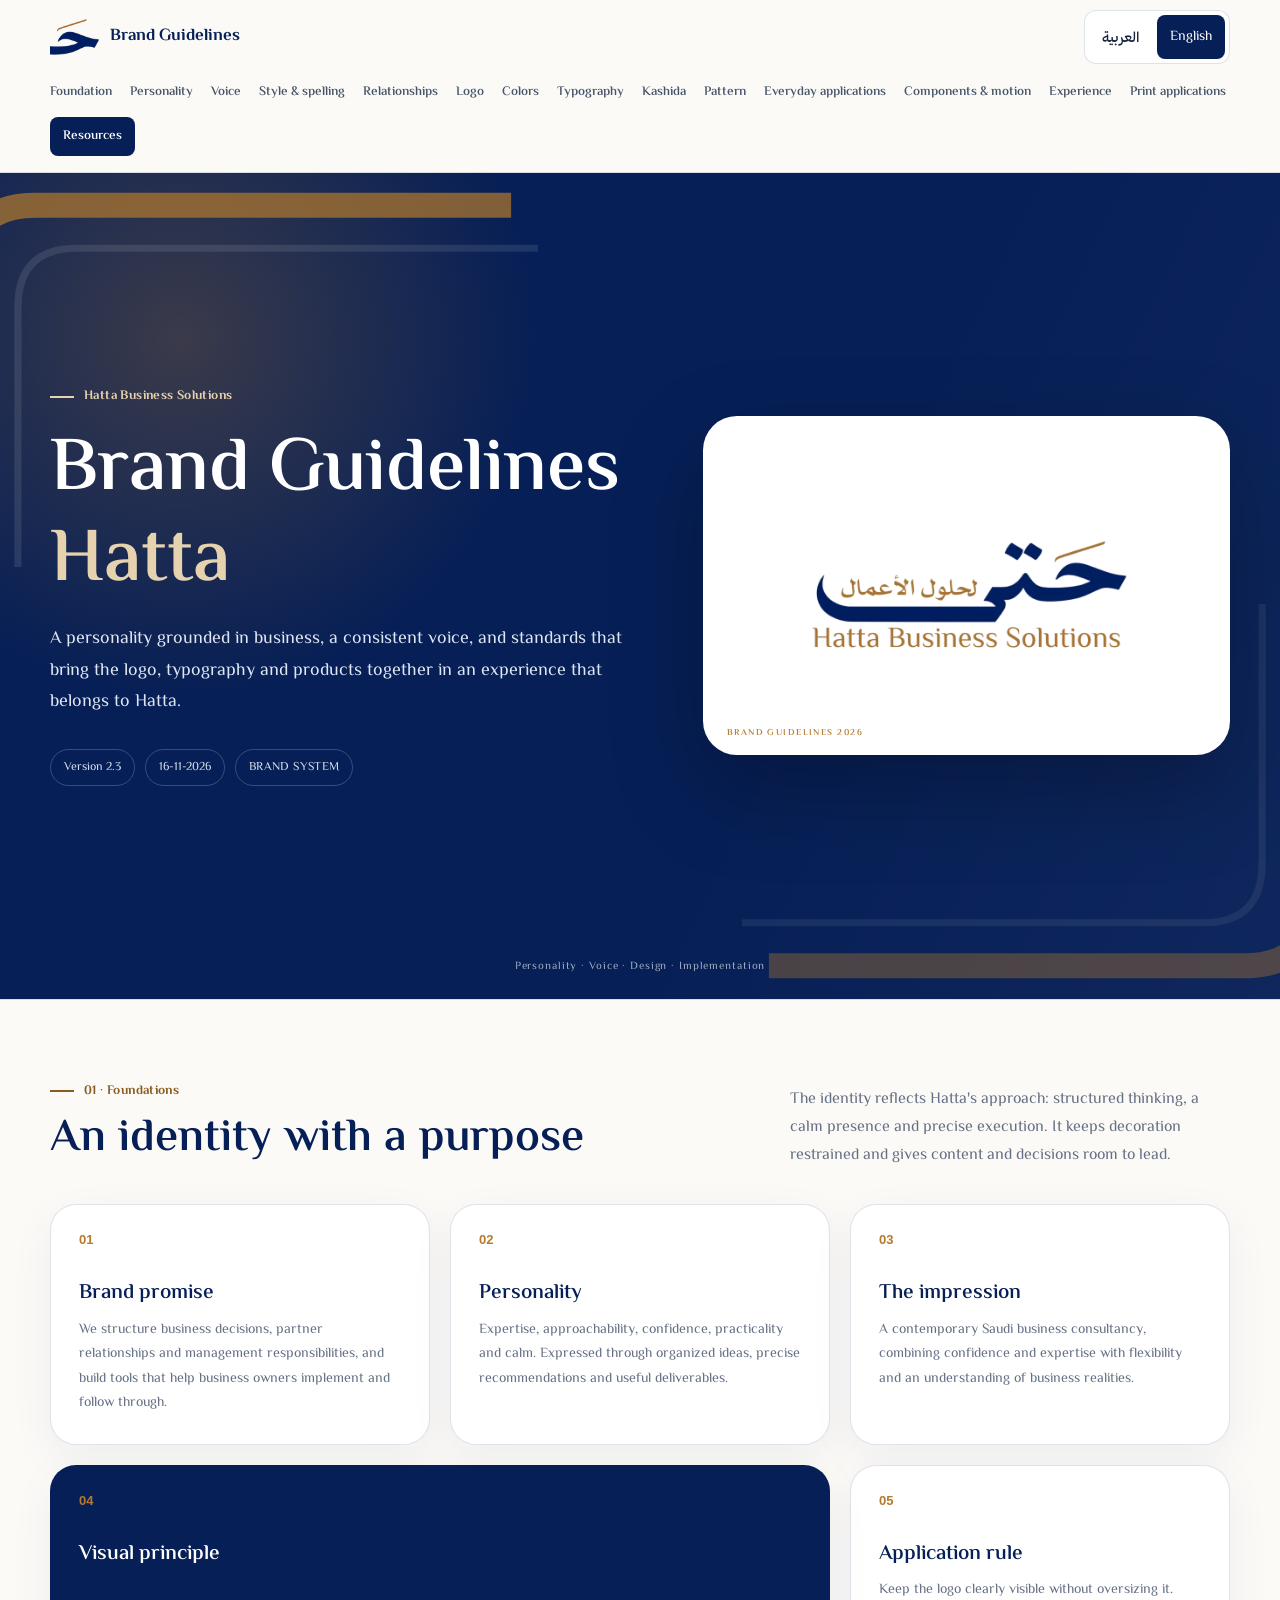
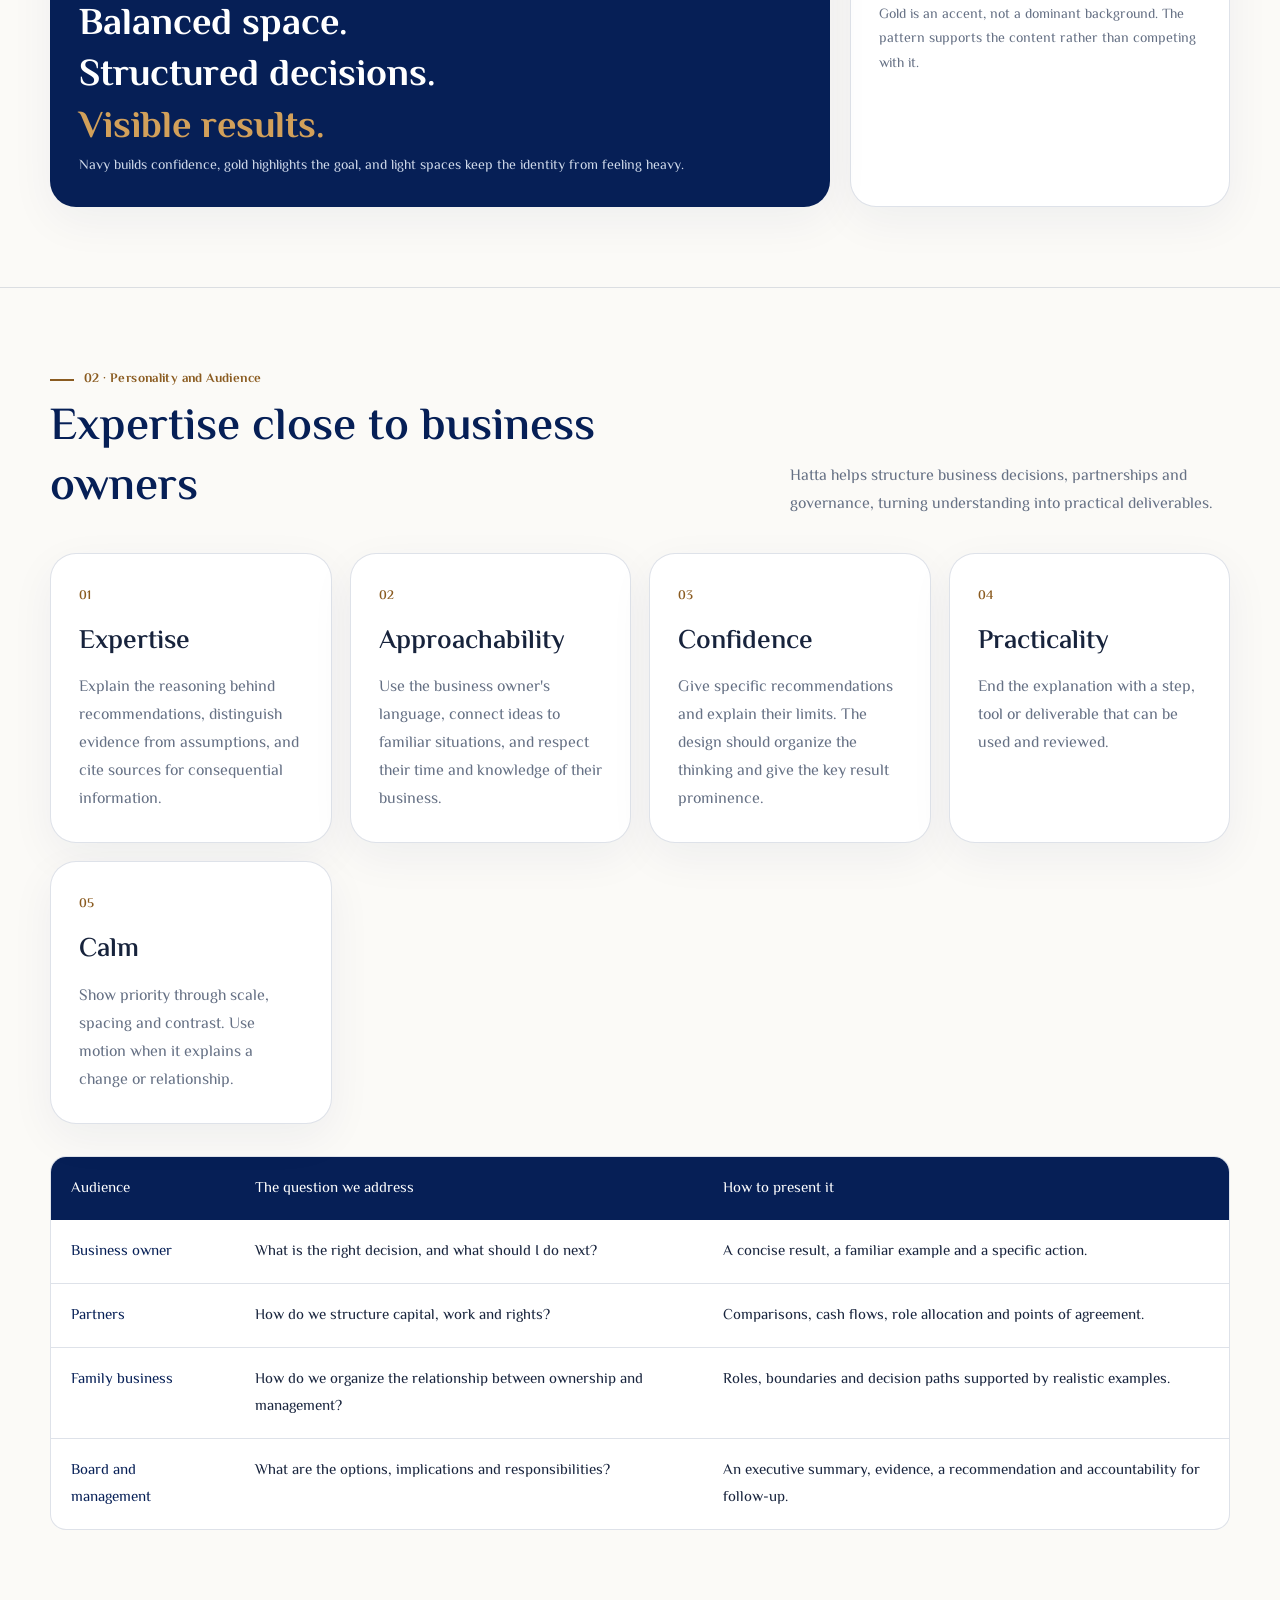
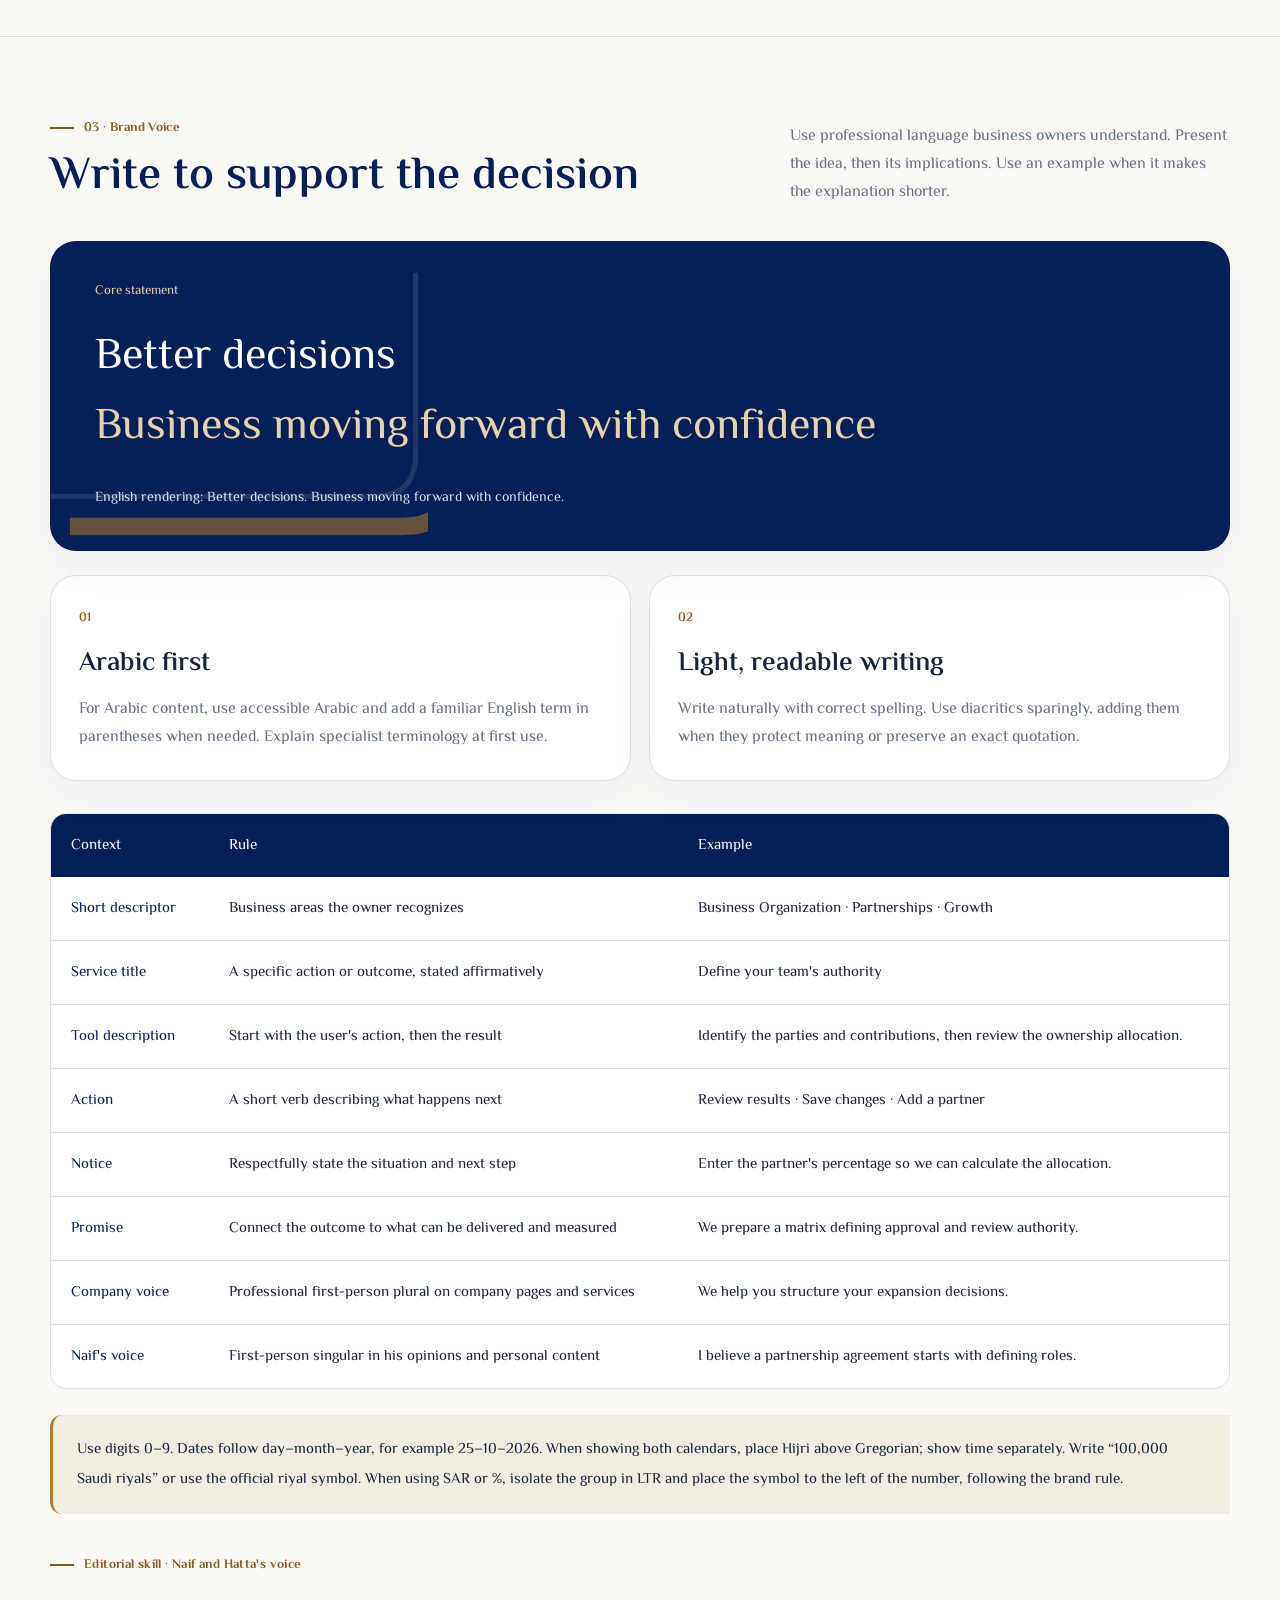
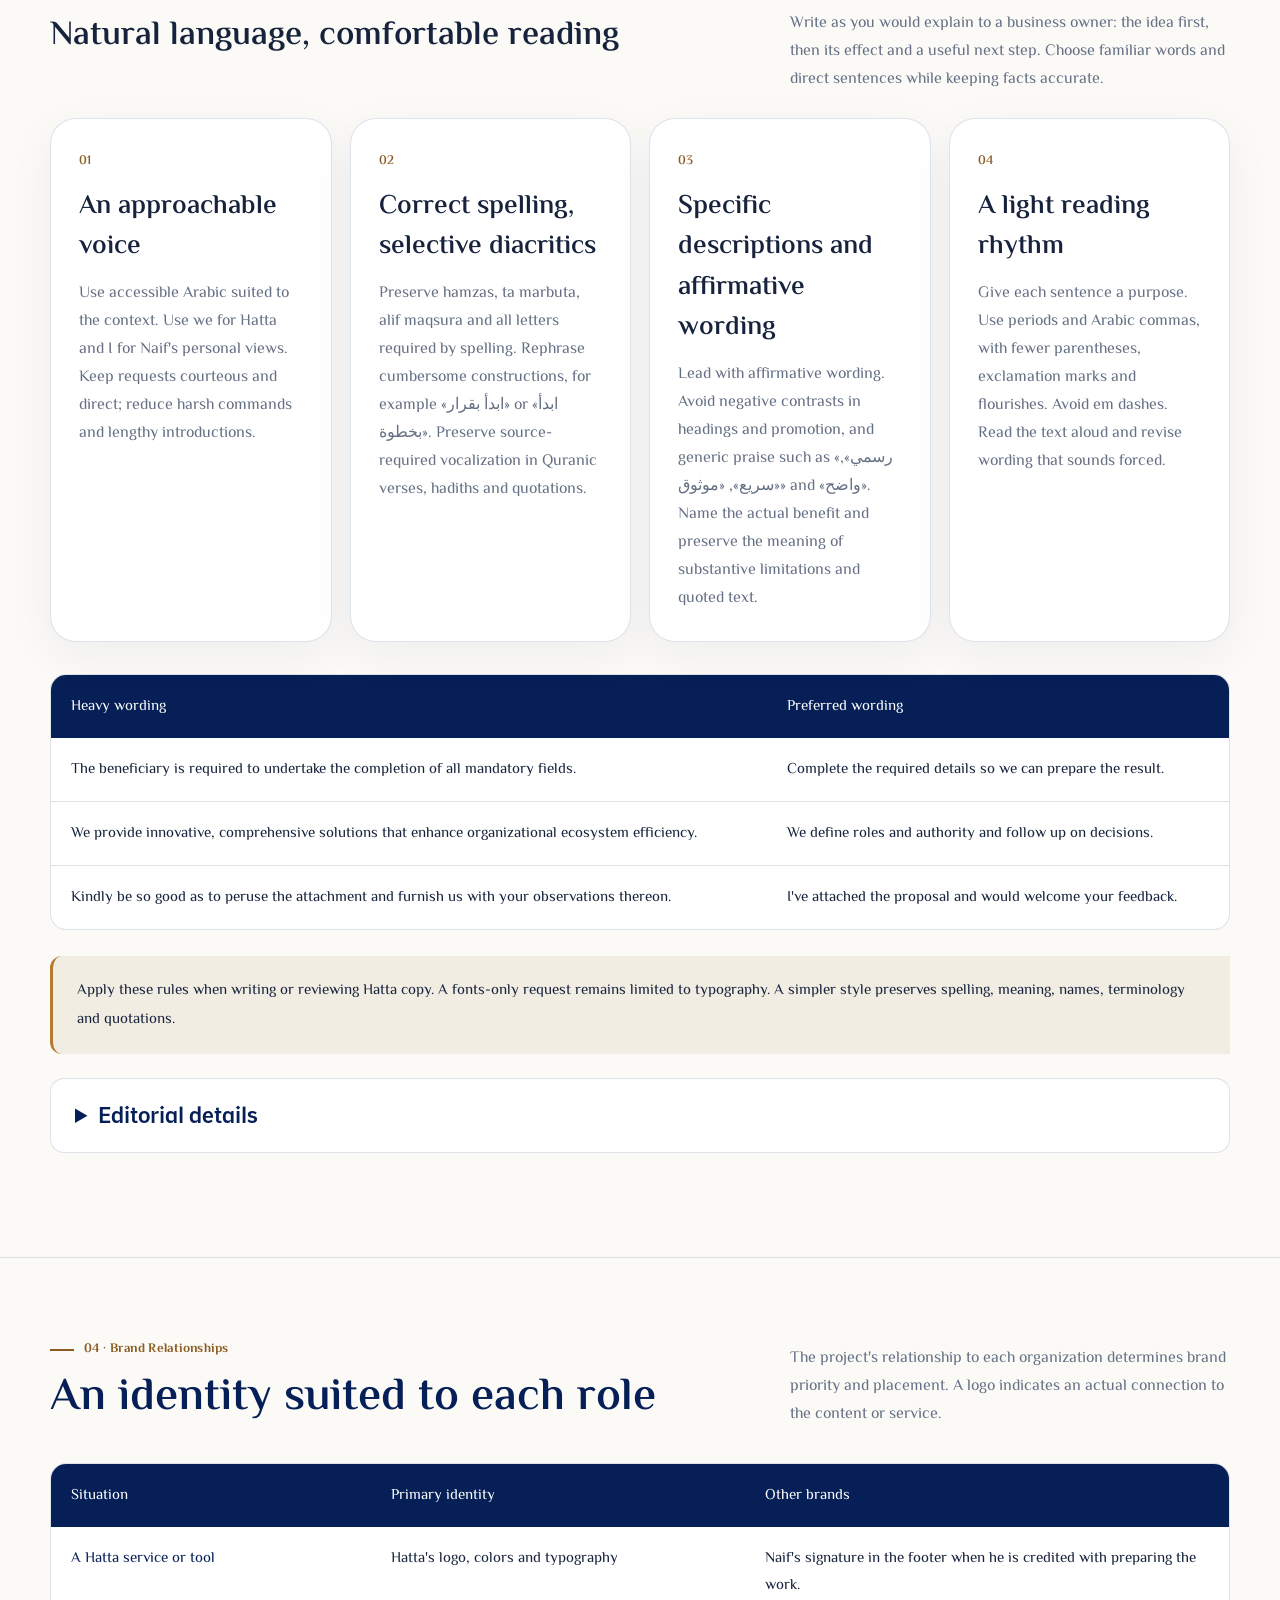
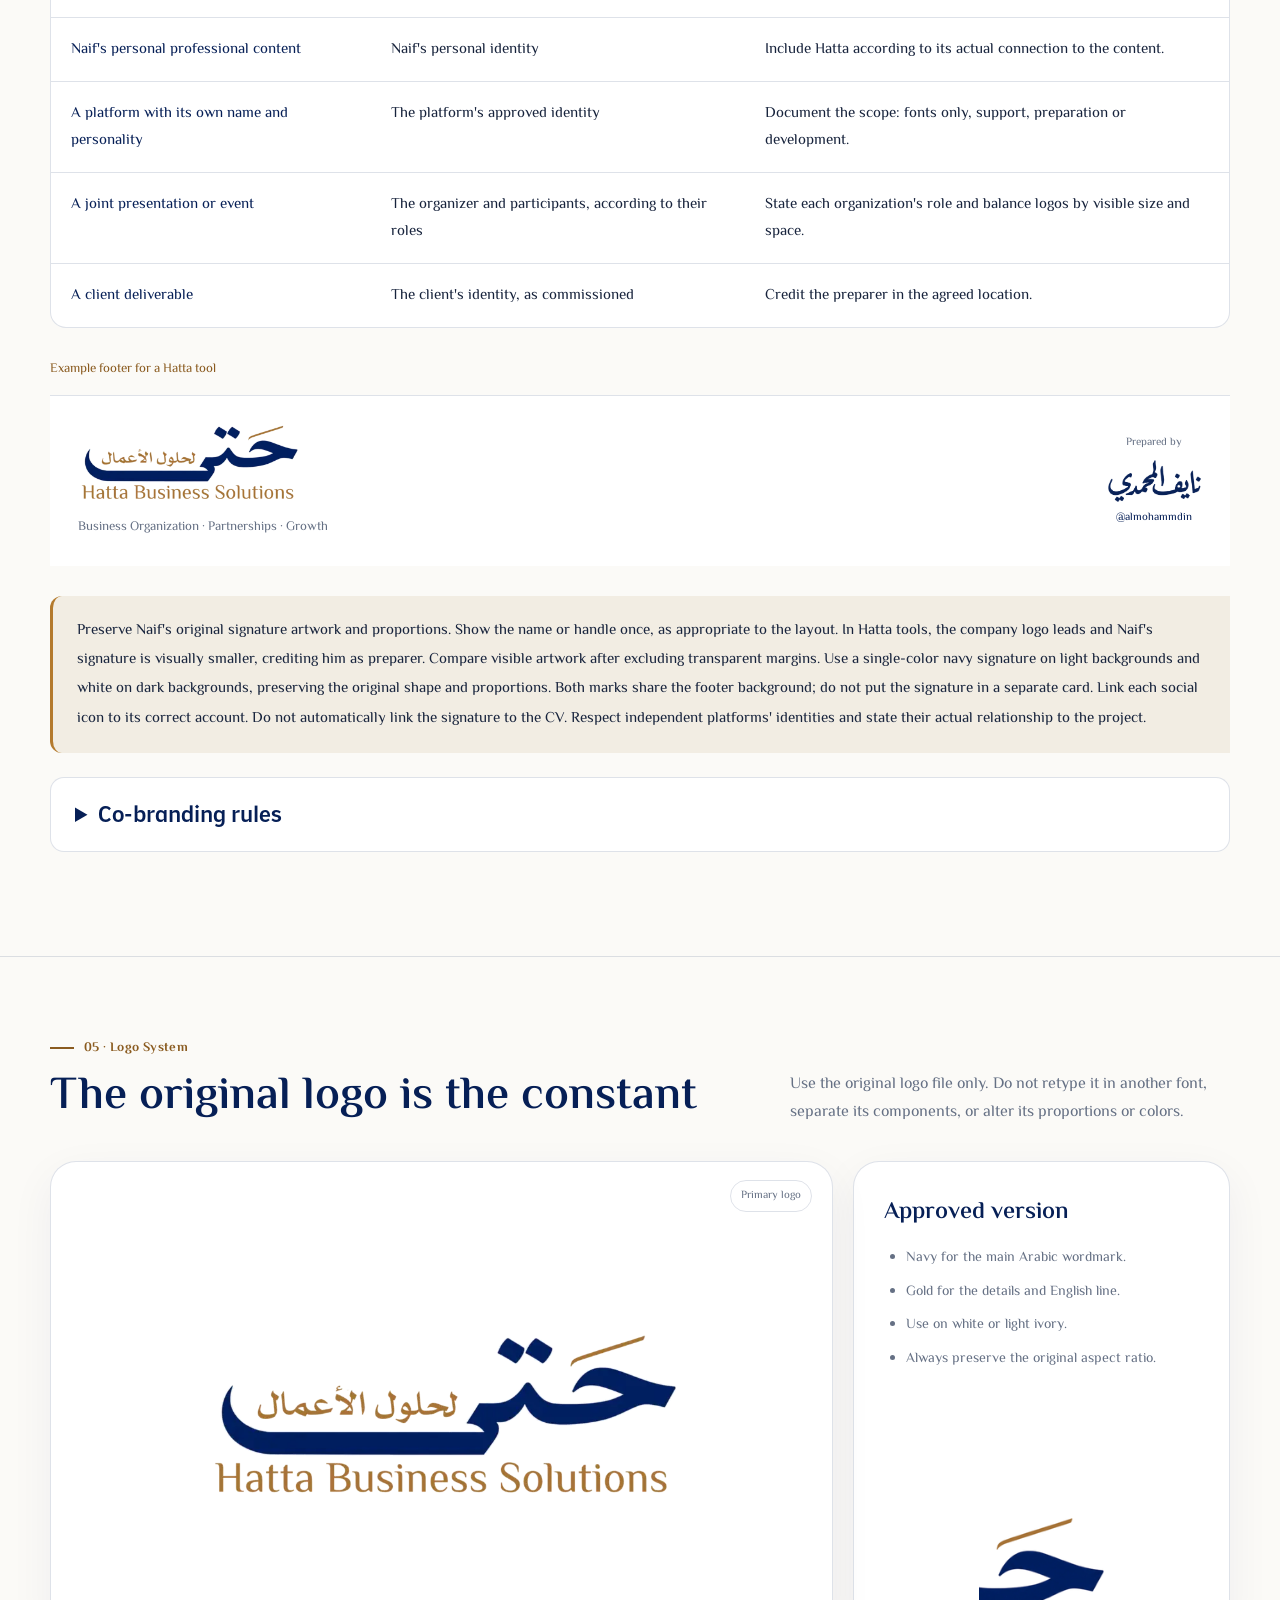
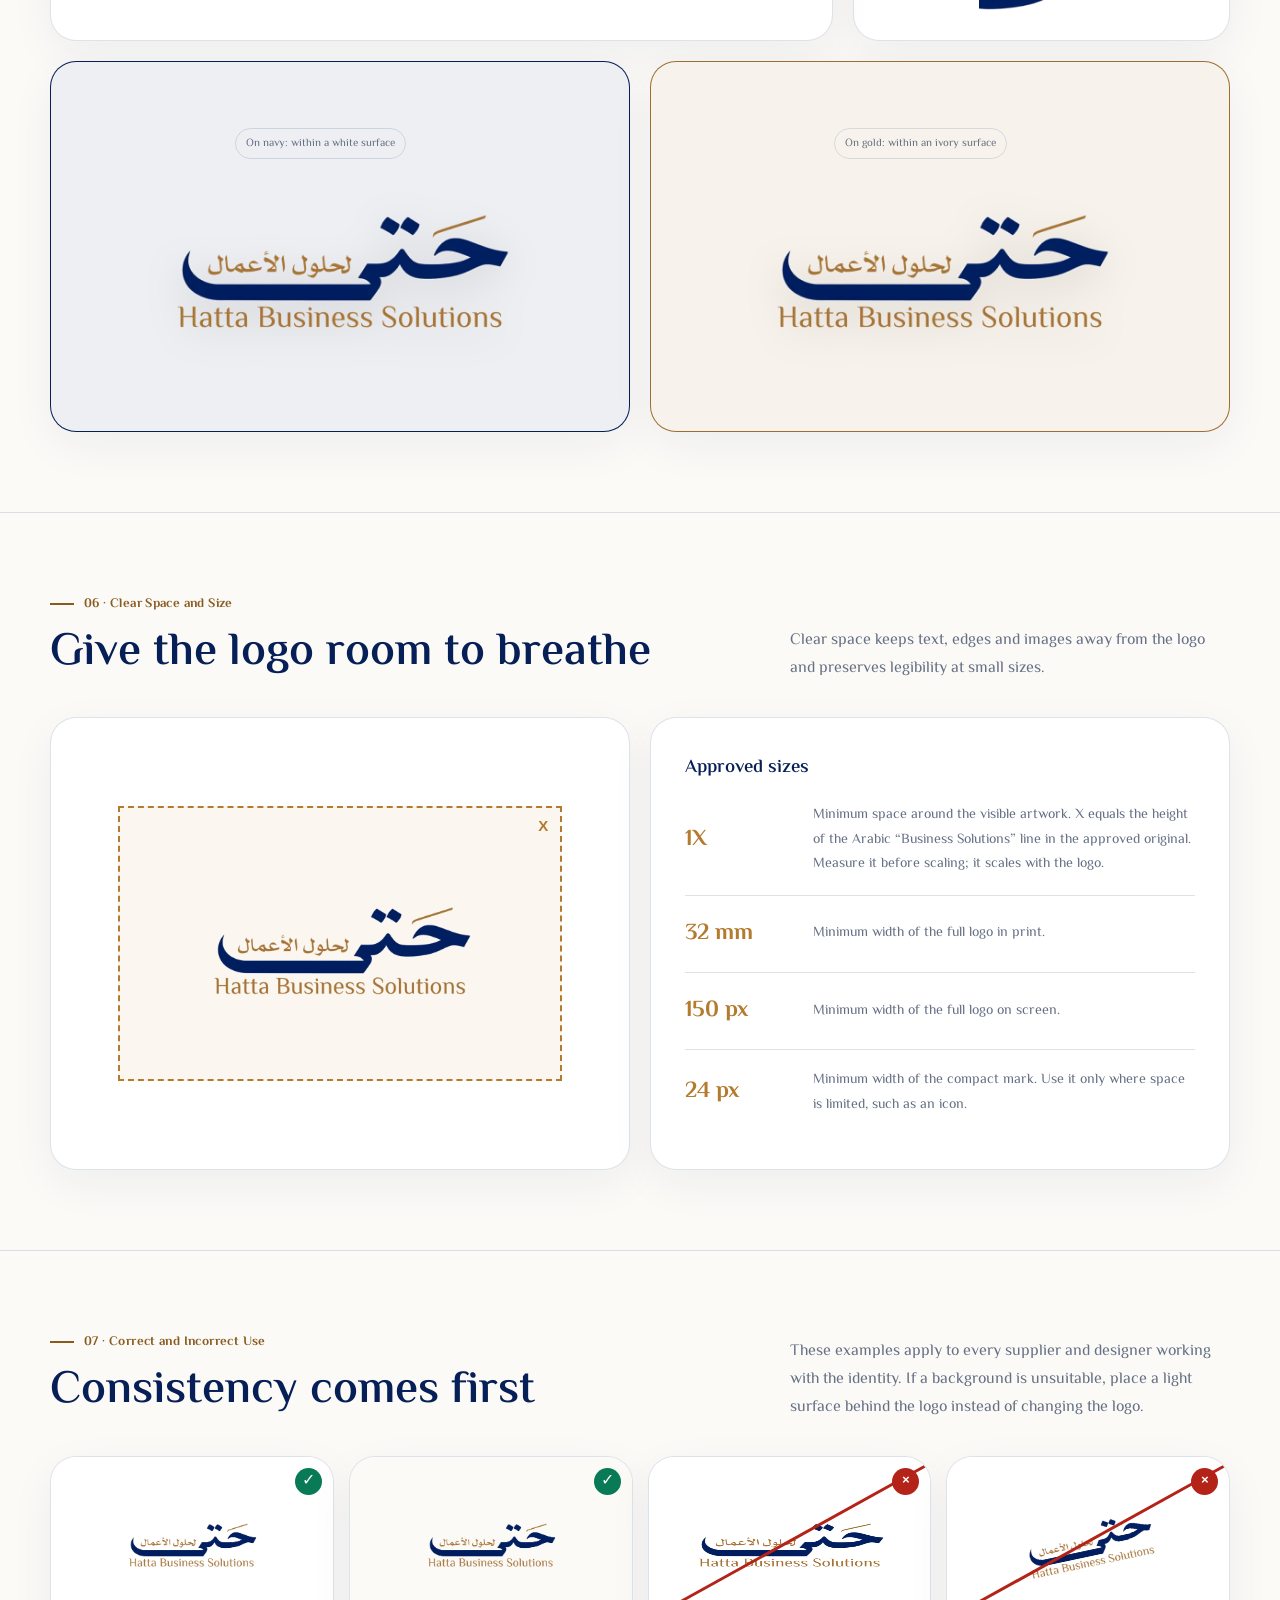
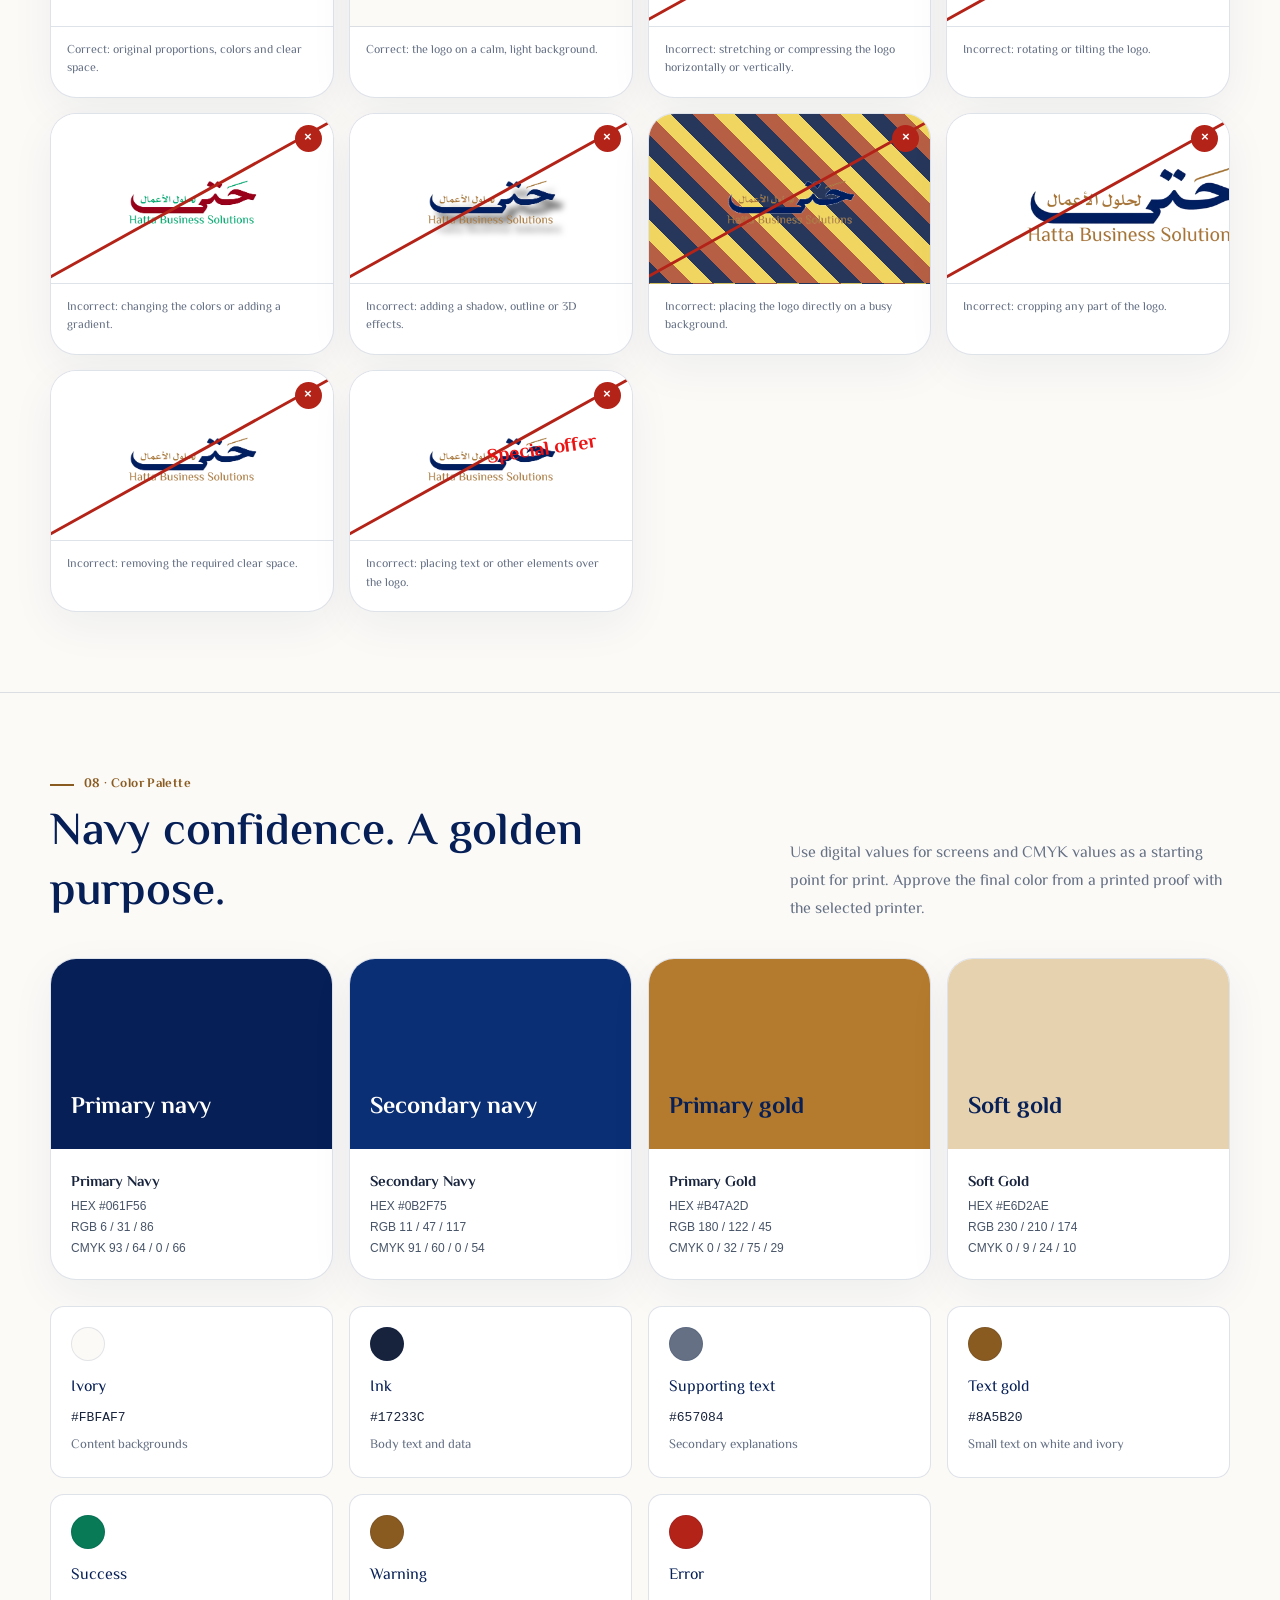
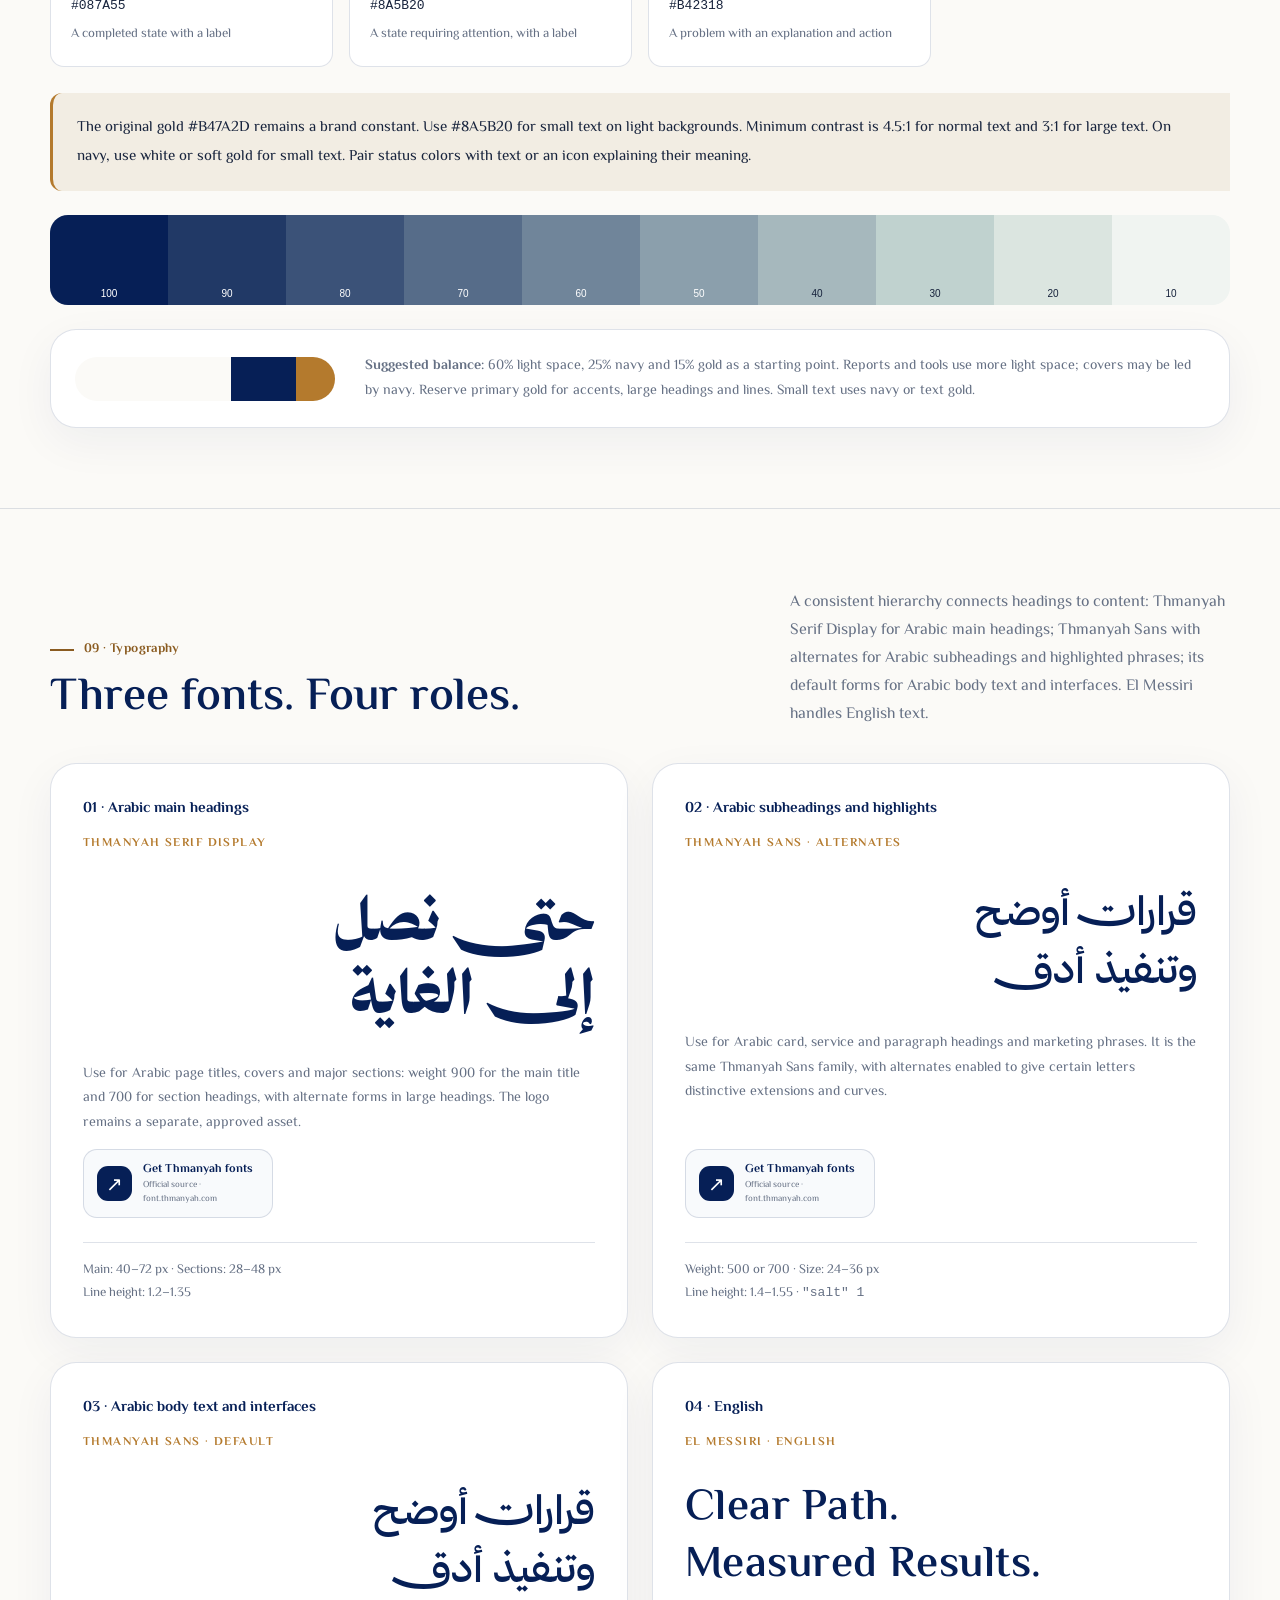
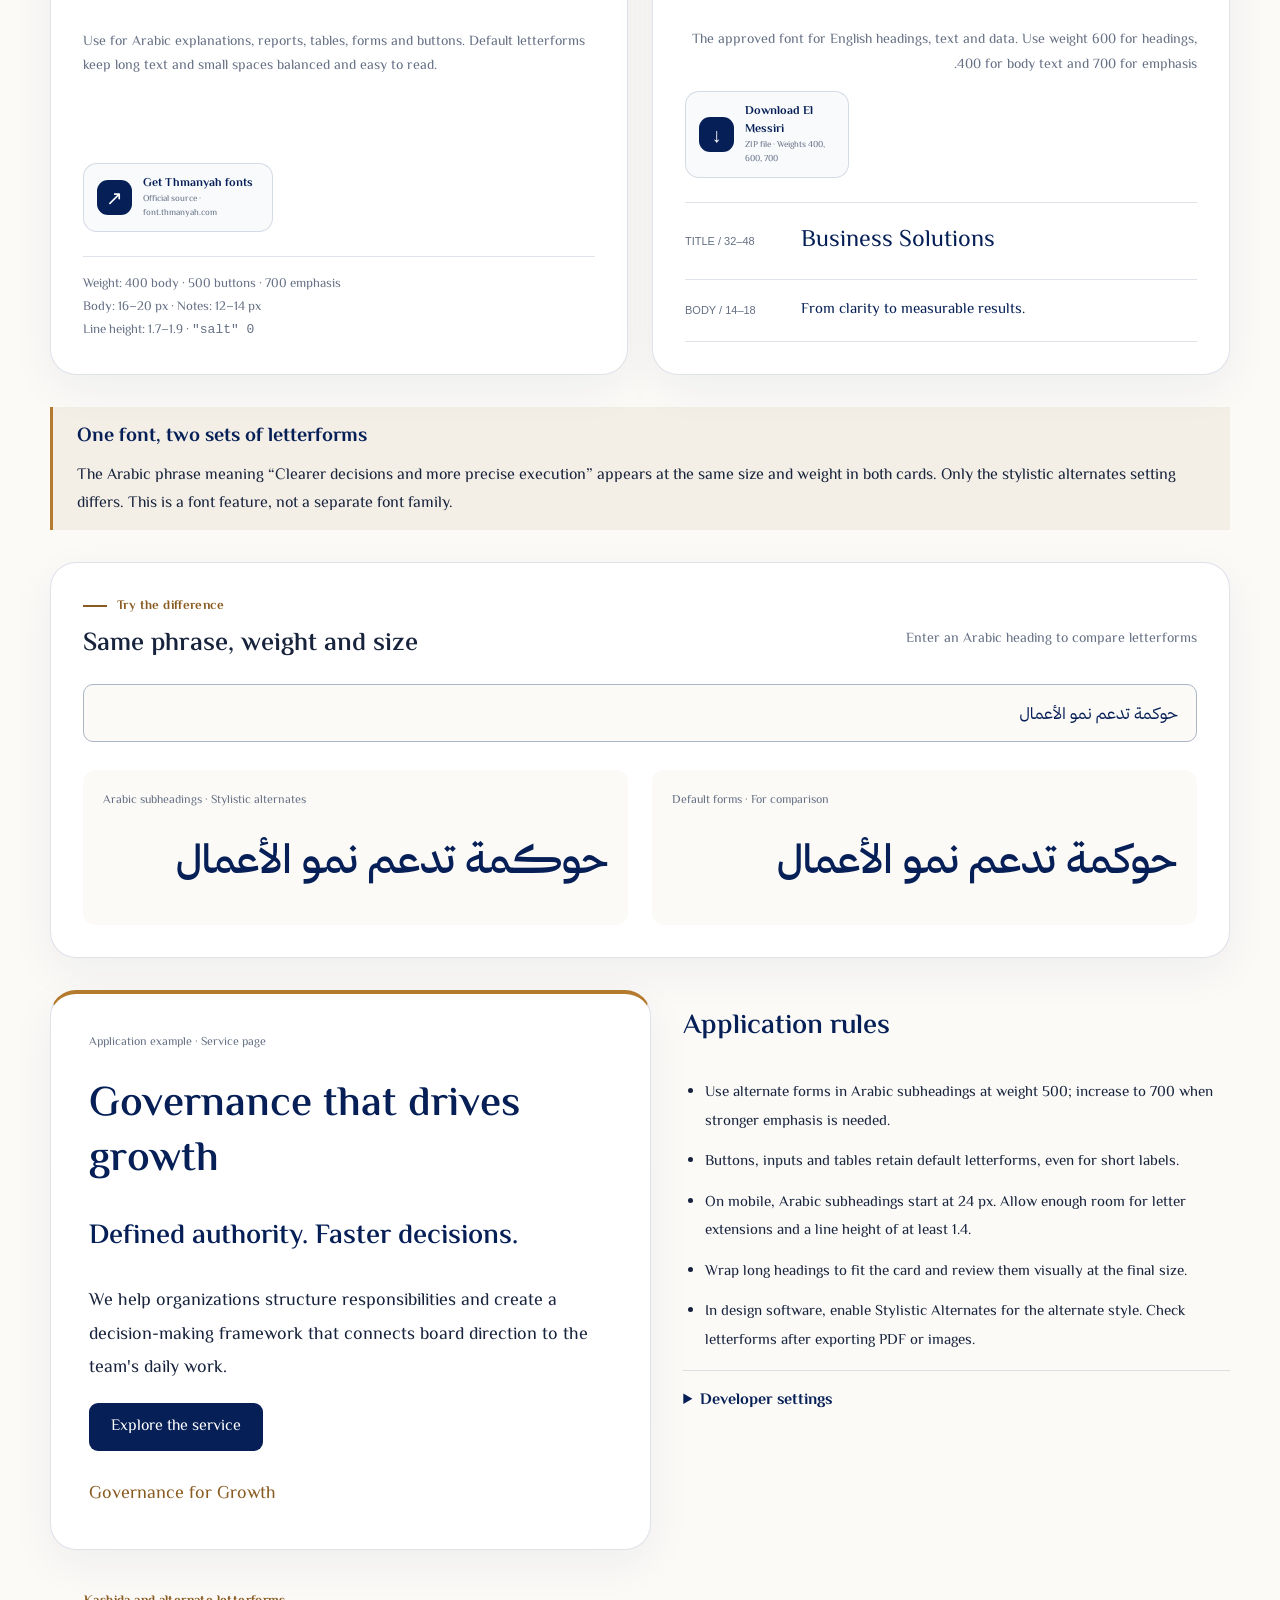
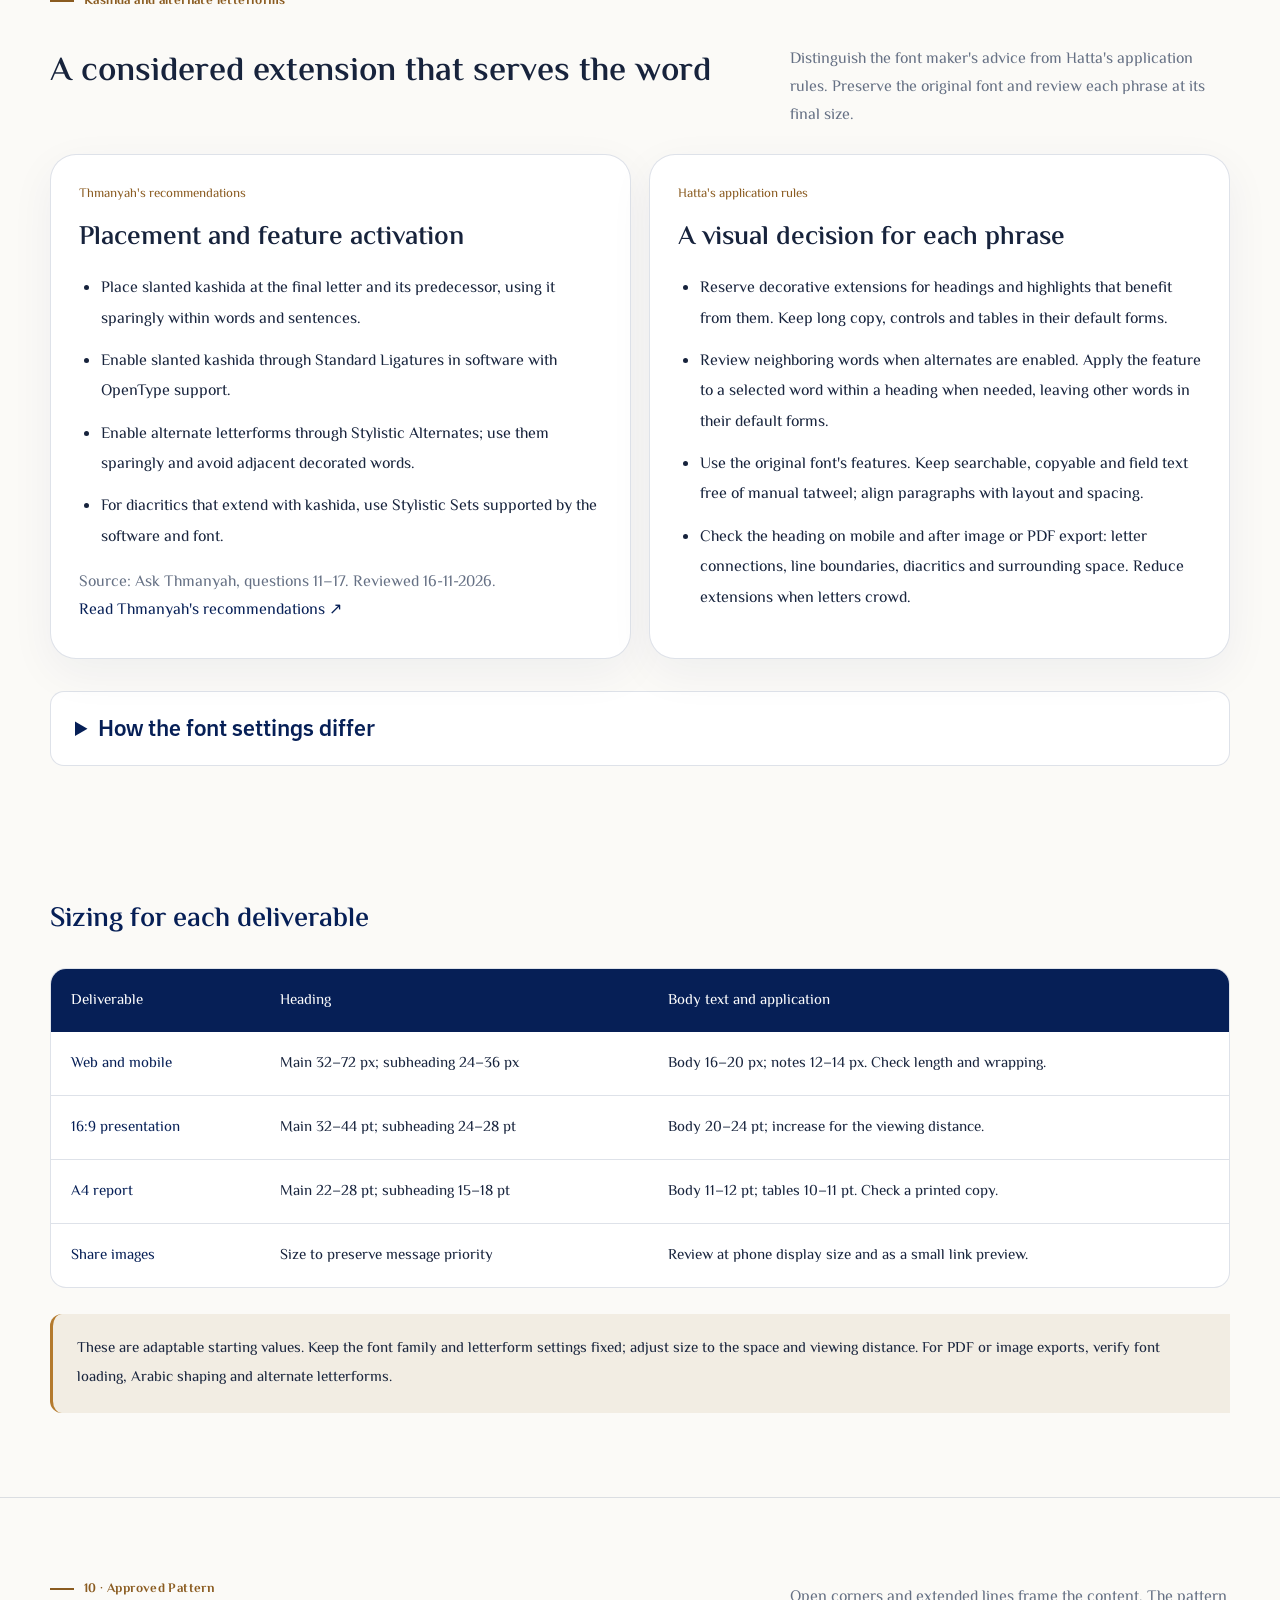
<file: en.html>
<!doctype html>
<html lang="en" dir="ltr">
<head>
  <meta charset="utf-8">
  <meta name="viewport" content="width=device-width, initial-scale=1, viewport-fit=cover">
  <meta name="theme-color" content="#061f56">
  <title>Hatta Brand Guidelines</title>
  <!-- Repository: hatta-brand-guide | Main file: index.html | Social preview: hatta-brand-guide-og.jpg (1200 × 630) -->
  <link rel="icon" type="image/png" href="assets/image-1.png">
  <link rel="apple-touch-icon" href="assets/image-1.png">
  <link rel="canonical" href="https://almohammdin.github.io/hatta-brand-guide/en.html">
  <meta name="description" content="Hatta&#x27;s personality, voice, design and application standards, with assets and implementation files for designers and AI assistants.">
  <meta property="og:locale" content="en_US">
  <meta property="og:type" content="website">
  <meta property="og:url" content="https://almohammdin.github.io/hatta-brand-guide/en.html">
  <meta property="og:title" content="Hatta Brand Guidelines | Personality and Application">
  <meta property="og:description" content="Hatta&#x27;s personality, voice, design and application standards, with assets and implementation files for designers and AI assistants.">
  <meta property="og:image" content="https://almohammdin.github.io/hatta-brand-guide/hatta-brand-guide-og.jpg">
  <meta property="og:image:width" content="1200">
  <meta property="og:image:height" content="630">
  <meta property="og:image:alt" content="Hatta Business Solutions Brand Guidelines">
  <meta name="twitter:card" content="summary_large_image">
  <meta name="twitter:title" content="Hatta Brand Guidelines | Personality and Application">
  <meta name="twitter:description" content="Hatta&#x27;s personality, voice, design and application standards, with assets and implementation files for designers and AI assistants.">
  <meta name="twitter:image" content="https://almohammdin.github.io/hatta-brand-guide/hatta-brand-guide-og.jpg">
  <style>
    @font-face{font-family:"El Messiri";src:url("assets/fonts/el-messiri-400.woff2") format("woff2");font-style:normal;font-weight:400;font-display:swap}
    @font-face{font-family:"El Messiri";src:url("assets/fonts/el-messiri-600.woff2") format("woff2");font-style:normal;font-weight:600;font-display:swap}
    @font-face{font-family:"El Messiri";src:url("assets/fonts/el-messiri-700.woff2") format("woff2");font-style:normal;font-weight:700;font-display:swap}
    @font-face{font-family:"Thmanyah Serif Display";src:url("assets/fonts/thmanyah-serif-display-400.woff2") format("woff2");font-style:normal;font-weight:400;font-display:swap}
    @font-face{font-family:"Thmanyah Serif Display";src:url("assets/fonts/thmanyah-serif-display-700.woff2") format("woff2");font-style:normal;font-weight:700;font-display:swap}
    @font-face{font-family:"Thmanyah Serif Display";src:url("assets/fonts/thmanyah-serif-display-900.woff2") format("woff2");font-style:normal;font-weight:900;font-display:swap}
    @font-face{font-family:"Thmanyah Sans";src:url("assets/fonts/thmanyah-sans-400.woff2") format("woff2");font-style:normal;font-weight:400;font-display:swap}
    @font-face{font-family:"Thmanyah Sans";src:url("assets/fonts/thmanyah-sans-500-600.woff2") format("woff2");font-style:normal;font-weight:500 600;font-display:swap}
    @font-face{font-family:"Thmanyah Sans";src:url("assets/fonts/thmanyah-sans-700-900.woff2") format("woff2");font-style:normal;font-weight:700 900;font-display:swap}
    :root{--navy:#061f56;--navy2:#0b2f75;--gold:#b47a2d;--gold2:#d2a05a;--sand:#e6d2ae;--paper:#fbfaf7;--ink:#17233c;--muted:#657084;--white:#fff;--line:rgba(6,31,86,.13);--danger:#b42318;--green:#087a55;--radius:26px;--shadow:0 24px 70px rgba(6,31,86,.12)}
    *{box-sizing:border-box}html{scroll-behavior:smooth;scroll-padding-top:92px}body{margin:0;background:var(--paper);color:var(--ink);font-family:"Thmanyah Sans","Thmanyah Serif Display",Tahoma,Arial,sans-serif;line-height:1.8;text-rendering:optimizeLegibility}img{max-width:100%;display:block}a{color:inherit;text-decoration:none}button{font:inherit}.wrap{width:min(1180px,calc(100% - 40px));margin-inline:auto}.display{font-family:"Thmanyah Serif Display","Thmanyah Sans",sans-serif;font-weight:800}.en{direction:ltr;font-family:Arial,sans-serif;letter-spacing:.03em}.kicker{display:flex;align-items:center;gap:10px;color:var(--gold);font-size:13px;font-weight:700;letter-spacing:.03em}.kicker:before{content:"";width:24px;height:2px;background:currentColor}.section{padding:92px 0;border-top:1px solid var(--line)}.section-head{display:grid;grid-template-columns:minmax(0,1fr) minmax(260px,440px);gap:48px;align-items:end;margin-bottom:48px}.section-head h2{font-size:clamp(30px,4vw,52px);line-height:1.25;margin:8px 0 0;color:var(--navy)}.section-head p{margin:0;color:var(--muted);font-size:17px}.card{background:#fff;border:1px solid var(--line);border-radius:var(--radius);box-shadow:0 14px 45px rgba(6,31,86,.055)}
    .topbar{position:sticky;top:0;z-index:80;height:74px;background:rgba(251,250,247,.92);backdrop-filter:blur(18px);border-bottom:1px solid var(--line)}.nav{height:100%;display:flex;align-items:center;justify-content:space-between;gap:24px}.mini-brand{display:flex;align-items:center;gap:11px;min-width:max-content}.mini-brand img{width:49px;height:39px;object-fit:contain}.mini-brand b{font-family:"Thmanyah Serif Display";color:var(--navy);font-size:18px}.links{display:flex;gap:19px;align-items:center;color:#475467;font-size:13px;font-weight:600}.links a:hover{color:var(--gold)}.print-btn{border:0;border-radius:99px;background:var(--navy);color:#fff;padding:10px 17px;cursor:pointer;box-shadow:0 8px 24px rgba(6,31,86,.15)}
    .cover{min-height:calc(100vh - 74px);display:flex;align-items:center;position:relative;overflow:hidden;background:var(--navy);color:#fff}.cover:before{content:"";position:absolute;inset:0;background:radial-gradient(circle at 14% 20%,rgba(180,122,45,.3),transparent 28%),linear-gradient(115deg,transparent 60%,rgba(255,255,255,.035))}.cover-pattern{position:absolute;inset:0;opacity:.17}.cover-grid{position:relative;z-index:1;display:grid;grid-template-columns:1.05fr .95fr;gap:70px;align-items:center;padding:90px 0}.cover h1{font-size:clamp(48px,8vw,96px);line-height:1.08;margin:18px 0 16px}.cover h1 span{display:block;color:var(--gold2)}.cover p{font-size:19px;color:#dfe6f3;max-width:620px;margin:0}.cover-meta{display:flex;gap:10px;flex-wrap:wrap;margin-top:30px}.cover-meta span{border:1px solid rgba(255,255,255,.2);border-radius:99px;padding:7px 13px;color:#dae2f0;font-size:12px}.cover-logo{background:#fff;border-radius:34px;padding:55px 45px;box-shadow:0 35px 90px rgba(0,0,0,.25);position:relative}.cover-logo:after{content:"BRAND GUIDELINES 2026";position:absolute;left:24px;bottom:17px;color:var(--gold);font:600 9px/1 Arial;letter-spacing:.16em}.cover-logo img{width:100%;height:auto}.scroll-note{position:absolute;bottom:22px;right:50%;transform:translateX(50%);font-size:11px;color:#9eabc1;letter-spacing:.08em}
    .intro-grid{display:grid;grid-template-columns:repeat(3,1fr);gap:20px}.intro-card{padding:28px}.intro-card .n{font:700 13px/1 Arial;color:var(--gold);margin-bottom:32px}.intro-card h3{color:var(--navy);margin:0 0 8px;font-size:21px}.intro-card p{margin:0;color:var(--muted);font-size:14px}.principle{grid-column:span 2;background:var(--navy);color:#fff;position:relative;overflow:hidden}.principle h3{color:#fff}.principle p{color:#ced8e9}.principle strong{font-family:"Thmanyah Serif Display";font-size:38px;line-height:1.35;display:block;margin-top:30px}.principle strong em{font-style:normal;color:var(--gold2)}
    .logo-master{display:grid;grid-template-columns:1.35fr .65fr;gap:20px}.logo-board{min-height:450px;display:grid;place-items:center;padding:70px;position:relative;background:#fff}.logo-board img{width:min(650px,100%)}.logo-board .tag,.logo-reverse .tag{position:absolute;top:18px;right:20px;font-size:11px;color:var(--muted);padding:5px 10px;border:1px solid var(--line);border-radius:99px}.logo-notes{padding:30px;display:flex;flex-direction:column;justify-content:space-between}.logo-notes h3{color:var(--navy);font-size:24px;margin:0 0 12px}.logo-notes ul{margin:0;padding-right:19px;color:var(--muted);font-size:14px}.logo-notes li+li{margin-top:9px}.logo-mark{width:125px;margin:28px auto 0}.logo-variants{display:grid;grid-template-columns:1fr 1fr;gap:20px;margin-top:20px}.logo-reverse{min-height:260px;display:grid;place-items:center;padding:48px;position:relative;overflow:hidden}.logo-reverse.navy{background:var(--navy)}.logo-reverse.gold{background:var(--gold)}.logo-reverse img{width:min(460px,100%);filter:drop-shadow(0 8px 20px rgba(0,0,0,.12))}.logo-reverse.navy:before,.logo-reverse.gold:before{content:"";position:absolute;inset:0;background:rgba(255,255,255,.93)}.logo-reverse.navy img,.logo-reverse.gold img,.logo-reverse .tag{position:relative}.logo-reverse.gold:before{background:rgba(251,250,247,.95)}
    .clearspace-grid{display:grid;grid-template-columns:1fr 1fr;gap:20px}.clear-demo{padding:42px;min-height:390px;display:grid;place-items:center}.safe-zone{position:relative;width:min(520px,90%);padding:42px;border:2px dashed var(--gold);background:rgba(230,210,174,.18)}.safe-zone:after{content:"X";position:absolute;top:9px;right:12px;color:var(--gold);font:700 15px Arial}.safe-zone img{width:100%}.measure-card{padding:34px}.measure-card h3{margin:0;color:var(--navy)}.measure-row{display:grid;grid-template-columns:110px 1fr;gap:18px;padding:18px 0;border-bottom:1px solid var(--line);align-items:center}.measure-row:last-child{border-bottom:0}.measure-row b{font-size:23px;color:var(--gold)}.measure-row span{font-size:14px;color:var(--muted)}
    .dos{display:grid;grid-template-columns:repeat(4,1fr);gap:15px}.rule{overflow:hidden;position:relative}.rule-visual{height:170px;display:grid;place-items:center;padding:30px;background:#fff;border-bottom:1px solid var(--line);position:relative}.rule-visual img{max-height:93px;width:auto}.rule p{font-size:12px;line-height:1.55;margin:0;padding:15px 16px 18px;color:var(--muted)}.rule .status{position:absolute;z-index:2;top:11px;right:11px;width:27px;height:27px;border-radius:50%;display:grid;place-items:center;color:#fff;font-weight:800}.rule.ok .status{background:var(--green)}.rule.bad .status{background:var(--danger)}.rule.bad .rule-visual:after{content:"";position:absolute;width:115%;height:3px;background:var(--danger);transform:rotate(-29deg)}.bad-stretch img{transform:scaleX(1.45)}.bad-rotate img{transform:rotate(-12deg)}.bad-shadow img{filter:drop-shadow(8px 9px 3px #777)}.bad-color img{filter:hue-rotate(115deg) saturate(1.7)}.bad-busy{background:repeating-linear-gradient(45deg,#26375b 0 15px,#b65f44 15px 30px,#f0d660 30px 45px)}.bad-crop img{transform:scale(1.7) translateX(15%)}.bad-tight{padding:3px}.bad-text:before{content:"Special offer";position:absolute;z-index:3;top:62px;right:35px;font-size:25px;color:#e11;font-weight:800;transform:rotate(-8deg)}
    .palette{display:grid;grid-template-columns:repeat(4,1fr);gap:16px}.swatch{overflow:hidden}.swatch-color{height:190px;padding:20px;display:flex;align-items:flex-end;color:#fff}.swatch-color b{font-size:24px}.swatch-info{padding:20px;font:12px/1.75 Arial;color:#475467;direction:ltr}.swatch-info strong{display:block;color:var(--ink);font:700 15px/1.8 "Thmanyah Sans";direction:rtl}.tints{display:grid;grid-template-columns:repeat(10,1fr);height:90px;border-radius:18px;overflow:hidden;margin-top:22px}.tints span{display:flex;align-items:flex-end;justify-content:center;padding:6px;font:10px Arial;color:#fff}.tints span:nth-child(n+7){color:var(--ink)}.ratio-note{margin-top:24px;padding:24px;display:grid;grid-template-columns:260px 1fr;gap:30px;align-items:center}.ratio-bar{display:flex;height:44px;border-radius:99px;overflow:hidden}.ratio-bar i:nth-child(1){width:60%;background:var(--paper)}.ratio-bar i:nth-child(2){width:25%;background:var(--navy)}.ratio-bar i:nth-child(3){width:15%;background:var(--gold)}.ratio-note p{margin:0;color:var(--muted);font-size:14px}
    .type-grid{display:grid;grid-template-columns:1fr 1fr;gap:20px}.type-card{padding:34px;min-height:390px}.type-card .font-name{color:var(--gold);font:700 12px Arial;letter-spacing:.12em}.type-card .sample{font-family:"Thmanyah Serif Display";font-weight:900;font-size:68px;line-height:1.22;color:var(--navy);margin:35px 0 20px}.type-card.secondary .sample{font-family:"Thmanyah Sans";font-weight:500;font-size:48px;line-height:1.35}.type-card p{font-size:14px;color:var(--muted)}.type-scale{margin-top:20px;border-top:1px solid var(--line)}.type-line{display:grid;grid-template-columns:100px 1fr;align-items:center;gap:16px;padding:17px 0;border-bottom:1px solid var(--line)}.type-line small{font:11px Arial;color:var(--muted);direction:ltr}.type-line span{color:var(--navy)}
    .pattern-show{display:grid;grid-template-columns:1.2fr .8fr;gap:20px}.pattern-main{min-height:420px;background:var(--navy);position:relative;overflow:hidden;border-radius:var(--radius)}.pattern-main svg{position:absolute;inset:0;width:100%;height:100%}.pattern-caption{position:absolute;right:34px;bottom:30px;color:#fff}.pattern-caption h3{font-size:31px;margin:0}.pattern-caption p{margin:4px 0 0;color:#c8d3e6;font-size:13px}.pattern-rules{padding:30px}.pattern-rules h3{margin:0 0 20px;color:var(--navy)}.use-level{display:grid;grid-template-columns:78px 1fr;gap:14px;align-items:center;margin:16px 0}.use-level i{height:34px;border-radius:8px;background:var(--navy);position:relative;overflow:hidden}.use-level i:after{content:"ى";font-family:"Thmanyah Serif Display";position:absolute;color:var(--gold);font-size:40px;right:7px;top:-20px;opacity:var(--o)}.use-level b{font-size:14px}.use-level span{display:block;font-size:11px;color:var(--muted)}
    .mockup-grid{display:grid;grid-template-columns:repeat(12,1fr);gap:20px}.mock{position:relative;overflow:hidden;min-height:350px;background:#e9e6df;border-radius:var(--radius);border:1px solid rgba(6,31,86,.08)}.mock h3{position:absolute;top:18px;right:22px;margin:0;color:var(--navy);font-size:15px;z-index:5}.mock .spec{position:absolute;bottom:13px;right:18px;color:#6c7480;font:10px Arial;direction:ltr;z-index:5}.stationery{grid-column:span 7;min-height:510px}.envelope-mock{grid-column:span 5;min-height:510px}.card-mock{grid-column:span 5}.notebook-mock{grid-column:span 7}.letter{position:absolute;width:52%;height:76%;background:#fff;left:12%;top:12%;box-shadow:0 22px 50px rgba(0,0,0,.18);padding:7% 5%}.letter img{width:48%;margin-right:auto}.letter .gold-line{height:3px;background:var(--gold);margin:25px 0}.letter .textline{height:5px;border-radius:5px;background:#e0e5ec;margin:12px 0}.letter .textline.short{width:55%}.letter .footerline{position:absolute;bottom:6%;right:8%;left:8%;height:20px;border-top:1px solid var(--gold);font:7px Arial;color:var(--navy);padding-top:6px;direction:ltr}.folder{position:absolute;width:42%;height:68%;background:var(--navy);right:8%;top:19%;box-shadow:0 20px 40px rgba(0,0,0,.2);padding:26px}.folder img{filter:none;background:#fff;border-radius:12px;padding:12px}.folder:after{content:"";position:absolute;inset:auto 0 0;height:32%;opacity:.4;background-image:url("data:image/svg+xml,%3Csvg xmlns='http://www.w3.org/2000/svg' width='150' height='90'%3E%3Cpath d='M-10 55 Q35 8 80 55 T170 55' fill='none' stroke='%23b47a2d' stroke-width='3'/%3E%3Ccircle cx='62' cy='67' r='3' fill='%23b47a2d'/%3E%3Ccircle cx='73' cy='67' r='3' fill='%23b47a2d'/%3E%3C/svg%3E")}.envelope{position:absolute;width:78%;height:45%;left:11%;top:28%;background:#fff;box-shadow:0 22px 45px rgba(0,0,0,.17);overflow:hidden}.envelope:before{content:"";position:absolute;inset:0;background:linear-gradient(32deg,transparent 49.5%,#eee 50%,transparent 50.6%),linear-gradient(-32deg,transparent 49.5%,#eee 50%,transparent 50.6%)}.envelope img{position:absolute;width:38%;top:22px;right:26px}.envelope .address{position:absolute;bottom:25px;left:27px;color:#7b8491;font:8px/1.6 Arial;direction:ltr}.envelope .band{position:absolute;inset:0 0 0 auto;width:9px;background:var(--gold)}.business-card{position:absolute;width:71%;height:42%;border-radius:9px;box-shadow:0 20px 40px rgba(0,0,0,.2);padding:24px}.business-card.front{background:#fff;right:8%;top:18%;transform:rotate(-4deg);z-index:2}.business-card.back{background:var(--navy);left:8%;bottom:14%;transform:rotate(4deg)}.business-card.front img{width:48%}.business-card.front .person{position:absolute;bottom:23px;right:24px}.business-card.front .person b{display:block;color:var(--navy);font-size:12px}.business-card.front .person span{font-size:8px;color:var(--gold)}.business-card.back img{width:50%;margin:auto;background:#fff;border-radius:9px;padding:8px}.book{position:absolute;width:55%;height:72%;background:var(--navy);right:22%;top:14%;border-radius:7px 18px 18px 7px;box-shadow:16px 22px 45px rgba(0,0,0,.25);padding:50px 35px}.book:before{content:"";position:absolute;top:0;bottom:0;right:13px;border-right:2px solid rgba(255,255,255,.12)}.book img{background:#fff;border-radius:12px;padding:13px}.book .year{position:absolute;bottom:27px;right:35px;color:var(--gold);font:700 12px Arial}.book .pat{position:absolute;inset:auto 0 0;height:35%;opacity:.5;background-image:url("data:image/svg+xml,%3Csvg xmlns='http://www.w3.org/2000/svg' width='150' height='90'%3E%3Cpath d='M-10 55 Q35 8 80 55 T170 55' fill='none' stroke='%23b47a2d' stroke-width='3'/%3E%3Ccircle cx='62' cy='67' r='3' fill='%23b47a2d'/%3E%3Ccircle cx='73' cy='67' r='3' fill='%23b47a2d'/%3E%3C/svg%3E")}
    .display-grid{display:grid;grid-template-columns:repeat(12,1fr);gap:20px}.rollup-box{grid-column:span 4;min-height:580px}.popup-box{grid-column:span 8;min-height:580px}.rollup{position:absolute;width:46%;height:77%;background:#fff;right:27%;top:12%;box-shadow:0 18px 40px rgba(0,0,0,.18);padding:36px 24px;overflow:hidden}.rollup:before{content:"";position:absolute;top:0;left:0;right:0;height:11px;background:var(--gold)}.rollup img{margin-top:20px}.rollup h4{font-family:"Thmanyah Serif Display";color:var(--navy);font-size:23px;line-height:1.3;margin:43px 0 10px}.rollup p{font-size:9px;color:var(--muted);line-height:1.7}.rollup .cta{position:absolute;bottom:28px;right:24px;left:24px;background:var(--navy);color:#fff;text-align:center;border-radius:99px;padding:8px;font-size:8px}.rollup .pattern-small{position:absolute;left:-60px;bottom:77px;width:190px;height:110px;border:3px solid var(--gold);border-radius:50%;opacity:.18}.stand{position:absolute;height:9px;background:#1d2430;bottom:8%;right:19%;left:19%;border-radius:3px}.popup{position:absolute;width:86%;height:58%;right:7%;top:21%;background:var(--navy);box-shadow:0 22px 45px rgba(0,0,0,.2);display:flex;align-items:center;justify-content:center;overflow:hidden}.popup:before{content:"";position:absolute;inset:0;opacity:.25;background-image:url("data:image/svg+xml,%3Csvg xmlns='http://www.w3.org/2000/svg' width='200' height='110'%3E%3Cpath d='M-20 65 Q40 5 100 65 T220 65' fill='none' stroke='%23b47a2d' stroke-width='4'/%3E%3Ccircle cx='78' cy='81' r='4' fill='%23b47a2d'/%3E%3Ccircle cx='92' cy='81' r='4' fill='%23b47a2d'/%3E%3C/svg%3E")}.popup .popup-logo{position:relative;background:#fff;border-radius:21px;padding:30px;width:42%;box-shadow:0 15px 38px rgba(0,0,0,.22)}.popup .repeat{position:absolute;color:rgba(255,255,255,.9);font-family:"Thmanyah Serif Display";font-size:15px;bottom:16px;right:28px}.popup .repeat.left{right:auto;left:28px}.popup-feet{position:absolute;bottom:17%;left:10%;right:10%;display:flex;justify-content:space-between}.popup-feet i{width:30px;height:8px;background:#333;border-radius:50%}
    .digital-grid{display:grid;grid-template-columns:1.2fr .8fr;gap:20px}.signature{padding:35px;display:flex;align-items:center;gap:28px;min-height:240px}.sig-logo{width:30%;padding-left:26px;border-left:1px solid var(--gold)}.sig-data b{display:block;color:var(--navy);font-size:20px}.sig-data .role{display:block;color:var(--gold);font-size:12px;margin-bottom:13px}.sig-data p{margin:0;color:var(--muted);font:11px/1.8 Arial;direction:ltr;text-align:right}.social-card{min-height:240px;background:var(--navy);padding:34px;position:relative;overflow:hidden}.social-card:before{content:"";position:absolute;width:270px;height:270px;border:34px solid rgba(180,122,45,.17);border-radius:50%;left:-80px;bottom:-110px}.social-card img{width:47%;background:#fff;border-radius:13px;padding:12px;position:relative}.social-card h3{font-size:26px;line-height:1.35;color:#fff;position:absolute;right:34px;bottom:27px;margin:0;max-width:60%}.social-card h3 span{color:var(--gold2)}
    .spec-table{width:100%;border-collapse:collapse;background:#fff;border-radius:20px;overflow:hidden;box-shadow:0 12px 38px rgba(6,31,86,.06)}.spec-table th,.spec-table td{padding:16px 18px;text-align:right;border-bottom:1px solid var(--line);font-size:13px}.spec-table th{background:var(--navy);color:#fff;font-weight:600}.spec-table td:first-child{font-weight:700;color:var(--navy)}.spec-table td:nth-child(2){direction:ltr;text-align:left}.spec-table tr:last-child td{border-bottom:0}.final-note{padding:55px;background:var(--navy);color:#fff;display:grid;grid-template-columns:1fr auto;align-items:center;gap:40px}.final-note h2{font-family:"Thmanyah Serif Display";font-size:42px;line-height:1.3;margin:0}.final-note p{color:#ccd6e6;margin:9px 0 0}.final-note img{width:220px;background:#fff;border-radius:20px;padding:17px}.footer{padding:30px 0;color:var(--muted);font-size:11px}.footer .wrap{display:flex;justify-content:space-between;gap:20px}
    @media(max-width:960px){.links{display:none}.cover-grid,.section-head,.logo-master,.clearspace-grid,.pattern-show,.digital-grid{grid-template-columns:1fr}.cover{min-height:auto}.cover-grid{padding:70px 0}.cover-logo{max-width:580px}.intro-grid{grid-template-columns:1fr 1fr}.principle{grid-column:span 2}.dos{grid-template-columns:repeat(2,1fr)}.palette{grid-template-columns:1fr 1fr}.type-grid{grid-template-columns:1fr}.stationery,.envelope-mock,.card-mock,.notebook-mock,.rollup-box,.popup-box{grid-column:1/-1}.ratio-note{grid-template-columns:1fr}.section{padding:70px 0}}
    @media(max-width:620px){.wrap{width:min(100% - 26px,1180px)}.mini-brand span{display:none}.cover-grid{gap:40px}.cover-logo{padding:35px 25px}.intro-grid,.logo-variants,.palette{grid-template-columns:1fr}.principle{grid-column:auto}.section-head{gap:18px}.section-head h2{font-size:34px}.logo-board{padding:35px;min-height:280px}.dos{grid-template-columns:1fr}.type-card .sample{font-size:48px}.mockup-grid,.display-grid{display:block}.mock{margin-bottom:16px}.stationery,.envelope-mock{min-height:430px}.popup-box{min-height:400px}.rollup-box{min-height:540px}.signature{display:block}.sig-logo{width:55%;padding:0 0 18px;border-left:0;border-bottom:1px solid var(--gold);margin-bottom:18px}.final-note{grid-template-columns:1fr;padding:35px}.final-note img{width:180px}.spec-table{display:block;overflow-x:auto;white-space:nowrap}}
    @page{size:A4;margin:11mm}@media print{.topbar,.scroll-note{display:none!important}body{background:#fff}.section{padding:14mm 0;break-before:page;border:0}.cover{min-height:276mm;break-after:page;-webkit-print-color-adjust:exact;print-color-adjust:exact}.cover-grid{padding:25mm 0}.card,.mock,.pattern-main,.swatch,.final-note{break-inside:avoid;-webkit-print-color-adjust:exact;print-color-adjust:exact}.section-head{margin-bottom:8mm}.mockup-grid,.display-grid{gap:5mm}.footer{display:none}}
    :root{--frame-light:url("data:image/svg+xml,%3Csvg xmlns='http://www.w3.org/2000/svg' viewBox='0 0 300 220'%3E%3Cpath d='M-18 215V55Q-18 18 20 18H285' fill='none' stroke='%23061f56' stroke-width='14'/%3E%3Cpath d='M10 220V75Q10 42 43 42H300' fill='none' stroke='%23b47a2d' stroke-width='4' opacity='.46'/%3E%3C/svg%3E");--frame-light-opposite:url("data:image/svg+xml,%3Csvg xmlns='http://www.w3.org/2000/svg' viewBox='0 0 300 220'%3E%3Cg transform='translate(300 220) rotate(180)'%3E%3Cpath d='M-18 215V55Q-18 18 20 18H285' fill='none' stroke='%23061f56' stroke-width='14'/%3E%3Cpath d='M10 220V75Q10 42 43 42H300' fill='none' stroke='%23b47a2d' stroke-width='4' opacity='.46'/%3E%3C/g%3E%3C/svg%3E");--frame-dark:url("data:image/svg+xml,%3Csvg xmlns='http://www.w3.org/2000/svg' viewBox='0 0 300 220'%3E%3Cpath d='M-18 215V55Q-18 18 20 18H285' fill='none' stroke='%23b47a2d' stroke-width='14'/%3E%3Cpath d='M10 220V75Q10 42 43 42H300' fill='none' stroke='%23ffffff' stroke-width='4' opacity='.14'/%3E%3C/svg%3E");--frame-dark-opposite:url("data:image/svg+xml,%3Csvg xmlns='http://www.w3.org/2000/svg' viewBox='0 0 300 220'%3E%3Cg transform='translate(300 220) rotate(180)'%3E%3Cpath d='M-18 215V55Q-18 18 20 18H285' fill='none' stroke='%23b47a2d' stroke-width='14' opacity='.55'/%3E%3Cpath d='M10 220V75Q10 42 43 42H300' fill='none' stroke='%23ffffff' stroke-width='4' opacity='.10'/%3E%3C/g%3E%3C/svg%3E")}.en{font-family:"El Messiri",Arial,sans-serif}.cover-pattern{display:none}.cover:after{content:"";position:absolute;inset:0;z-index:0;background-image:var(--frame-dark),var(--frame-dark-opposite);background-repeat:no-repeat;background-position:left top,right bottom;background-size:min(42vw,590px) auto;opacity:.7}.type-grid.three{grid-template-columns:repeat(3,1fr)}.type-card.english{direction:ltr;text-align:left}.type-card.english .sample{font-family:"El Messiri",sans-serif;font-weight:600;font-size:44px;line-height:1.3;letter-spacing:.01em}.type-card.english p{direction:rtl;text-align:right}.type-card.english .type-scale{direction:ltr}.frame-system{display:grid;grid-template-columns:1.2fr .8fr;gap:20px}.frame-master{min-height:450px;background:var(--navy);position:relative;overflow:hidden;border-radius:var(--radius);background-image:var(--frame-dark),var(--frame-dark-opposite);background-repeat:no-repeat;background-position:left top,right bottom;background-size:58% auto}.frame-master-copy{position:absolute;right:8%;top:50%;transform:translateY(-50%);color:#fff;max-width:460px}.frame-master-copy h3{font:800 48px/1.25 "Thmanyah Serif Display";margin:0 0 8px}.frame-master-copy p{margin:0;color:#ccd6e7;font-size:14px}.frame-rules{padding:30px}.frame-rules h3{margin:0 0 15px;color:var(--navy)}.frame-rules ul{margin:0;padding-right:18px;color:var(--muted);font-size:13px}.frame-rules li+li{margin-top:8px}.letter{background-image:var(--frame-light-opposite);background-repeat:no-repeat;background-position:right bottom;background-size:72% auto}.folder:after{inset:0;height:auto;opacity:1;background-image:var(--frame-dark),var(--frame-dark-opposite);background-repeat:no-repeat;background-position:left top,right bottom;background-size:92% auto;pointer-events:none}.folder img{position:relative;z-index:1}.envelope{background-image:var(--frame-light-opposite);background-repeat:no-repeat;background-position:right bottom;background-size:72% auto}.business-card.front{background-image:var(--frame-light-opposite);background-repeat:no-repeat;background-position:right bottom;background-size:74% auto}.business-card.back{background-image:var(--frame-dark),var(--frame-dark-opposite);background-repeat:no-repeat;background-position:left top,right bottom;background-size:76% auto}.book .pat{inset:0;height:auto;opacity:1;background-image:var(--frame-dark),var(--frame-dark-opposite);background-repeat:no-repeat;background-position:left top,right bottom;background-size:100% auto;pointer-events:none;z-index:0}.book img,.book .year{position:relative;z-index:1}.rollup{background-image:var(--frame-light),var(--frame-light-opposite);background-repeat:no-repeat;background-position:left top,right bottom;background-size:105% auto}.rollup .pattern-small{display:none}.popup:before{opacity:.72;background-image:var(--frame-dark),var(--frame-dark-opposite);background-repeat:no-repeat;background-position:left top,right bottom;background-size:54% auto}.signature{background-image:var(--frame-light-opposite);background-repeat:no-repeat;background-position:right bottom;background-size:48% auto}.social-card:before{inset:0;width:auto;height:auto;border:0;border-radius:0;background-image:var(--frame-dark),var(--frame-dark-opposite);background-repeat:no-repeat;background-position:left top,right bottom;background-size:76% auto;opacity:.72}.final-note{background-image:var(--frame-dark),var(--frame-dark-opposite);background-repeat:no-repeat;background-position:left top,right bottom;background-size:44% auto}@media(max-width:960px){.type-grid.three{grid-template-columns:1fr}.frame-system{grid-template-columns:1fr}}@media(max-width:620px){.frame-master{min-height:390px;background-size:95% auto}.frame-master-copy{right:28px;left:28px}.frame-master-copy h3{font-size:36px}}
    .en,[dir="ltr"],[lang="en"],.sig-data p,.envelope .address,.letter .footerline,.mock .spec,.cover-logo:after,.font-name{font-family:"El Messiri",Arial,sans-serif}
  
    /* Business card · extended-frame system */
    .card-mock{min-height:420px;background:linear-gradient(145deg,#e3e7ee 0%,#f4f1ea 100%)}
    .card-mock .business-card{width:74%;height:43%;padding:0;border-radius:12px;overflow:hidden;box-shadow:0 24px 50px rgba(6,31,86,.22)}
    .card-mock .business-card.front{right:6%;top:13%;transform:rotate(-3deg);display:grid;place-items:center;background-color:#fff;background-image:var(--frame-light),var(--frame-light-opposite);background-repeat:no-repeat;background-position:left top,right bottom;background-size:63% auto;z-index:2}
    .card-brand{position:relative;z-index:2;width:54%}.card-mock .business-card.front .card-brand img{display:block;width:100%}
    .card-side-label{position:absolute;left:20px;bottom:14px;color:var(--navy);font-size:7px;font-weight:700;letter-spacing:.12em;direction:ltr}
    .card-mock .business-card.back{left:6%;bottom:11%;transform:rotate(3deg);color:#fff;padding:26px 28px;box-sizing:border-box;background-color:var(--navy);background-image:var(--frame-dark),var(--frame-dark-opposite);background-repeat:no-repeat;background-position:left top,right bottom;background-size:69% auto}
    .card-mock .business-card.back .card-mark{position:absolute!important;left:24px;top:20px;width:58px!important;height:44px;object-fit:contain;margin:0!important;padding:0!important;border-radius:0!important;background:transparent!important}
    .card-person{position:relative;z-index:2;margin-top:18px}.card-person b{display:block;font-family:"Thmanyah Serif Display";font-size:17px;line-height:1.3}.card-person span{display:block;margin-top:3px;color:#e1b776;font-size:9px}
    .card-contact{position:absolute;z-index:2;right:28px;left:28px;bottom:20px;padding-top:9px;border-top:1px solid rgba(255,255,255,.25);display:flex;align-items:center;justify-content:space-between;gap:10px;color:#dce3ef;font-size:7px;direction:ltr}
    @media(max-width:620px){.card-mock .business-card{width:82%}.card-contact{font-size:6px;gap:5px}.card-mock .business-card.back{padding:22px}.card-person{margin-top:14px}}
  
    .font-download{display:flex;align-items:center;gap:11px;margin:22px 0 4px;padding:11px 13px;border:1px solid rgba(6,31,86,.14);border-radius:14px;background:#f8fafc;color:var(--navy);transition:.2s ease}
    .font-download:hover{transform:translateY(-2px);border-color:var(--gold);box-shadow:0 10px 24px rgba(6,31,86,.08)}
    .font-download .download-icon{display:grid;place-items:center;flex:0 0 35px;height:35px;border-radius:11px;background:var(--navy);color:#fff;font:700 20px/1 Arial}
    .font-download b,.font-download small{display:block}.font-download b{font-size:12px;line-height:1.5}.font-download small{color:var(--muted);font-size:9px;line-height:1.5}
    body{font-family:"Thmanyah Sans",Tahoma,Arial,sans-serif;font-synthesis:none}
    .display{font-weight:700}
    .cover h1{font-weight:900;line-height:1.16}
    .cover h1,.principle strong,.type-card .sample,.frame-master-copy h3,.final-note h2{font-feature-settings:"salt" 1}

/* Typography system 1.2: explicit alternate and default forms */
.sans-alt{font-family:"Thmanyah Sans",Tahoma,sans-serif;font-feature-settings:"salt" 1}
.sans-default{font-family:"Thmanyah Sans",Tahoma,sans-serif;font-feature-settings:"salt" 0}
.type-system{grid-template-columns:repeat(2,minmax(0,1fr));gap:24px}
.type-system .type-card{min-width:0;padding:32px;display:flex;flex-direction:column}
.type-role{font-size:15px;font-weight:700;color:var(--navy);margin-bottom:12px}
.type-system .sample{font-size:clamp(36px,4.2vw,56px);margin:28px 0 20px}
.type-system .secondary .sample{font-size:clamp(32px,3.8vw,48px);font-weight:500;line-height:1.45}
.type-system .sample.sans-default{font-feature-settings:"salt" 0}
.type-system .font-download{margin-top:auto;align-self:flex-start}
.type-meta{border-top:1px solid var(--line);margin-top:20px;padding-top:16px;font-size:13px;color:var(--muted)}
.type-explainer{border-inline-start:3px solid var(--gold);padding:12px 24px;margin:32px 0;background:#f4efe6}
.type-explainer b{font-size:20px;color:var(--navy)}.type-explainer p{margin:8px 0 0}
.type-live{padding:32px}.type-live-head{display:flex;justify-content:space-between;align-items:center;gap:20px}.type-live h3{font-size:26px;font-weight:500;margin:8px 0 20px;line-height:1.5}.type-live label{font-size:14px;color:var(--muted)}
#type-demo-input{width:100%;font:inherit;font-feature-settings:"salt" 0;border:1px solid #aab5c7;border-radius:10px;padding:14px 18px;background:var(--paper);color:var(--navy)}
#type-demo-input:focus-visible{outline:3px solid var(--gold);outline-offset:3px}
.type-comparison{display:grid;grid-template-columns:1fr 1fr;gap:24px;margin-top:28px}.type-comparison>div{min-width:0;padding:20px;background:var(--paper);border-radius:12px}.type-label{display:block;font-size:12px;color:var(--muted)}
.type-comparison p{font-size:32px;font-weight:500;line-height:1.55;color:var(--navy);margin:16px 0;overflow-wrap:anywhere}
.type-application{display:grid;grid-template-columns:1.1fr 1fr;gap:32px;margin-top:32px;align-items:start}.type-composed{padding:38px;border-top:4px solid var(--gold)}.type-composed h2{font-size:42px;line-height:1.3;color:var(--navy);margin:25px 0}.type-composed h3{font-size:28px;line-height:1.5;font-weight:500;color:var(--navy)}.type-composed p{font-feature-settings:"salt" 0;font-size:18px;line-height:1.85}.type-demo-button{display:inline-block;background:var(--navy);color:white;padding:10px 22px;border-radius:9px;font-size:16px;font-weight:500;font-feature-settings:"salt" 0}.type-example-en{display:block;margin-top:28px;font-family:"El Messiri";font-size:18px;color:var(--gold)}
.type-notes h3{font-size:28px;font-weight:500;color:var(--navy);margin-top:12px}.type-notes ul{padding-inline-start:22px;font-size:15px;line-height:1.9}.type-notes li{margin-bottom:12px}.type-notes details{border-top:1px solid var(--line);padding-top:16px}.type-notes summary{cursor:pointer;color:var(--navy);font-weight:700}.type-notes pre{font:12px/1.8 monospace;overflow:auto;background:#eef1f6;padding:18px;border-radius:10px;text-align:left}
@media(max-width:700px){.type-system,.type-comparison,.type-application{grid-template-columns:1fr}.type-system .type-card,.type-live,.type-composed{padding:24px}.type-live-head{display:block}.type-live label{display:block;margin-bottom:10px}.type-comparison p{font-size:26px}.type-composed h2{font-size:34px}.type-composed h3,.type-notes h3{font-size:24px}.type-system .secondary .sample{font-size:36px}}
@media print{.type-live{display:none}.type-system{grid-template-columns:1fr 1fr}.type-card,.type-composed{break-inside:avoid}}
</style><link rel="stylesheet" href="assets/brand-marks.css"><link rel="stylesheet" href="guide-v2.css?v=2.3">
<link rel="alternate" hreflang="ar" href="https://almohammdin.github.io/hatta-brand-guide/">
<link rel="alternate" hreflang="en" href="https://almohammdin.github.io/hatta-brand-guide/en.html">
<link rel="stylesheet" href="guide-languages.css?v=2.3-nav1">
</head>
<body>
  <a class="skip-link" href="#foundation">Skip to content</a><header class="topbar"><div class="wrap nav"><a class="mini-brand" href="#top"><img src="assets/hatta-mark.webp" alt="Hatta brand mark"><span><b>Brand Guidelines</b></span></a><nav class="links" aria-label="Brand guide sections"><a href="#foundation">Foundation</a><a href="#personality">Personality</a><a href="#voice">Voice</a><a href="#writing-style">Style & spelling</a><a href="#architecture">Relationships</a><a href="#logo">Logo</a><a href="#colors">Colors</a><a href="#type">Typography</a><a href="#kashida">Kashida</a><a href="#pattern">Pattern</a><a href="#daily">Everyday applications</a><a href="#interaction">Components & motion</a><a href="#digital-quality">Experience</a><a href="#applications">Print applications</a><a href="#resources" class="nav-download">Resources</a></nav><div class="language-switch" aria-label="Language"><a href="./" lang="ar" dir="rtl" data-language-link>العربية</a><a href="en.html" lang="en" aria-current="page">English</a></div></div></header>
  <main id="top">
    <section class="cover">
      <svg class="cover-pattern" aria-hidden="true"><defs><pattern id="cp" width="260" height="150" patternUnits="userSpaceOnUse" patternTransform="rotate(-8)"><path d="M-30 88 Q45 15 120 88 T285 88" fill="none" stroke="#b47a2d" stroke-width="4"/><circle cx="92" cy="110" r="5" fill="#b47a2d"/><circle cx="109" cy="110" r="5" fill="#b47a2d"/></pattern></defs><rect width="100%" height="100%" fill="url(#cp)"/></svg>
      <div class="wrap cover-grid"><div><div class="kicker">Hatta Business Solutions</div><h1 class="display">Brand Guidelines <span>Hatta</span></h1><p>A personality grounded in business, a consistent voice, and standards that bring the logo, typography and products together in an experience that belongs to Hatta.</p><div class="cover-meta"><span>Version 2.3</span><span>16-11-2026</span><span class="en" lang="en">BRAND SYSTEM</span></div></div><div class="cover-logo"><img src="assets/hatta-logo.webp" alt="Hatta Business Solutions logo"></div></div><div class="scroll-note">Personality · Voice · Design · Implementation</div>
    </section>

    <section class="section" id="foundation"><div class="wrap"><div class="section-head"><div><div class="kicker">01 · Foundations</div><h2 class="display">An identity with a purpose</h2></div><p>The identity reflects Hatta's approach: structured thinking, a calm presence and precise execution. It keeps decoration restrained and gives content and decisions room to lead.</p></div><div class="intro-grid"><article class="card intro-card"><div class="n">01</div><h3>Brand promise</h3><p>We structure business decisions, partner relationships and management responsibilities, and build tools that help business owners implement and follow through.</p></article><article class="card intro-card"><div class="n">02</div><h3>Personality</h3><p>Expertise, approachability, confidence, practicality and calm. Expressed through organized ideas, precise recommendations and useful deliverables.</p></article><article class="card intro-card"><div class="n">03</div><h3>The impression</h3><p>A contemporary Saudi business consultancy, combining confidence and expertise with flexibility and an understanding of business realities.</p></article><article class="card intro-card principle"><div class="n">04</div><h3>Visual principle</h3><strong>Balanced space.<br>Structured decisions.<br><em>Visible results.</em></strong><p>Navy builds confidence, gold highlights the goal, and light spaces keep the identity from feeling heavy.</p></article><article class="card intro-card"><div class="n">05</div><h3>Application rule</h3><p>Keep the logo clearly visible without oversizing it. Gold is an accent, not a dominant background. The pattern supports the content rather than competing with it.</p></article></div></div></section>

    <section class="section" id="personality"><div class="wrap"><div class="section-head"><div><div class="kicker">02 · Personality and Audience</div><h2 class="display">Expertise close to business owners</h2></div><p>Hatta helps structure business decisions, partnerships and governance, turning understanding into practical deliverables.</p></div><div class="guide-cards"><article class="card guide-card"><span class="guide-index">01</span><h3>Expertise</h3><p>Explain the reasoning behind recommendations, distinguish evidence from assumptions, and cite sources for consequential information.</p></article><article class="card guide-card"><span class="guide-index">02</span><h3>Approachability</h3><p>Use the business owner's language, connect ideas to familiar situations, and respect their time and knowledge of their business.</p></article><article class="card guide-card"><span class="guide-index">03</span><h3>Confidence</h3><p>Give specific recommendations and explain their limits. The design should organize the thinking and give the key result prominence.</p></article><article class="card guide-card"><span class="guide-index">04</span><h3>Practicality</h3><p>End the explanation with a step, tool or deliverable that can be used and reviewed.</p></article><article class="card guide-card"><span class="guide-index">05</span><h3>Calm</h3><p>Show priority through scale, spacing and contrast. Use motion when it explains a change or relationship.</p></article></div><div class="table-scroll" tabindex="0" role="region" aria-label="Audience"><table><thead><tr><th scope="col">Audience</th><th scope="col">The question we address</th><th scope="col">How to present it</th></tr></thead><tbody><tr><th scope="row">Business owner</th><td>What is the right decision, and what should I do next?</td><td>A concise result, a familiar example and a specific action.</td></tr><tr><th scope="row">Partners</th><td>How do we structure capital, work and rights?</td><td>Comparisons, cash flows, role allocation and points of agreement.</td></tr><tr><th scope="row">Family business</th><td>How do we organize the relationship between ownership and management?</td><td>Roles, boundaries and decision paths supported by realistic examples.</td></tr><tr><th scope="row">Board and management</th><td>What are the options, implications and responsibilities?</td><td>An executive summary, evidence, a recommendation and accountability for follow-up.</td></tr></tbody></table></div></div></section>
<section class="section" id="voice"><div class="wrap"><div class="section-head"><div><div class="kicker">03 · Brand Voice</div><h2 class="display">Write to support the decision</h2></div><p>Use professional language business owners understand. Present the idea, then its implications. Use an example when it makes the explanation shorter.</p></div><div class="brand-phrase card"><span class="eyebrow">Core statement</span><p class="sans-alt">Better decisions<br><span>Business moving forward with confidence</span></p><small>English rendering: Better decisions. Business moving forward with confidence.</small></div><div class="guide-cards"><article class="card guide-card"><span class="guide-index">01</span><h3>Arabic first</h3><p>For Arabic content, use accessible Arabic and add a familiar English term in parentheses when needed. Explain specialist terminology at first use.</p></article><article class="card guide-card"><span class="guide-index">02</span><h3>Light, readable writing</h3><p>Write naturally with correct spelling. Use diacritics sparingly, adding them when they protect meaning or preserve an exact quotation.</p></article></div><div class="table-scroll" tabindex="0" role="region" aria-label="Context"><table><thead><tr><th scope="col">Context</th><th scope="col">Rule</th><th scope="col">Example</th></tr></thead><tbody><tr><th scope="row">Short descriptor</th><td>Business areas the owner recognizes</td><td>Business Organization · Partnerships · Growth</td></tr><tr><th scope="row">Service title</th><td>A specific action or outcome, stated affirmatively</td><td>Define your team's authority</td></tr><tr><th scope="row">Tool description</th><td>Start with the user's action, then the result</td><td>Identify the parties and contributions, then review the ownership allocation.</td></tr><tr><th scope="row">Action</th><td>A short verb describing what happens next</td><td>Review results · Save changes · Add a partner</td></tr><tr><th scope="row">Notice</th><td>Respectfully state the situation and next step</td><td>Enter the partner's percentage so we can calculate the allocation.</td></tr><tr><th scope="row">Promise</th><td>Connect the outcome to what can be delivered and measured</td><td>We prepare a matrix defining approval and review authority.</td></tr><tr><th scope="row">Company voice</th><td>Professional first-person plural on company pages and services</td><td>We help you structure your expansion decisions.</td></tr><tr><th scope="row">Naif's voice</th><td>First-person singular in his opinions and personal content</td><td>I believe a partnership agreement starts with defining roles.</td></tr></tbody></table></div><div class="guide-note">Use digits 0–9. Dates follow day–month–year, for example 25–10–2026. When showing both calendars, place Hijri above Gregorian; show time separately. Write “100,000 Saudi riyals” or use the official riyal symbol. When using SAR or %, isolate the group in LTR and place the symbol to the left of the number, following the brand rule.</div>
<div class="editorial-rules" id="writing-style">
<div class="section-head"><div><div class="kicker">Editorial skill · Naif and Hatta's voice</div><h3 class="sans-alt">Natural language, comfortable reading</h3></div><p>Write as you would explain to a business owner: the idea first, then its effect and a useful next step. Choose familiar words and direct sentences while keeping facts accurate.</p></div>
<div class="guide-cards">
<article class="card guide-card"><span class="guide-index">01</span><h3>An approachable voice</h3><p>Use accessible Arabic suited to the context. Use we for Hatta and I for Naif's personal views. Keep requests courteous and direct; reduce harsh commands and lengthy introductions.</p></article>
<article class="card guide-card"><span class="guide-index">02</span><h3>Correct spelling, selective diacritics</h3><p>Preserve hamzas, ta marbuta, alif maqsura and all letters required by spelling. Rephrase cumbersome constructions, for example «ابدأ بقرار» or «ابدأ بخطوة». Preserve source-required vocalization in Quranic verses, hadiths and quotations.</p></article>
<article class="card guide-card"><span class="guide-index">03</span><h3>Specific descriptions and affirmative wording</h3><p>Lead with affirmative wording. Avoid negative contrasts in headings and promotion, and generic praise such as «رسمي», «سريع», «موثوق» and «واضح». Name the actual benefit and preserve the meaning of substantive limitations and quoted text.</p></article>
<article class="card guide-card"><span class="guide-index">04</span><h3>A light reading rhythm</h3><p>Give each sentence a purpose. Use periods and Arabic commas, with fewer parentheses, exclamation marks and flourishes. Avoid em dashes. Read the text aloud and revise wording that sounds forced.</p></article>
</div>
<div class="table-scroll" tabindex="0" role="region" aria-label="Writing style examples"><table><thead><tr><th scope="col">Heavy wording</th><th scope="col">Preferred wording</th></tr></thead><tbody>
<tr><td>The beneficiary is required to undertake the completion of all mandatory fields.</td><td>Complete the required details so we can prepare the result.</td></tr>
<tr><td>We provide innovative, comprehensive solutions that enhance organizational ecosystem efficiency.</td><td>We define roles and authority and follow up on decisions.</td></tr>
<tr><td>Kindly be so good as to peruse the attachment and furnish us with your observations thereon.</td><td>I've attached the proposal and would welcome your feedback.</td></tr>
</tbody></table></div>
<div class="guide-note">Apply these rules when writing or reviewing Hatta copy. A fonts-only request remains limited to typography. A simpler style preserves spelling, meaning, names, terminology and quotations.</div>
</div>
<details class="guide-details"><summary>Editorial details</summary><ul><li>Use affirmative headings and specific wording tied to the content.</li><li>Avoid “from…to” constructions in headings, absolute promises and long dashes.</li><li>Name the specific feature or outcome; use fee-based wording where the price needs explanation.</li><li>Apply the kashida and alternate-letterform rules in the typography section. Align paragraphs through spacing and layout.</li><li>Keep terminology and action labels consistent across the screen, exported image and report.</li></ul></details></div></section>
<section class="section" id="architecture"><div class="wrap"><div class="section-head"><div><div class="kicker">04 · Brand Relationships</div><h2 class="display">An identity suited to each role</h2></div><p>The project's relationship to each organization determines brand priority and placement. A logo indicates an actual connection to the content or service.</p></div><div class="table-scroll" tabindex="0" role="region" aria-label="Situation"><table><thead><tr><th scope="col">Situation</th><th scope="col">Primary identity</th><th scope="col">Other brands</th></tr></thead><tbody><tr><th scope="row">A Hatta service or tool</th><td>Hatta's logo, colors and typography</td><td>Naif's signature in the footer when he is credited with preparing the work.</td></tr><tr><th scope="row">Naif's personal professional content</th><td>Naif's personal identity</td><td>Include Hatta according to its actual connection to the content.</td></tr><tr><th scope="row">A platform with its own name and personality</th><td>The platform's approved identity</td><td>Document the scope: fonts only, support, preparation or development.</td></tr><tr><th scope="row">A joint presentation or event</th><td>The organizer and participants, according to their roles</td><td>State each organization's role and balance logos by visible size and space.</td></tr><tr><th scope="row">A client deliverable</th><td>The client's identity, as commissioned</td><td>Credit the preparer in the agreed location.</td></tr></tbody></table></div><figure class="signature-example" aria-labelledby="signature-caption"><figcaption class="eyebrow" id="signature-caption">Example footer for a Hatta tool</figcaption><div class="signature-footer"><div class="signature-brand"><svg class="hatta-wordmark" viewBox="134 149 746 269" width="224" height="81" role="img" aria-label="Hatta Business Solutions"><image href="assets/hatta-logo.webp" width="1000" height="526"/></svg><p>Business Organization · Partnerships · Growth</p></div><div class="signature-author"><span class="signature-byline">Prepared by</span><span class="naif-wordmark"><img src="assets/naif-signature.webp" alt="Naif Al-Mohammdi signature" width="96" height="44"></span><bdi dir="ltr">@almohammdin</bdi></div></div></figure><div class="guide-note">Preserve Naif's original signature artwork and proportions. Show the name or handle once, as appropriate to the layout. In Hatta tools, the company logo leads and Naif's signature is visually smaller, crediting him as preparer. Compare visible artwork after excluding transparent margins. Use a single-color navy signature on light backgrounds and white on dark backgrounds, preserving the original shape and proportions. Both marks share the footer background; do not put the signature in a separate card. Link each social icon to its correct account. Do not automatically link the signature to the CV. Respect independent platforms' identities and state their actual relationship to the project.</div><details class="guide-details"><summary>Co-branding rules</summary><ul><li>Balance visible artwork height and visual area. File width alone is not a reliable comparison.</li><li>Preserve each logo's clear space and separate groups by at least the larger of their two clear-space requirements.</li><li>Use labels such as “Organized by” or “In collaboration with” only for confirmed relationships.</li><li>Preserve each organization's colors and original assets. Adapt logo placement to the format.</li><li>Present independent board memberships as part of Naif's professional experience; present Hatta's services within the agreed scope of work.</li></ul></details></div></section><section class="section" id="logo"><div class="wrap"><div class="section-head"><div><div class="kicker">05 · Logo System</div><h2 class="display">The original logo is the constant</h2></div><p>Use the original logo file only. Do not retype it in another font, separate its components, or alter its proportions or colors.</p></div><div class="logo-master"><div class="card logo-board"><span class="tag">Primary logo</span><img src="assets/hatta-logo.webp" alt="Hatta primary logo"></div><aside class="card logo-notes"><div><h3>Approved version</h3><ul><li>Navy for the main Arabic wordmark.</li><li>Gold for the details and English line.</li><li>Use on white or light ivory.</li><li>Always preserve the original aspect ratio.</li></ul></div><img class="logo-mark" src="assets/hatta-mark.webp" alt="Compact brand mark"></aside></div><div class="logo-variants"><div class="card logo-reverse navy"><span class="tag">On navy: within a white surface</span><img src="assets/hatta-logo.webp" alt="Logo on a navy background"></div><div class="card logo-reverse gold"><span class="tag">On gold: within an ivory surface</span><img src="assets/hatta-logo.webp" alt="Logo on a gold background"></div></div></div></section>

    <section class="section"><div class="wrap"><div class="section-head"><div><div class="kicker">06 · Clear Space and Size</div><h2 class="display">Give the logo room to breathe</h2></div><p>Clear space keeps text, edges and images away from the logo and preserves legibility at small sizes.</p></div><div class="clearspace-grid"><div class="card clear-demo"><div class="safe-zone"><img src="assets/hatta-logo.webp" alt="Clear space around the logo"></div></div><div class="card measure-card"><h3>Approved sizes</h3><div class="measure-row"><b>1X</b><span>Minimum space around the visible artwork. X equals the height of the Arabic “Business Solutions” line in the approved original. Measure it before scaling; it scales with the logo.</span></div><div class="measure-row"><b>32 mm</b><span>Minimum width of the full logo in print.</span></div><div class="measure-row"><b>150 px</b><span>Minimum width of the full logo on screen.</span></div><div class="measure-row"><b>24 px</b><span>Minimum width of the compact mark. Use it only where space is limited, such as an icon.</span></div></div></div></div></section>

    <section class="section"><div class="wrap"><div class="section-head"><div><div class="kicker">07 · Correct and Incorrect Use</div><h2 class="display">Consistency comes first</h2></div><p>These examples apply to every supplier and designer working with the identity. If a background is unsuitable, place a light surface behind the logo instead of changing the logo.</p></div><div class="dos"><article class="card rule ok"><span class="status">✓</span><div class="rule-visual"><img src="assets/hatta-logo.webp" alt="Correct use"></div><p>Correct: original proportions, colors and clear space.</p></article><article class="card rule ok"><span class="status">✓</span><div class="rule-visual" style="background:#fbfaf7"><img src="assets/hatta-logo.webp" alt="Correct use on ivory"></div><p>Correct: the logo on a calm, light background.</p></article><article class="card rule bad"><span class="status">×</span><div class="rule-visual bad-stretch"><img src="assets/hatta-logo.webp" alt="Incorrect stretching"></div><p>Incorrect: stretching or compressing the logo horizontally or vertically.</p></article><article class="card rule bad"><span class="status">×</span><div class="rule-visual bad-rotate"><img src="assets/hatta-logo.webp" alt="Incorrect rotation"></div><p>Incorrect: rotating or tilting the logo.</p></article><article class="card rule bad"><span class="status">×</span><div class="rule-visual bad-color"><img src="assets/hatta-logo.webp" alt="Incorrect colors"></div><p>Incorrect: changing the colors or adding a gradient.</p></article><article class="card rule bad"><span class="status">×</span><div class="rule-visual bad-shadow"><img src="assets/hatta-logo.webp" alt="Incorrect shadow"></div><p>Incorrect: adding a shadow, outline or 3D effects.</p></article><article class="card rule bad"><span class="status">×</span><div class="rule-visual bad-busy"><img src="assets/hatta-logo.webp" alt="Busy background"></div><p>Incorrect: placing the logo directly on a busy background.</p></article><article class="card rule bad"><span class="status">×</span><div class="rule-visual bad-crop"><img src="assets/hatta-logo.webp" alt="Incorrect cropping"></div><p>Incorrect: cropping any part of the logo.</p></article><article class="card rule bad"><span class="status">×</span><div class="rule-visual bad-tight"><img src="assets/hatta-logo.webp" alt="Insufficient clear space"></div><p>Incorrect: removing the required clear space.</p></article><article class="card rule bad bad-text"><span class="status">×</span><div class="rule-visual"><img src="assets/hatta-logo.webp" alt="Text over the logo"></div><p>Incorrect: placing text or other elements over the logo.</p></article></div></div></section>

    <section class="section" id="colors"><div class="wrap"><div class="section-head"><div><div class="kicker">08 · Color Palette</div><h2 class="display">Navy confidence. A golden purpose.</h2></div><p>Use digital values for screens and CMYK values as a starting point for print. Approve the final color from a printed proof with the selected printer.</p></div><div class="palette"><article class="card swatch"><div class="swatch-color" style="background:#061f56"><b>Primary navy</b></div><div class="swatch-info"><strong>Primary Navy</strong>HEX #061F56<br>RGB 6 / 31 / 86<br>CMYK 93 / 64 / 0 / 66</div></article><article class="card swatch"><div class="swatch-color" style="background:#0b2f75"><b>Secondary navy</b></div><div class="swatch-info"><strong>Secondary Navy</strong>HEX #0B2F75<br>RGB 11 / 47 / 117<br>CMYK 91 / 60 / 0 / 54</div></article><article class="card swatch"><div class="swatch-color" style="background:#b47a2d"><b>Primary gold</b></div><div class="swatch-info"><strong>Primary Gold</strong>HEX #B47A2D<br>RGB 180 / 122 / 45<br>CMYK 0 / 32 / 75 / 29</div></article><article class="card swatch"><div class="swatch-color" style="background:#e6d2ae;color:#061f56"><b>Soft gold</b></div><div class="swatch-info"><strong>Soft Gold</strong>HEX #E6D2AE<br>RGB 230 / 210 / 174<br>CMYK 0 / 9 / 24 / 10</div></article></div><div class="support-palette"><div class="mini-color"><i style="background:#FBFAF7"></i><b>Ivory</b><code>#FBFAF7</code><small>Content backgrounds</small></div><div class="mini-color"><i style="background:#17233C"></i><b>Ink</b><code>#17233C</code><small>Body text and data</small></div><div class="mini-color"><i style="background:#657084"></i><b>Supporting text</b><code>#657084</code><small>Secondary explanations</small></div><div class="mini-color"><i style="background:#8A5B20"></i><b>Text gold</b><code>#8A5B20</code><small>Small text on white and ivory</small></div><div class="mini-color"><i style="background:#087A55"></i><b>Success</b><code>#087A55</code><small>A completed state with a label</small></div><div class="mini-color"><i style="background:#8A5B20"></i><b>Warning</b><code>#8A5B20</code><small>A state requiring attention, with a label</small></div><div class="mini-color"><i style="background:#B42318"></i><b>Error</b><code>#B42318</code><small>A problem with an explanation and action</small></div></div><div class="guide-note">The original gold #B47A2D remains a brand constant. Use #8A5B20 for small text on light backgrounds. Minimum contrast is 4.5:1 for normal text and 3:1 for large text. On navy, use white or soft gold for small text. Pair status colors with text or an icon explaining their meaning.</div><div class="tints" aria-label="Navy shades"><span style="background:#061f56">100</span><span style="background:#213966">90</span><span style="background:#3b5278">80</span><span style="background:#566c89">70</span><span style="background:#70859a">60</span><span style="background:#8b9fac">50</span><span style="background:#a6b8bd">40</span><span style="background:#c0d2cf">30</span><span style="background:#dbe5e0">20</span><span style="background:#f0f4f1">10</span></div><div class="card ratio-note"><div class="ratio-bar"><i></i><i></i><i></i></div><p><b>Suggested balance:</b> 60% light space, 25% navy and 15% gold as a starting point. Reports and tools use more light space; covers may be led by navy. Reserve primary gold for accents, large headings and lines. Small text uses navy or text gold.</p></div></div></section>

    <section class="section" id="type"><div class="wrap">
<div class="section-head"><div><div class="kicker">09 · Typography</div><h2 class="display">Three fonts. Four roles.</h2></div><p>A consistent hierarchy connects headings to content: Thmanyah Serif Display for Arabic main headings; Thmanyah Sans with alternates for Arabic subheadings and highlighted phrases; its default forms for Arabic body text and interfaces. El Messiri handles English text.</p></div>
<div class="type-grid type-system">
<article class="card type-card"><div class="type-role">01 · Arabic main headings</div><div class="font-name">THMANYAH SERIF DISPLAY</div><div class="sample arabic-specimen" lang="ar" dir="rtl">حتى نصل<br>إلى الغاية</div><p>Use for Arabic page titles, covers and major sections: weight 900 for the main title and 700 for section headings, with alternate forms in large headings. The logo remains a separate, approved asset.</p><a class="font-download" href="https://font.thmanyah.com/" target="_blank" rel="noopener"><span class="download-icon" aria-hidden="true">↗</span><span><b>Get Thmanyah fonts</b><small>Official source · font.thmanyah.com</small></span></a><div class="type-meta">Main: 40–72 px · Sections: 28–48 px<br>Line height: 1.2–1.35</div></article>
<article class="card type-card secondary"><div class="type-role">02 · Arabic subheadings and highlights</div><div class="font-name">THMANYAH SANS · ALTERNATES</div><div class="sample sans-alt arabic-specimen" lang="ar" dir="rtl">قرارات أوضح<br>وتنفيذ أدق</div><p>Use for Arabic card, service and paragraph headings and marketing phrases. It is the same Thmanyah Sans family, with alternates enabled to give certain letters distinctive extensions and curves.</p><a class="font-download" href="https://font.thmanyah.com/" target="_blank" rel="noopener"><span class="download-icon" aria-hidden="true">↗</span><span><b>Get Thmanyah fonts</b><small>Official source · font.thmanyah.com</small></span></a><div class="type-meta">Weight: 500 or 700 · Size: 24–36 px<br>Line height: 1.4–1.55 · <code dir="ltr">"salt" 1</code></div></article>
<article class="card type-card secondary"><div class="type-role">03 · Arabic body text and interfaces</div><div class="font-name">THMANYAH SANS · DEFAULT</div><div class="sample sans-default arabic-specimen" lang="ar" dir="rtl">قرارات أوضح<br>وتنفيذ أدق</div><p>Use for Arabic explanations, reports, tables, forms and buttons. Default letterforms keep long text and small spaces balanced and easy to read.</p><a class="font-download" href="https://font.thmanyah.com/" target="_blank" rel="noopener"><span class="download-icon" aria-hidden="true">↗</span><span><b>Get Thmanyah fonts</b><small>Official source · font.thmanyah.com</small></span></a><div class="type-meta">Weight: 400 body · 500 buttons · 700 emphasis<br>Body: 16–20 px · Notes: 12–14 px<br>Line height: 1.7–1.9 · <code dir="ltr">"salt" 0</code></div></article>
<article class="card type-card english"><div class="type-role">04 · English</div><div class="font-name">EL MESSIRI · ENGLISH</div><div class="sample">Clear Path.<br>Measured Results.</div><p>The approved font for English headings, text and data. Use weight 600 for headings, 400 for body text and 700 for emphasis.</p><a class="font-download" href="downloads/El-Messiri.zip" download aria-label="Download El Messiri"><span class="download-icon" aria-hidden="true">↓</span><span><b>Download El Messiri</b><small>ZIP file · Weights 400, 600, 700</small></span></a><div class="type-scale"><div class="type-line"><small>TITLE / 32–48</small><span style="font-family:'El Messiri';font-size:24px">Business Solutions</span></div><div class="type-line"><small>BODY / 14–18</small><span style="font-family:'El Messiri';font-size:15px">From clarity to measurable results.</span></div></div></article>
</div>
<div class="type-explainer"><b>One font, two sets of letterforms</b><p>The Arabic phrase meaning “Clearer decisions and more precise execution” appears at the same size and weight in both cards. Only the stylistic alternates setting differs. This is a font feature, not a separate font family.</p></div>
<div class="type-live card"><div class="type-live-head"><div><div class="kicker">Try the difference</div><h3 class="sans-alt">Same phrase, weight and size</h3></div><label for="type-demo-input">Enter an Arabic heading to compare letterforms</label></div><input lang="ar" dir="rtl" id="type-demo-input" maxlength="100" value="حوكمة تدعم نمو الأعمال" autocomplete="off"><div class="type-comparison"><div><span class="type-label">Arabic subheadings · Stylistic alternates</span><p class="sans-alt arabic-specimen" lang="ar" dir="rtl" data-type-preview>حوكمة تدعم نمو الأعمال</p></div><div><span class="type-label">Default forms · For comparison</span><p class="sans-default arabic-specimen" lang="ar" dir="rtl" data-type-preview>حوكمة تدعم نمو الأعمال</p></div></div></div>
<div class="type-application"><article class="card type-composed"><span class="type-label">Application example · Service page</span><h2 class="display">Governance that drives growth</h2><h3 class="sans-alt">Defined authority. Faster decisions.</h3><p>We help organizations structure responsibilities and create a decision-making framework that connects board direction to the team's daily work.</p><span class="type-demo-button">Explore the service</span><span class="type-example-en" lang="en" dir="ltr">Governance for Growth</span></article><aside class="type-notes"><h3 class="sans-alt">Application rules</h3><ul><li>Use alternate forms in Arabic subheadings at weight 500; increase to 700 when stronger emphasis is needed.</li><li>Buttons, inputs and tables retain default letterforms, even for short labels.</li><li>On mobile, Arabic subheadings start at 24 px. Allow enough room for letter extensions and a line height of at least 1.4.</li><li>Wrap long headings to fit the card and review them visually at the final size.</li><li>In design software, enable Stylistic Alternates for the alternate style. Check letterforms after exporting PDF or images.</li></ul><details><summary>Developer settings</summary><pre dir="ltr">.hatta-subheading {
  font-family: "Thmanyah Sans";
  font-weight: 500;
  font-feature-settings: "salt" 1;
  line-height: 1.45;
}
.hatta-body, .hatta-control {
  font-family: "Thmanyah Sans";
  font-feature-settings: "salt" 0;
}</pre></details></aside></div>

<div class="kashida-rules" id="kashida">
<div class="section-head"><div><div class="kicker">Kashida and alternate letterforms</div><h3 class="sans-alt">A considered extension that serves the word</h3></div><p>Distinguish the font maker's advice from Hatta's application rules. Preserve the original font and review each phrase at its final size.</p></div>
<div class="guide-cards">
<article class="card guide-card"><span class="eyebrow">Thmanyah's recommendations</span><h3>Placement and feature activation</h3><ul>
<li>Place slanted kashida at the final letter and its predecessor, using it sparingly within words and sentences.</li>
<li>Enable slanted kashida through Standard Ligatures in software with OpenType support.</li>
<li>Enable alternate letterforms through Stylistic Alternates; use them sparingly and avoid adjacent decorated words.</li>
<li>For diacritics that extend with kashida, use Stylistic Sets supported by the software and font.</li>
</ul><p class="small">Source: Ask Thmanyah, questions 11–17. Reviewed 16-11-2026.</p><a href="https://ask.thmanyah.com/%D8%AE%D8%B7-%D8%AB%D9%85%D8%A7%D9%86%D9%8A%D8%A9-%D9%84%D9%84%D8%AC%D9%85%D9%8A%D8%B9" target="_blank" rel="noopener">Read Thmanyah's recommendations ↗</a></article>
<article class="card guide-card"><span class="eyebrow">Hatta's application rules</span><h3>A visual decision for each phrase</h3><ul>
<li>Reserve decorative extensions for headings and highlights that benefit from them. Keep long copy, controls and tables in their default forms.</li>
<li>Review neighboring words when alternates are enabled. Apply the feature to a selected word within a heading when needed, leaving other words in their default forms.</li>
<li>Use the original font's features. Keep searchable, copyable and field text free of manual tatweel; align paragraphs with layout and spacing.</li>
<li>Check the heading on mobile and after image or PDF export: letter connections, line boundaries, diacritics and surrounding space. Reduce extensions when letters crowd.</li>
</ul></article>
</div>
<details class="guide-details"><summary>How the font settings differ</summary>
<div class="table-scroll" tabindex="0" role="region" aria-label="Kashida and alternate-letterform settings"><table><thead><tr><th scope="col">Feature</th><th scope="col">Software option</th><th scope="col">Web setting</th></tr></thead><tbody>
<tr><th scope="row">Alternate letterforms</th><td lang="en" dir="ltr">Stylistic Alternates</td><td><code dir="ltr">"salt" 1</code></td></tr>
<tr><th scope="row">Slanted kashida</th><td lang="en" dir="ltr">Standard Ligatures</td><td><code dir="ltr">"liga" 1</code></td></tr>
<tr><th scope="row">Extended diacritics</th><td lang="en" dir="ltr">Stylistic Sets</td><td>Choose the set supported by the font file and check it visually.</td></tr>
</tbody></table></div>
<p>Enabling liga exposes the font's supported ligatures; kashida appearance depends on letters and placement. Enabling salt changes supported letterforms. Test each feature separately, then review the complete phrase. Preserve letter joining when styling a word.</p>
</details>
</div>
</div></section>

    <div class="wrap type-context"><h3 class="sans-alt">Sizing for each deliverable</h3><div class="table-scroll" tabindex="0" role="region" aria-label="Deliverable"><table><thead><tr><th scope="col">Deliverable</th><th scope="col">Heading</th><th scope="col">Body text and application</th></tr></thead><tbody><tr><th scope="row">Web and mobile</th><td>Main 32–72 px; subheading 24–36 px</td><td>Body 16–20 px; notes 12–14 px. Check length and wrapping.</td></tr><tr><th scope="row">16:9 presentation</th><td>Main 32–44 pt; subheading 24–28 pt</td><td>Body 20–24 pt; increase for the viewing distance.</td></tr><tr><th scope="row">A4 report</th><td>Main 22–28 pt; subheading 15–18 pt</td><td>Body 11–12 pt; tables 10–11 pt. Check a printed copy.</td></tr><tr><th scope="row">Share images</th><td>Size to preserve message priority</td><td>Review at phone display size and as a small link preview.</td></tr></tbody></table></div><div class="guide-note">These are adaptable starting values. Keep the font family and letterform settings fixed; adjust size to the space and viewing distance. For PDF or image exports, verify font loading, Arabic shaping and alternate letterforms.</div></div><section class="section" id="pattern"><div class="wrap"><div class="section-head"><div><div class="kicker">10 · Approved Pattern</div><h2 class="display">The extended frame</h2></div><p>Open corners and extended lines frame the content. The pattern is composed and refined, leaving generous space. Extended lines suggest continuity, while open corners give the content room.</p></div><div class="frame-system"><div class="frame-master"><div class="frame-master-copy"><h3>Balanced space<br>inside an open frame</h3><p>The line extends beyond the composition, creating space and continuity without enclosing the content in a closed border.</p></div></div><aside class="card frame-rules"><h3>Extended frame rules</h3><ul><li>Use no more than two opposing open corners.</li><li>Use navy and gold on light backgrounds.</li><li>Use gold and translucent white on navy backgrounds.</li><li>Keep the logo and text separate from the pattern asset.</li><li>Straight segments may extend to suit the format without changing the corner curve.</li><li>Do not close all four sides or turn the corners into a complete border.</li><li>Leave generous, calm space around the content and logo.</li></ul></aside></div></div></section>

    <div class="wrap pattern-spec"><div class="guide-note">The vector asset defines the corner curve: a 300 × 220 artboard, a 14-unit primary stroke and a 4-unit supporting stroke. Scale proportionally and extend only straight segments when needed. Dense pages may use one edge or a simple divider. Keep the curve at least one text-line height away from text.</div><div class="inline-links"><a href="assets/frame-light.svg" download>Download light pattern SVG</a><a href="assets/frame-dark.svg" download>Download dark pattern SVG</a></div></div><section class="section" id="daily"><div class="wrap"><div class="section-head"><div><div class="kicker">11 · Everyday Applications</div><h2 class="display">Deliverables that work for you</h2></div><p>Deliverables share a personality and typography; their layout adapts to the task. These are practical composition examples.</p></div><div class="application-grid"><article class="card application-card"><div class="app-preview report-preview"><span>Advisory report</span><h3>The expansion decision</h3><p>Test the location before committing</p><div class="preview-rule"></div></div><h3>Reports and advisory work</h3><p>Executive summary, evidence, options, recommendation and follow-up responsibility. Place sources and assumptions near the relevant information.</p><a href="templates/report.html" target="_blank" rel="noopener">Open report template (Arabic) ↗</a></article><article class="card application-card"><div class="app-preview slide-preview"><span>One idea per scene</span><h3>Partner contributions and fees</h3><p>Capital · Work · Rights</p><div class="preview-rule"></div></div><h3>Presentations</h3><p>A heading that leads the idea, a diagram or example that explains it, and a short takeaway. Change the scene within a slide when it helps the explanation.</p><a href="templates/presentation.html" target="_blank" rel="noopener">Open presentation template (Arabic) ↗</a></article><article class="card application-card"><div class="app-preview tool-preview"><span>Tool result</span><h3>Authority allocation</h3><p>Approve · Review · Recommend</p><div class="preview-rule"></div></div><h3>Tools and exported results</h3><p>Keep inputs near their context, highlight the result, and name the next action. Share images should include the tool name, data units and date when needed.</p><a href="#interaction" >Component and motion rules ↗</a></article><article class="card application-card"><div class="app-preview social-preview"><span>Business Organization · Partnerships · Growth</span><h3>Governance in your business</h3><p>Every decision has an accountable owner</p><div class="preview-rule"></div></div><h3>Content and link previews</h3><p>A short message and a measured signature. Check phone readability and make link-preview headings legible at small sizes.</p><a href="templates/social.html" target="_blank" rel="noopener">Open social template (Arabic) ↗</a></article></div><div class="table-scroll" tabindex="0" role="region" aria-label="Format"><table><thead><tr><th scope="col">Format</th><th scope="col">Priority</th><th scope="col">Application</th></tr></thead><tbody><tr><th scope="row">Vertical 9:16 content</th><td>Heading, result and essential information</td><td>Place them within the area fully visible in the platform's current interface. Extend the background and pattern across the full image.</td></tr><tr><th scope="row">4:5 post</th><td>Message structure and reading order</td><td>Start with an 80 px margin at 1080 × 1350; adapt to text length.</td></tr><tr><th scope="row">1200 × 630 link preview</th><td>Quick recognition of the tool and brand</td><td>A short title and one symbol or illustration. Check a reduced-size version.</td></tr><tr><th scope="row">Result image</th><td>Meaning, data and units</td><td>Show values, context and identity. Omit the technical hosting address unless it is a required part of the content.</td></tr></tbody></table></div><div class="guide-note">Templates are editable examples. Replace bracketed placeholders with approved data before use, and review professional information and figures for the specific case.</div></div></section>
<section class="section" id="interaction"><div class="wrap"><div class="section-head"><div><div class="kicker">12 · Components, Diagrams and Motion</div><h2 class="display">Every element supports understanding</h2></div><p>A consistent visual language for cards, buttons, tables and states, with density adapted to the amount of data.</p></div><div class="table-scroll" tabindex="0" role="region" aria-label="Element"><table><thead><tr><th scope="col">Element</th><th scope="col">Implementation rule</th></tr></thead><tbody><tr><th scope="row">Spacing</th><td>Use a 4, 8, 12, 16, 24, 32, 48, 64 px scale. Close spacing connects related elements.</td></tr><tr><th scope="row">Cards</th><td>Use a 16 px radius for components and 26 px for prominent surfaces. Establish hierarchy before adding shadows.</td></tr><tr><th scope="row">Buttons</th><td>Primary: navy with white text. Secondary: light with a navy border. Target at least a 44 × 44 px interaction area.</td></tr><tr><th scope="row">Interface states</th><td>Describe the state: Loading, Saved, Try again. Pair color with text or an icon.</td></tr><tr><th scope="row">Icons</th><td>Use one outline style, with 1.75–2 px strokes at 24 px. Use each company's official icon for its social accounts.</td></tr><tr><th scope="row">Tables</th><td>Label each value and its unit; align numbers. Provide a named horizontal scroll region on small screens when needed.</td></tr><tr><th scope="row">Relationship diagrams</th><td>Label every party and arrow. Distinguish cash flow, ownership and decision authority through labels and shapes.</td></tr><tr><th scope="row">Comparisons and data</th><td>Keep color meanings consistent. State units and sources, or label the chart “Illustrative example.”</td></tr><tr><th scope="row">Images</th><td>Use real photos or explanatory illustrations related to the content, with calm lighting and balanced colors. Preserve original logo and text assets.</td></tr><tr><th scope="row">Motion</th><td>Press feedback 100–160 ms; menus 150–220 ms; dialogs 200–280 ms. Reserve 400–700 ms for explanatory scenes. See the quality standards below.</td></tr><tr><th scope="row">Accessibility</th><td>Arabic reading order, visible focus, labeled buttons and respect for reduced-motion preferences.</td></tr></tbody></table></div><div class="motion-demo card"><div><span class="eyebrow">Illustrative motion example</span><h3>Follow a partner's contribution</h3><p>The contribution moves toward the project. The label remains available when motion is stopped.</p><button id="motion-toggle" type="button" aria-pressed="false">Play example</button><span id="motion-status" role="status">Example paused</span></div><div class="money-diagram" aria-label="The partner&#x27;s contribution flows to the project"><div class="diagram-node">Partner<small>Contribution</small></div><div class="money-path"><span class="money-dot"></span><span class="arrow-label">Financial contribution →</span></div><div class="diagram-node">Project<small>Business funding</small></div></div></div><div class="guide-note">Headers and footers have two forms: compact for tools and fuller for introductory pages. Show the tool description or signature owner's name once within the same area. Adapt details to mobile while keeping the main action easy to reach.</div></div></section><section class="section" id="digital-quality"><div class="wrap"><div class="section-head"><div><div class="kicker">12.1 · Digital Experience and Implementation Skills</div><h2 class="display">A distinct identity. A refined experience.</h2></div><p>Implementation standards for Hatta interfaces, turning design principles into practical checks before delivery. Apply them according to the deliverable and task scope.</p></div><div class="quality-grid"><article class="card quality-card"><h3>A consistent identity serving the task</h3><ul><li>Keep the logo, colors, type roles, pattern and signature as defined in this guide. Use skill references to improve implementation within Hatta's identity, rather than importing another brand's colors, fonts or personality.</li><li>Start with the action the user wants to complete: a clear heading, a readable result and a defined primary action. Explain empty, loading, success and error states directly and offer a useful next step.</li><li>For materially different layouts, compare <bdi dir="ltr">2–3</bdi> alternatives with the same content and dimensions before adopting one. Preserve calculations, data and functionality.</li></ul></article><article class="card quality-card"><h3>Calm, responsive motion</h3><ul><li>Every animation needs a purpose: press feedback, a state change, a relationship or the origin of a panel. Remove repeated decorative motion and scroll effects that delay content.</li><li>Hatta starting values: press feedback <bdi dir="ltr">100–160 ms</bdi>; menus and tooltips <bdi dir="ltr">150–220 ms</bdi>; dialogs <bdi dir="ltr">200–280 ms</bdi>. Frequent actions and keyboard shortcuts should respond without waiting for an animation.</li><li>Reserve <bdi dir="ltr">400–700 ms</bdi> for an explanatory diagram or presentation scene that needs time to understand. Do not use it as the default for tool buttons or navigation.</li><li>Start promptly and settle gently using ease-out or the approved curve. Menus emerge from their trigger; centered dialogs remain centered. Avoid scaling from zero or exaggerated bounce.</li><li>Allow motion to reverse and elements to close during transitions. Successful saving or closing must not depend on a visual effect finishing. Prefer transform and opacity; name transition properties rather than using transition: all.</li><li>For reduced motion, remove translation, scaling, repetition and unnecessary smooth scrolling, while keeping state descriptions clear. Repeating demonstrations start on request and provide a stop control.</li></ul></article><article class="card quality-card"><h3>Mobile and touch</h3><ul><li>Target an interaction area of at least 44 × 44 px. Show feedback as soon as touch begins, but execute actions through click to retain keyboard support. Do not trigger deletion or submission on initial touch.</li><li>Limit hover effects to devices supporting a fine pointer and hover. Start mobile inputs at 16 px to reduce automatic zoom; allow user zoom and choose suitable numeric, email or phone keyboards.</li><li>Use svh or dvh according to the page's purpose instead of assuming a fixed height. Respect safe areas at the top and bottom, and check that fields and submit buttons remain visible when the keyboard opens.</li><li>Place the footer after content and at the bottom of short pages, without covering content or adding needless height. Reserve space for fixed bars. Let tables scroll in a named region when required.</li><li>Keep text and results selectable and copyable. Configure gestures only on the elements that need them; do not globally disable page scrolling or pull-to-refresh by default.</li><li>Review on a real phone when available. Screen emulation is supplementary. If hardware is unavailable, explicitly state that the keyboard, touch behavior and safe areas were not verified on a device.</li></ul></article><article class="card quality-card"><h3>Arabic and realistic data</h3><ul><li>Review Arabic in RTL and English and French in LTR when supported by the product. Isolate mixed-direction numbers, identifiers and URLs. Retain digits <bdi dir="ltr">0–9</bdi> as required by the guide.</li><li>Test a long Arabic name, long email, translated button label, empty optional field, missing image, zero items, one item and a realistic large count. Use plausible synthetic fixtures separate from user data.</li><li>Never truncate amounts, dates or numbers used for comparison. Wrap essential text; make the full value accessible when shortening secondary descriptions. Handle missing values without displaying NaN or undefined.</li><li>Review at 320, 390, 768 and 1440 px and at 200% zoom where appropriate. Check for clipped letters, overlapping logos and unreachable actions. Do not ship fixture-switching controls in production.</li></ul></article><article class="card quality-card"><h3>Skills to use when relevant</h3><ul><li>emil-design-eng: review layout and interaction quality, giving Hatta's identity standards priority over the reference's visual preferences.</li><li>mobile-native: check viewport height, touch, inputs, scrolling and safe areas on phones.</li><li>break-ui: stress-test with realistic difficult data, fix defects within scope, then recheck the normal case.</li><li>prototype: compare alternatives for a component or specific area when the decision affects usability, without unnecessarily redesigning the whole platform.</li><li>review-animations and remove-animations: review purpose, frequency and duration; remove motion that obstructs reading or delays work.</li><li>animation-performance: diagnose stutter with measurements and evidence before adding a library or effect. Prefer existing tools and CSS when sufficient.</li></ul></article><article class="card quality-card"><h3>Delivery criteria</h3><ul><li>Verify all four type roles, alternate letterforms, logos and contrast. Avoid repeating Naif's signature or handle within the same area.</li><li>Test the primary path from input to result, plus loading, failure, retry and empty states, using safe data. Check keyboard navigation, visible focus, button labels and focus restoration after dialogs close.</li><li>Test mobile, supported languages, long data, reduced motion and repeated presses during transitions. Wait for fonts before exporting images or PDF, then inspect the exported artifact itself.</li><li>Provide a brief account of changes, checks and verification limits. Reading a skill or adding it to the guide does not prove implementation quality; acceptance depends on the actual result.</li></ul></article></div><div class="guide-note">Reference: <a href="https://github.com/emilkowalski/skills" target="_blank" rel="noopener">Emil Kowalski Skills ↗</a>, reviewed 30-10-2026. These standards are rewritten and adapted for Hatta, not copied verbatim or adopted wholesale. User instructions take priority, followed by project scope and Hatta's identity. Timing values are Hatta implementation choices and may be adjusted for a documented reason. Adding this reference does not automatically install external skills.</div><div class="inline-links"><a href="downloads/digital-quality-en.md" download>Download quality and skill standards ↓</a><a href="#resources">Matching implementation resources ↘</a></div></div></section><section class="section" id="applications"><div class="wrap"><div class="section-head"><div><div class="kicker">13 · Corporate Print</div><h2 class="display">Consistent practical applications</h2></div><p>The following examples use the approved extended frame. They illustrate the layout system. Replace sample data with official company information and apply trim and bleed specifications for production.</p></div><div class="mockup-grid"><article class="mock stationery"><h3>Letterhead and document folder</h3><div class="letter"><img src="assets/hatta-logo.webp" alt=""><div class="gold-line"></div><div class="textline short"></div><div class="textline"></div><div class="textline"></div><div class="textline"></div><div class="textline short"></div><div class="footerline">[Company website] · [Company email] · Saudi Arabia</div></div><div class="folder"><img src="assets/hatta-logo.webp" alt=""></div><span class="spec">A4 · 210 × 297 mm</span></article><article class="mock envelope-mock"><h3>Business envelope</h3><div class="envelope"><span class="band"></span><img src="assets/hatta-logo.webp" alt=""><div class="address">HATTA BUSINESS SOLUTIONS<br>JEDDAH · SAUDI ARABIA</div></div><span class="spec">DL · 220 × 110 mm</span></article><article class="mock card-mock"><h3>Business card</h3><div class="business-card front"><div class="card-brand"><img src="assets/hatta-logo.webp" alt="Hatta Business Solutions logo"></div><span class="card-side-label en">HATTA BUSINESS SOLUTIONS</span></div><div class="business-card back"><img class="card-mark" src="assets/image-1.png" alt="Hatta brand mark"><div class="card-person"><b>Full name</b><span>Job title</span></div><div class="card-contact en"><span>[Professional email]</span><span>[Company website]</span><span>[Contact number]</span></div></div><span class="spec">90 × 50 mm · 3 mm bleed</span></article><article class="mock notebook-mock"><h3>Notebook</h3><div class="book"><img src="assets/hatta-logo.webp" alt=""><span class="year">2026</span><span class="pat"></span></div><span class="spec">A5 · 148 × 210 mm</span></article></div></div></section>

    <section class="section"><div class="wrap"><div class="section-head"><div><div class="kicker">14 · Exhibitions and Events</div><h2 class="display">A presence readable at a distance</h2></div><p>On large surfaces, place the logo within a white area. Keep extended-frame corners at the edges without competing with it. Limit the message to one headline and three points.</p></div><div class="display-grid"><article class="mock rollup-box"><h3>Roll-up banner</h3><div class="rollup"><img src="assets/hatta-logo.webp" alt=""><h4>We structure the path<br>so businesses reach their goals.</h4><p>Business Organization · Partnerships · Growth</p><span class="pattern-small"></span><span class="cta">[Company website]</span></div><span class="stand"></span><span class="spec">85 × 200 cm</span></article><article class="mock popup-box"><h3>Signing and photo backdrop</h3><div class="popup"><div class="popup-logo"><img src="assets/hatta-logo.webp" alt=""></div><span class="repeat">Hatta Business Solutions</span><span class="repeat left en">HATTA BUSINESS SOLUTIONS</span></div><div class="popup-feet"><i></i><i></i></div><span class="spec">300 × 230 cm</span></article></div></div></section>

    <section class="section"><div class="wrap"><div class="section-head"><div><div class="kicker">15 · Digital Applications</div><h2 class="display">The identity in digital use</h2></div><p>Digital layouts use high contrast, generous space, short headings and imagery directly supporting the message.</p></div><div class="digital-grid"><article class="card signature"><div class="sig-logo"><img src="assets/hatta-logo.webp" alt=""></div><div class="sig-data"><b>Full name</b><span class="role">Job title</span><p>[Contact number]<br>[Professional email]<br>[Company website]</p></div></article><article class="card social-card"><img src="assets/hatta-logo.webp" alt=""><h3 class="display">Better decisions.<br><span>Meaningful results.</span></h3></article></div></div></section>

    <section class="section"><div class="wrap"><div class="section-head"><div><div class="kicker">16 · Production Specifications</div><h2 class="display">A quick reference for designers and suppliers</h2></div><p>Deliver print files as PDF/X with embedded fonts. Check colors and trim before volume production.</p></div><div class="table-scroll" tabindex="0" role="region" aria-label="Production specifications"><table class="spec-table"><thead><tr><th>Application</th><th>Size</th><th>Production notes</th></tr></thead><tbody><tr><td>Letterhead</td><td>A4 · 210 × 297 mm</td><td>Margins of at least 18 mm and a consistent information footer.</td></tr><tr><td>Envelope</td><td>DL · 220 × 110 mm</td><td>A calm address area; 3 mm bleed when color reaches the edge.</td></tr><tr><td>Business card</td><td>90 × 50 mm</td><td>3 mm bleed, 400 gsm matte stock; optional gold foil.</td></tr><tr><td>Notebook</td><td>A5 · 148 × 210 mm</td><td>Matte navy cover with gold printing or restrained foil.</td></tr><tr><td>Roll-up</td><td>85 × 200 cm</td><td>Logo in the upper third; text readable from 2–4 m.</td></tr><tr><td>Signing backdrop</td><td>300 × 230 cm</td><td>Central logo width 80–110 cm; avoid panel joins.</td></tr><tr><td>Email signature</td><td>600 × 180 px max</td><td>Use live text where possible; logo image width 160–200 px.</td></tr><tr><td>Social post</td><td>1080 × 1350 px</td><td>Start with an 80 px margin, adapt to the channel and content, and keep the title short.</td></tr><tr><td>Presentation</td><td>16:9 · 1920 × 1080 px</td><td>Navy cover, light content slides and gold accents only.</td></tr></tbody></table></div></div></section>

    
  <section class="section" id="resources"><div class="wrap"><div class="section-head"><div><div class="kicker">17 · Implementation Resources</div><h2 class="display">Start with the deliverable you need</h2></div><p>Files for designers, developers and AI assistants. Matching versions document type roles, assets and application scope.</p></div><div class="resource-grid"><a class="resource-card" href="downloads/brand-guide-en.md" download><span class="resource-format" dir="ltr">Markdown</span><h3>Full reference</h3><p>Personality, voice, relationships, specifications and examples.</p><span class="resource-action">Download file ↓</span></a><a class="resource-card" href="downloads/quick-start-en.md" download><span class="resource-format" dir="ltr">Markdown</span><h3>Quick start</h3><p>Choose the identity scope, implement and verify.</p><span class="resource-action">Download file ↓</span></a><a class="resource-card" href="downloads/implementation-en.md" download><span class="resource-format" dir="ltr">SKILL.md</span><h3>AI implementation instructions</h3><p>An execution skill covering writing style, spelling, kashida and design rules.</p><span class="resource-action">Download file ↓</span></a><a class="resource-card" href="downloads/tokens.json" download><span class="resource-format" dir="ltr">JSON</span><h3>Design tokens</h3><p>Colors, fonts, spacing, motion and version information.</p><span class="resource-action">Download file ↓</span></a><a class="resource-card" href="downloads/brand.css" download><span class="resource-format" dir="ltr">CSS</span><h3>Interface styles</h3><p>Font definitions and essential application classes.</p><span class="resource-action">Download file ↓</span></a><a class="resource-card" href="downloads/changelog-en.md" download><span class="resource-format" dir="ltr">Markdown</span><h3>Changelog</h3><p>Approved changes in each release.</p><span class="resource-action">Download file ↓</span></a></div><div class="asset-strip card"><h3>Logos and pattern</h3><p>The guide's assets, in their original proportions and colors.</p><div class="inline-links"><a href="assets/hatta-logo.webp" download>Hatta logo WebP</a><a href="assets/hatta-mark.webp" download>Compact brand mark</a><a href="assets/naif-signature.webp" download>Naif's white signature</a><a href="assets/frame-light.svg" download>Light pattern SVG</a><a href="assets/frame-dark.svg" download>Dark pattern SVG</a></div></div><div class="guide-note">The logo assets here are original WebP images used on the site. Use the original vector file for engraving or large-format print when available; changing a file extension does not create vector artwork. Thmanyah fonts come from their official website. Observe each font's terms when reusing or redistributing it.</div><details class="guide-details"><summary>Scope selection and delivery checks</summary><ul><li>Identify the request: full identity, fonts only or co-branding.</li><li>Read the reference and use assets from the same release.</li><li>Apply what suits the deliverable and preserve project context and functionality.</li><li>Verify font loading, alternate forms, Arabic direction and numbers.</li><li>Check final size, contrast, logos, links and content after export.</li><li>State missing assets and uncompleted checks. Do not automatically treat a substitute as equivalent.</li></ul></details><div class="release-note"><span>Version <bdi dir="ltr">2.3</bdi> · <bdi dir="ltr">16-11-2026</bdi></span><a href="downloads/changelog-en.md">Release details ↗</a><button type="button" id="copy-brief">Copy implementation brief</button><span id="copy-status" role="status"></span></div></div></section><section class="section"><div class="wrap"><div class="card final-note"><div><h2>An identity succeeds when it feels consistent<br>at every point of contact.</h2><p>Start every new application with these standards, then adapt to its format and purpose without changing the brand's essence.</p></div><img src="assets/hatta-logo.webp" alt="Hatta Business Solutions logo"></div></div></section></main>
  <footer class="footer"><div class="wrap"><span>© 2026 Hatta Business Solutions · Brand Guidelines, version 2.3 · 16-11-2026</span><span class="en">HATTA BUSINESS SOLUTIONS</span></div></footer>
<script>
const typeDemoInput = document.getElementById('type-demo-input');
typeDemoInput.addEventListener('input', () => {
  document.querySelectorAll('[data-type-preview]').forEach(el => {
    el.textContent = typeDemoInput.value || 'حوكمة تدعم نمو الأعمال';
  });
});
</script>
<script src="guide-v2.js?v=2.3" defer></script></body>
</html>
</file>
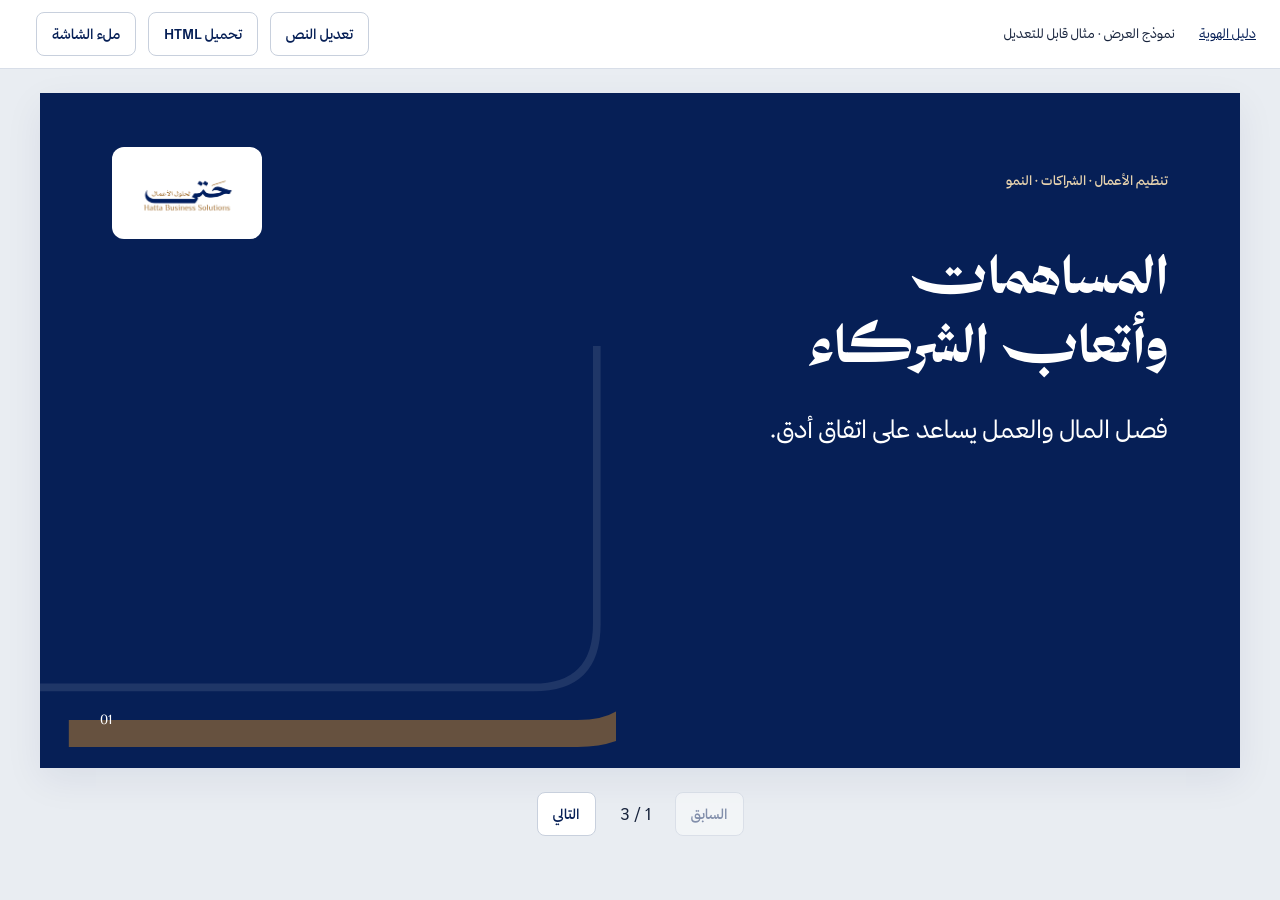
<file: templates/presentation.html>
<!doctype html><html lang="ar" dir="rtl"><head><meta charset="utf-8"><meta name="viewport" content="width=device-width,initial-scale=1"><meta name="robots" content="noindex"><title>نموذج عرض تقديمي | حتى</title><link rel="stylesheet" href="../assets/brand-marks.css"><link rel="stylesheet" href="template.css?v=2.0-footer2"></head><body data-kind="presentation"><div class="toolbar"><a href="../#daily">دليل الهوية</a><span>نموذج العرض · مثال قابل للتعديل</span><button id="edit-toggle" aria-pressed="false">تعديل النص</button><button id="save-html">تحميل HTML</button><button id="fullscreen">ملء الشاشة</button><span id="template-status" role="status"></span></div><main class="deck" id="deck"><section class="slide cover-slide" data-slide><img src="../assets/hatta-logo.webp" alt="حتى لحلول الأعمال" class="slide-logo"><span class="overline">تنظيم الأعمال · الشراكات · النمو</span><h1 data-edit>المساهمات<br>وأتعاب الشركاء</h1><p data-edit>فصل المال والعمل يساعد على اتفاق أدق.</p><span class="slide-number">01</span></section><section class="slide" data-slide hidden><span class="overline">فكرة واحدة في كل مشهد</span><h1 data-edit>حدد ما يقدمه كل طرف</h1><div class="slide-grid"><article><h2 data-edit>المال</h2><p data-edit>مساهمة نقدية أو أصل موثق.</p></article><article><h2 data-edit>العمل</h2><p data-edit>دور ومسؤوليات ومخرجات محددة.</p></article><article><h2 data-edit>المقابل</h2><p data-edit>اتفاق يناسب طبيعة المساهمة.</p></article></div><p class="slide-note" data-edit>هذا تركيب توضيحي للعرض؛ تضبط تفاصيل الاتفاق بحسب الحالة.</p><span class="slide-number">02</span></section><section class="slide" data-slide hidden><span class="overline">الخطوة التالية</span><h1 data-edit>وثق نقاط الاتفاق</h1><p class="big-body" data-edit>الأطراف، والمساهمات، والأدوار، وطريقة اتخاذ القرار.</p><div class="closing-signature"><span>أعدت بواسطة</span><span class="naif-wordmark"><img src="../assets/naif-signature.webp" alt="توقيع نايف المحمدي" width="96" height="44"></span><bdi>@almohammdin</bdi></div><span class="slide-number">03</span></section></main><nav class="deck-controls" aria-label="التنقل بين الشرائح"><button id="previous">السابق</button><span id="slide-status" aria-live="polite">1 / 3</span><button id="next">التالي</button></nav><script src="template.js" defer></script></body></html>
</file>
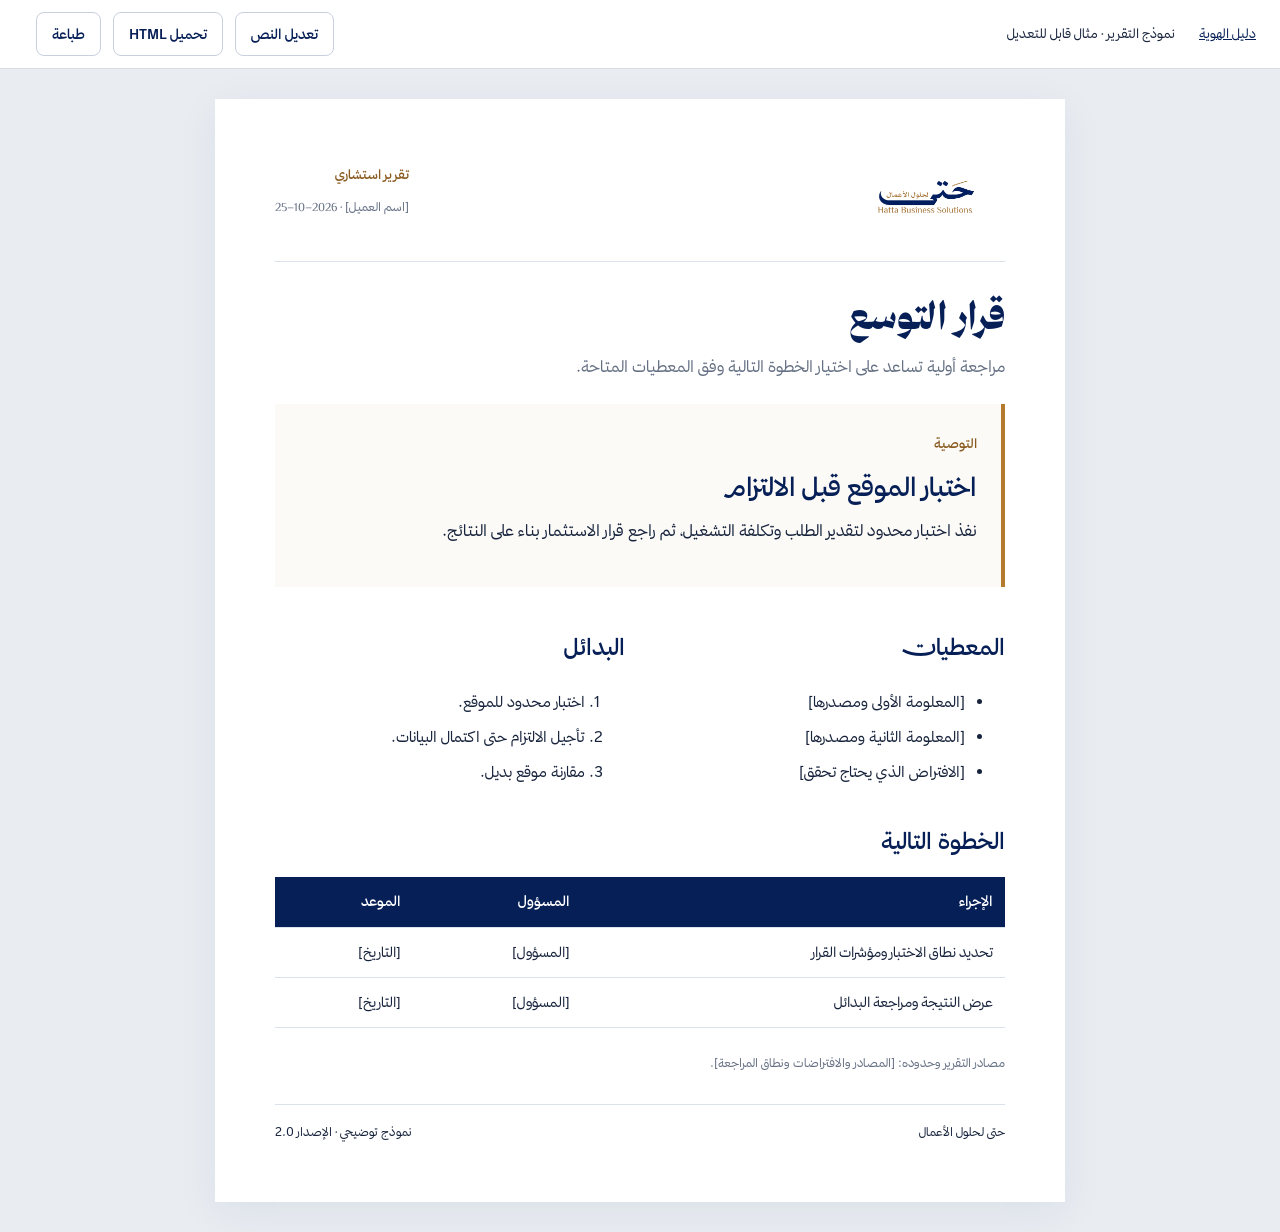
<file: templates/report.html>
<!doctype html><html lang="ar" dir="rtl"><head><meta charset="utf-8"><meta name="viewport" content="width=device-width,initial-scale=1"><meta name="robots" content="noindex"><title>نموذج تقرير استشاري | حتى</title><link rel="stylesheet" href="template.css"></head><body data-kind="report"><div class="toolbar"><a href="../#daily">دليل الهوية</a><span>نموذج التقرير · مثال قابل للتعديل</span><button id="edit-toggle" aria-pressed="false">تعديل النص</button><button id="save-html">تحميل HTML</button><button id="print-template">طباعة</button><span id="template-status" role="status"></span></div><main class="sheet"><header class="report-head"><img src="../assets/hatta-logo.webp" alt="حتى لحلول الأعمال"><div><span class="overline">تقرير استشاري</span><p data-edit>[اسم العميل] · <bdi>25–10–2026</bdi></p></div></header><h1 data-edit>قرار التوسع</h1><p class="intro" data-edit>مراجعة أولية تساعد على اختيار الخطوة التالية وفق المعطيات المتاحة.</p><section class="recommendation"><span class="overline">التوصية</span><h2 data-edit>اختبار الموقع قبل الالتزام</h2><p data-edit>نفذ اختبار محدود لتقدير الطلب وتكلفة التشغيل، ثم راجع قرار الاستثمار بناء على النتائج.</p></section><div class="report-grid"><section><h2 data-edit>المعطيات</h2><ul><li data-edit>[المعلومة الأولى ومصدرها]</li><li data-edit>[المعلومة الثانية ومصدرها]</li><li data-edit>[الافتراض الذي يحتاج تحقق]</li></ul></section><section><h2 data-edit>البدائل</h2><ol><li data-edit>اختبار محدود للموقع.</li><li data-edit>تأجيل الالتزام حتى اكتمال البيانات.</li><li data-edit>مقارنة موقع بديل.</li></ol></section></div><h2 data-edit>الخطوة التالية</h2><table><thead><tr><th>الإجراء</th><th>المسؤول</th><th>الموعد</th></tr></thead><tbody><tr><td data-edit>تحديد نطاق الاختبار ومؤشرات القرار</td><td data-edit>[المسؤول]</td><td data-edit>[التاريخ]</td></tr><tr><td data-edit>عرض النتيجة ومراجعة البدائل</td><td data-edit>[المسؤول]</td><td data-edit>[التاريخ]</td></tr></tbody></table><p class="source" data-edit>مصادر التقرير وحدوده: [المصادر والافتراضات ونطاق المراجعة].</p><footer class="sheet-footer"><span>حتى لحلول الأعمال</span><span>نموذج توضيحي · الإصدار 2.0</span></footer></main><script src="template.js" defer></script></body></html>
</file>
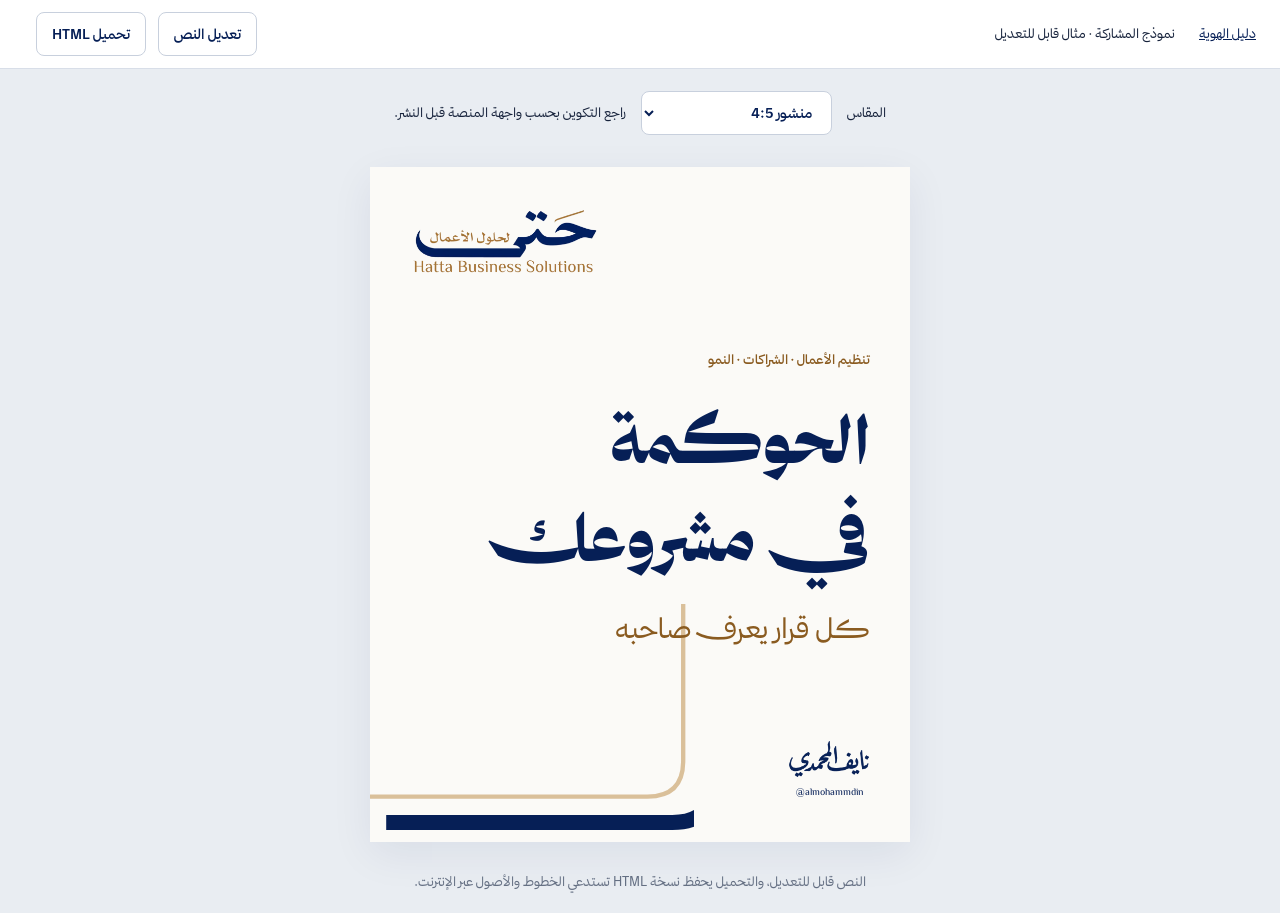
<file: templates/social.html>
<!doctype html><html lang="ar" dir="rtl"><head><meta charset="utf-8"><meta name="viewport" content="width=device-width,initial-scale=1"><meta name="robots" content="noindex"><title>نموذج مشاركة | حتى</title><link rel="stylesheet" href="../assets/brand-marks.css"><link rel="stylesheet" href="template.css?v=2.0-footer2"></head><body data-kind="social"><div class="toolbar"><a href="../#daily">دليل الهوية</a><span>نموذج المشاركة · مثال قابل للتعديل</span><button id="edit-toggle" aria-pressed="false">تعديل النص</button><button id="save-html">تحميل HTML</button><span id="template-status" role="status"></span></div><div class="format-controls"><label for="format">المقاس</label><select id="format"><option value="post">منشور 4:5</option><option value="story">محتوى 9:16</option><option value="link">معاينة رابط 1200 × 630</option></select><span>راجع التكوين بحسب واجهة المنصة قبل النشر.</span></div><main class="social-canvas post" id="social-canvas"><svg class="hatta-wordmark social-logo" viewBox="134 149 746 269" width="224" height="81" role="img" aria-label="حتى لحلول الأعمال"><image href="../assets/hatta-logo.webp" width="1000" height="526"/></svg><div class="social-copy"><span class="overline" data-edit>تنظيم الأعمال · الشراكات · النمو</span><h1 data-edit>الحوكمة<br>في مشروعك</h1><p data-edit>كل قرار يعرف صاحبه</p></div><div class="social-signature"><span class="naif-wordmark"><img src="../assets/naif-signature.webp" alt="توقيع نايف المحمدي" width="96" height="44"></span><bdi>@almohammdin</bdi></div></main><p class="template-help">النص قابل للتعديل، والتحميل يحفظ نسخة HTML تستدعي الخطوط والأصول عبر الإنترنت.</p><script src="template.js" defer></script></body></html>
</file>
<file: assets/brand-marks.css>
/* Original artwork; the SVG viewport excludes transparent source margins. */
.hatta-wordmark{display:block;width:224px;max-width:100%;height:auto;aspect-ratio:746/269;overflow:hidden;flex-shrink:0}
.naif-wordmark{display:block;width:96px;max-width:100%;aspect-ratio:557/258;color:var(--navy,#061f56);flex-shrink:0}
.naif-wordmark--light{color:#fff}
.naif-wordmark>img{display:block;width:100%;max-width:100%;height:auto;margin:0;filter:brightness(0)}
.naif-wordmark--light>img{filter:none}
@supports ((mask-image:url("naif-signature.webp")) or (-webkit-mask-image:url("naif-signature.webp"))){
.naif-wordmark{background-color:currentColor;-webkit-mask:url("naif-signature.webp") center/contain no-repeat;mask:url("naif-signature.webp") center/contain no-repeat}
.naif-wordmark>img{opacity:0;filter:none}
}
@media print{.naif-wordmark{-webkit-print-color-adjust:exact;print-color-adjust:exact}}
</file>
<file: guide-v2.css>
:root{--gold-text:#8a5b20;--focus:#8a5b20}
html{scroll-padding-top:100px}body{overflow-wrap:break-word}.wrap{max-width:1180px}.topbar{z-index:50}.nav{gap:22px}.links{gap:16px;flex-wrap:wrap}.links a{padding:9px 0;font-size:13px}.links .nav-download{background:var(--navy);color:white;border-radius:8px;padding:8px 13px}.skip-link{position:fixed;top:-100px;right:20px;z-index:100;background:var(--navy);color:white;padding:14px}.skip-link:focus{top:10px}a:focus-visible,button:focus-visible,input:focus-visible,summary:focus-visible,[tabindex]:focus-visible{outline:3px solid var(--focus);outline-offset:4px}
.cover .kicker,.cover h1 span{color:var(--sand)}.kicker{color:var(--gold-text)}.cover .kicker:before{background:var(--sand)}.section{padding:80px 0}.section-head{margin-bottom:34px}.section-head p{font-size:16px}
.guide-cards{display:grid;grid-template-columns:repeat(auto-fit,minmax(240px,1fr));gap:18px;margin:24px 0 32px}.guide-card{padding:28px}.guide-index{font:600 13px "El Messiri";color:var(--gold-text)}.guide-card h3,.resource-card h3,.application-card>h3,.asset-strip h3,.motion-demo h3,.guide-details summary,.type-context h3,.intro-card h3,.frame-rules h3{font-family:"Thmanyah Sans",sans-serif;font-feature-settings:"salt" 1;font-weight:500;line-height:1.5}.guide-card h3{font-size:27px;margin:12px 0}.guide-card p{font-size:16px;color:var(--muted);margin:0}
.table-scroll{width:100%;overflow:auto;border:1px solid var(--line);border-radius:16px;background:white;margin:26px 0}.table-scroll table{width:100%;border-collapse:collapse;min-width:650px;font-size:15px}.table-scroll th,.table-scroll td{padding:18px 20px;text-align:right;vertical-align:top;line-height:1.8;border-bottom:1px solid var(--line)}.table-scroll thead th{background:var(--navy);color:white;font-weight:500}.table-scroll tbody th{color:var(--navy);font-weight:500;min-width:150px}.table-scroll tr:last-child>*{border-bottom:0}.guide-note{border-inline-start:3px solid var(--gold);background:#f2ede3;border-radius:0 12px 12px 0;padding:20px 24px;color:var(--ink);font-size:15px;line-height:1.95;margin:24px 0}.guide-note bdi{font-family:"El Messiri",sans-serif}
.brand-phrase{padding:38px 44px;background:var(--navy);color:white;position:relative;overflow:hidden;background-image:var(--frame-dark-opposite);background-repeat:no-repeat;background-position:left bottom;background-size:32% auto}.brand-phrase .eyebrow{color:var(--sand)}.brand-phrase p{font-size:clamp(28px,4vw,44px);line-height:1.6;margin:20px 0}.brand-phrase p span{color:var(--sand)}.brand-phrase small{color:#dce3ef;font-size:14px}.eyebrow{font-size:13px;display:block;color:var(--gold-text);font-weight:500}.guide-details{background:white;border:1px solid var(--line);border-radius:14px;margin:24px 0;padding:0 24px}.guide-details summary{padding:20px 0;font-size:22px;cursor:pointer;color:var(--navy)}.guide-details li{padding:5px 0}.guide-details ul,.guide-details ol{padding-inline-start:24px;margin-top:0}
.signature-example{margin:30px 0}.signature-example>figcaption{display:block;margin:0 0 14px}.signature-footer{display:flex;align-items:center;justify-content:space-between;gap:32px;padding:26px 28px;background:var(--white);border-top:1px solid var(--line)}.signature-brand{display:flex;flex-direction:column;align-items:flex-start;gap:14px;min-width:0}.signature-brand p{font-size:13px;line-height:1.8;color:var(--muted);margin:0;font-feature-settings:"salt" 1}.signature-author{display:flex;flex:0 0 auto;flex-direction:column;align-items:center;gap:7px;color:var(--navy);max-width:100%}.signature-byline{font-size:11px;line-height:1.5;color:var(--muted)}.signature-author bdi{font:400 11px/1.5 "El Messiri",sans-serif}
.support-palette{display:grid;grid-template-columns:repeat(4,minmax(0,1fr));gap:16px;margin:26px 0}.mini-color{border:1px solid var(--line);border-radius:14px;padding:20px;background:white;display:flex;flex-direction:column;gap:5px}.mini-color i{width:34px;height:34px;border:1px solid rgba(6,31,86,.1);border-radius:50%;margin-bottom:8px}.mini-color b{font-weight:500;color:var(--navy)}.mini-color code{font-size:13px;direction:ltr;text-align:right}.mini-color small{font-size:13px;color:var(--muted)}.swatch-color[style*="#b47a2d"] b{color:#061f56}
.type-context{padding-block:0 60px}.type-context>h3{font-size:28px;color:var(--navy)}.type-example-en{color:var(--gold-text)}.pattern-spec{padding-bottom:60px}.inline-links{display:flex;flex-wrap:wrap;gap:12px}.inline-links a{font-size:14px;display:inline-flex;align-items:center;padding:10px 16px;border:1px solid var(--line);border-radius:9px;background:white;color:var(--navy);min-height:44px}.inline-links a:hover{background:var(--paper);border-color:var(--gold-text)}
.application-grid{display:grid;grid-template-columns:1fr 1fr;gap:24px}.application-card{overflow:hidden;padding:22px}.application-card>h3{font-size:28px;margin:24px 0 12px}.application-card>p{font-size:15px;color:var(--muted)}.application-card>a{color:var(--navy);border-bottom:1px solid var(--gold);padding:8px 0;display:inline-block}.app-preview{min-height:265px;padding:32px;border-radius:12px;overflow:hidden;border:1px solid var(--line);display:flex;flex-direction:column;justify-content:center}.app-preview h3{font:700 34px/1.45 "Thmanyah Serif Display",serif;margin:14px 0;color:var(--navy)}.app-preview>span{font-size:12px;color:var(--gold-text)}.app-preview p{font-size:16px;margin:8px 0}.preview-rule{width:50px;height:2px;background:var(--gold);margin-top:12px}.report-preview{background:#fff}.slide-preview{background:var(--navy);color:white;background-image:var(--frame-dark-opposite);background-repeat:no-repeat;background-position:left bottom;background-size:60% auto}.slide-preview>span{color:var(--sand)}.slide-preview h3{color:white}.tool-preview{background:#f0f3f7}.social-preview{background:var(--paper);background-image:var(--frame-light-opposite);background-repeat:no-repeat;background-position:left bottom;background-size:53% auto}.social-preview h3{font-size:42px}.social-preview p{color:var(--gold-text)}
.motion-demo{padding:34px;display:grid;grid-template-columns:1fr 1fr;gap:40px;align-items:center}.motion-demo h3{font-size:28px;margin:12px 0}.motion-demo p{font-size:15px;color:var(--muted)}button{cursor:pointer}.motion-demo button,.release-note button{font-family:"Thmanyah Sans";font-feature-settings:"salt" 0;min-height:44px;border:1px solid var(--navy);border-radius:9px;padding:10px 18px;background:var(--navy);color:white}.motion-demo #motion-status{display:block;font-size:13px;color:var(--muted);margin-top:10px}.money-diagram{display:flex;align-items:center;gap:0;direction:rtl}.diagram-node{border:1px solid var(--line);border-radius:12px;padding:24px 16px;text-align:center;min-width:100px;background:var(--paper);font-size:21px}.diagram-node small{font-size:12px;display:block;color:var(--muted)}.money-path{height:2px;background:var(--gold);position:relative;flex:1;min-width:70px}.money-dot{position:absolute;width:12px;height:12px;border:2px solid white;background:var(--gold-text);border-radius:50%;right:0;top:-5px;box-shadow:0 0 0 1px var(--gold-text)}.arrow-label{position:absolute;bottom:15px;right:0;width:100%;text-align:center;font-size:11px;white-space:nowrap}.motion-demo.running .money-dot{animation:money-transfer 2400ms ease-in-out infinite}@keyframes money-transfer{0%{right:0;opacity:.2}15%{opacity:1}85%{opacity:1}100%{right:calc(100% - 12px);opacity:.2}}
.resource-grid{display:grid;grid-template-columns:repeat(3,minmax(0,1fr));gap:18px}.resource-card{display:flex;flex-direction:column;align-items:flex-start;padding:28px;border:1px solid var(--line);border-radius:16px;background:white;transition:background .2s,border-color .2s}.resource-card:hover{background:#f4f1ea;border-color:var(--gold-text)}.resource-format{font-size:12px;color:var(--gold-text);font-family:"El Messiri",sans-serif;border:1px solid #e6d2ae;padding:4px 9px;border-radius:6px}.resource-card h3{font-size:26px;margin:18px 0 10px;color:var(--navy)}.resource-card p{font-size:15px;color:var(--muted);margin:0 0 24px}.resource-action{font-size:14px;margin-top:auto;color:var(--navy)}.asset-strip{padding:28px;margin:24px 0}.asset-strip h3{font-size:26px;margin:0}.asset-strip p{font-size:15px;color:var(--muted)}.release-note{display:flex;align-items:center;flex-wrap:wrap;gap:20px;font-size:14px;margin-top:28px}.release-note a{color:var(--navy);text-decoration:underline;text-underline-offset:4px}.release-note #copy-status{font-size:13px}.final-note h2{color:white}.font-download{min-height:44px}
@media(max-width:960px){.nav{display:flex;flex-direction:column;align-items:stretch;gap:8px;padding:12px 0}.mini-brand{align-self:flex-start}.links{display:flex!important;flex-wrap:nowrap;overflow-x:auto;padding-bottom:4px;white-space:nowrap;gap:18px}.links a{flex:none}.topbar{position:sticky;top:0}.cover{padding-top:60px}.resource-grid{grid-template-columns:1fr 1fr}.motion-demo{grid-template-columns:1fr}.support-palette{grid-template-columns:repeat(3,minmax(0,1fr))}html{scroll-padding-top:130px}}
@media(max-width:620px){.wrap{width:calc(100% - 32px)}.section{padding:54px 0}.section-head{gap:20px}.section-head h2{font-size:34px;line-height:1.4}.section-head p{font-size:16px}.guide-cards,.resource-grid,.application-grid{grid-template-columns:1fr}.guide-card{padding:24px}.support-palette{grid-template-columns:1fr 1fr;gap:10px}.mini-color{padding:16px}.brand-phrase{padding:28px 24px;background-size:42% auto}.brand-phrase p{font-size:28px}.signature-footer{padding:22px 20px;gap:20px;align-items:flex-start;flex-direction:column}.signature-brand .hatta-wordmark{width:192px}.signature-brand p{font-size:12px}.signature-author{align-self:stretch;display:grid;grid-template-columns:84px 1fr;grid-template-rows:auto auto;column-gap:14px;row-gap:3px;border-top:1px solid var(--line);padding-top:16px;align-items:center;justify-items:start}.signature-author .naif-wordmark{grid-column:1;grid-row:1/3;width:84px}.signature-byline{grid-column:2;grid-row:1;align-self:end}.signature-author bdi{grid-column:2;grid-row:2;align-self:start}.table-scroll th,.table-scroll td{padding:14px 16px}.guide-note{padding:18px;font-size:15px}.type-context{padding-bottom:36px}.app-preview{min-height:250px;padding:26px}.motion-demo{padding:24px;gap:24px}.diagram-node{min-width:86px;font-size:19px;padding:20px 10px}.money-path{min-width:64px}.arrow-label{font-size:10px}.resource-card,.asset-strip{padding:24px}.release-note{gap:16px}.cover-meta{flex-wrap:wrap}.cover h1{font-size:clamp(42px,10vw,64px)}}
@media(prefers-reduced-motion:reduce){html{scroll-behavior:auto}*,*::before,*::after{animation:none!important;transition:none!important}.money-dot{right:50%}}
@media print{.topbar,.skip-link,#motion-toggle,#copy-brief,.scroll-note{display:none!important}.section{padding:24px 0;break-before:auto}.wrap{width:100%}.card,.guide-card,.resource-card,.application-card{break-inside:avoid;box-shadow:none}.section-head{display:block}.table-scroll{overflow:visible}.table-scroll table{min-width:0;font-size:10pt}.table-scroll th,.table-scroll td{padding:8px}.resource-grid,.guide-cards{grid-template-columns:1fr 1fr}.motion-demo{display:block}.cover{min-height:0;padding:40px 0}.brand-phrase,.slide-preview,.cover{-webkit-print-color-adjust:exact;print-color-adjust:exact}}

/* Keep the expanded section navigation inside its sticky header. */
.topbar{height:auto;min-height:74px}.nav{height:auto;min-height:74px}.links a:hover{color:var(--gold-text)}.links .nav-download:hover{color:white}
@media(max-width:960px){.topbar{min-height:0}.nav{min-height:0;padding:8px 0;gap:4px}.cover{padding-top:0;min-height:calc(100svh - 110px)}.cover-grid{padding-block:56px}}
@media(max-width:620px){.cover{min-height:auto}.cover-grid{padding-block:44px}}

/* Hatta 2.1: digital quality chapter */
.quality-grid{display:grid;grid-template-columns:repeat(2,minmax(0,1fr));gap:20px}.quality-card{padding:28px;min-width:0}.quality-card h3{margin:0 0 18px;color:var(--navy);font-size:24px}.quality-card ul{margin:0;padding-inline-start:22px}.quality-card li{margin-block:12px;font-size:16px;line-height:1.85}.quality-card{break-inside:avoid}.quality-grid+.guide-note a{text-decoration:underline}
@media(max-width:760px){.quality-grid{grid-template-columns:1fr}.quality-card{padding:22px}}
@media print{.quality-grid{display:block}.quality-card{margin-block:16px;box-shadow:none}}

/* Editorial and type guidance, release 2.3 */
.editorial-rules,.kashida-rules{margin-top:40px;scroll-margin-top:110px}
.editorial-rules .section-head,.kashida-rules .section-head{margin-bottom:22px}
.editorial-rules .section-head h3,.kashida-rules .section-head h3{font-size:clamp(24px,3vw,34px);line-height:1.45}
.kashida-rules .guide-card ul{padding-inline-start:22px;line-height:1.9}
.kashida-rules .guide-card li+li{margin-top:12px}
.kashida-rules .guide-card a{color:var(--navy);text-underline-offset:4px}
.editorial-rules .table-scroll,.kashida-rules .table-scroll{margin-top:24px}
</file>
<file: guide-languages.css>
/* Shared language control; separate documents work without JavaScript. */
.nav{flex-wrap:wrap;gap:12px 22px;padding-block:10px}.links{flex:1;justify-content:center;min-width:0}.language-switch{display:flex;gap:4px;align-items:center;padding:4px;border:1px solid var(--line);border-radius:12px;background:white;flex-shrink:0}.language-switch a{display:flex;align-items:center;justify-content:center;min-height:44px;padding:8px 13px;border-radius:8px;font:500 14px/1.5 "El Messiri",sans-serif}.language-switch a[lang=ar]{font-family:"Thmanyah Sans",sans-serif}.language-switch a[aria-current=page]{background:var(--navy);color:white}
html[lang=en] body{font-family:"El Messiri",Arial,sans-serif;line-height:1.75}html[lang=en] :is(h1,h2,h3,h4,h5,h6,button,input,.display,.sans-alt,.sans-default,.mini-brand b,.principle strong,.font-name,.type-role,.sample,.type-demo-button,.swatch-info strong,.resource-action,.en){font-family:"El Messiri",Arial,sans-serif;font-feature-settings:normal}html[lang=en] :is(h1,h2,h3,h4,h5,h6){font-weight:600}html[lang=en] .cover h1{font-size:clamp(42px,6vw,76px);line-height:1.2}html[lang=en] .cover p{font-size:18px}html[lang=en] .section-head h2{font-size:clamp(30px,3.6vw,46px);line-height:1.3}html[lang=en] .mini-brand{min-width:0}html[lang=en] .mini-brand b{font-size:17px}html[lang=en] .table-scroll :is(th,td),html[lang=en] .mini-color code,html[lang=en] .swatch-info strong{text-align:left;direction:ltr}html[lang=en] :is(.logo-notes ul,.frame-rules ul,.type-notes ul){padding-right:0;padding-left:22px}html[lang=en] .guide-note{border-radius:12px 0 0 12px}html[lang=en] .sample{font-size:42px}html[lang=en] .type-card .sample.arabic-specimen{font-family:"Thmanyah Serif Display",serif;font-size:60px;direction:rtl;font-feature-settings:"salt" 1}html[lang=en] .type-card.secondary .sample.arabic-specimen,html[lang=en] .type-comparison .arabic-specimen{font-family:"Thmanyah Sans",sans-serif;font-size:40px;direction:rtl}html[lang=en] .arabic-specimen.sans-alt{font-feature-settings:"salt" 1}html[lang=en] .arabic-specimen.sans-default{font-feature-settings:"salt" 0}html[lang=en] #type-demo-input{font-family:"Thmanyah Sans",sans-serif;font-feature-settings:"salt" 0}html[lang=en] .money-diagram{direction:ltr}html[lang=en] .money-dot{right:auto;left:0}html[lang=en] .motion-demo.running .money-dot{animation-name:money-transfer-en}@keyframes money-transfer-en{0%{left:0;opacity:.2}15%{opacity:1}85%{opacity:1}100%{left:calc(100% - 12px);opacity:.2}}html[lang=en] .diagram-node{font-size:18px}html[lang=en] .bad-text:before{content:"Special offer";font-family:"El Messiri",sans-serif;font-size:20px}html[lang=en] .mock :is(h3,h4),html[lang=en] .popup .repeat{font-family:"El Messiri",sans-serif}html[lang=en] .rollup h4{font-size:20px;margin-top:28px}html[lang=en] .rollup .cta{font-size:7px}html[lang=en] .app-preview h3{font-size:30px}html[lang=en] .final-note h2{font-size:30px;line-height:1.4}html[lang=en] pre,html[lang=en] code{font-family:monospace}
@media(max-width:1100px){.nav{display:grid;grid-template-columns:minmax(0,1fr) auto;align-items:center}.mini-brand{grid-column:1;grid-row:1}.language-switch{grid-column:2;grid-row:1}.links{grid-column:1/-1;grid-row:2;justify-content:flex-start;flex-wrap:nowrap;overflow-x:auto;white-space:nowrap;width:100%;padding-bottom:4px}.links a{flex:none}html{scroll-padding-top:160px}}
@media(max-width:620px){.nav{gap:6px}.mini-brand b{font-size:14px}.mini-brand img{width:34px;height:30px}.language-switch{gap:0;padding:2px}.language-switch a{font-size:12px;padding:6px 9px}html[lang=en] .mini-brand b{font-size:13px}html[lang=en] .section-head h2{font-size:30px}.quality-card,.guide-card,.type-card{min-width:0}html[lang=en] .type-card .sample.arabic-specimen{font-size:44px}html[lang=en] .type-card.secondary .sample.arabic-specimen{font-size:32px}html[lang=en] .rollup h4{font-size:18px}.money-diagram{flex-wrap:wrap;row-gap:28px}.money-path{min-width:80px}html[lang=en] .diagram-node{min-width:76px;padding:18px 8px;font-size:15px}.arrow-label{white-space:normal;line-height:1.3}html[lang=en] .brand-phrase p{font-size:27px}}
@media(prefers-reduced-motion:reduce){html[lang=en] .money-dot{left:50%;right:auto}}
@media print{.language-switch{display:none!important}html[lang=en] .cover h1{font-size:42px}}
@media(max-width:620px){.scroll-note{display:none}}

/* Navigation follows the guide's section order. */
.topbar .nav{display:flex;flex-direction:row;flex-wrap:wrap;align-items:center;justify-content:space-between;gap:8px 20px}
.topbar .mini-brand{order:0}.topbar .language-switch{order:1}
.topbar .links{order:2;flex:0 0 100%;width:100%;justify-content:flex-start;gap:4px 18px;padding-bottom:6px}
.topbar .links a{white-space:nowrap}
html{scroll-padding-top:180px}
.editorial-rules,.kashida-rules{scroll-margin-top:0}
@media(max-width:960px){.topbar .links{flex-wrap:nowrap;overflow-x:auto;gap:16px;scrollbar-width:thin}.topbar .nav{gap:6px 12px}html{scroll-padding-top:150px}}
</file>
<file: templates/template.css>
@font-face{font-family:"El Messiri";font-style:normal;font-weight:400;font-display:swap;src:url("../assets/fonts/el-messiri-400.woff2") format("woff2")}
@font-face{font-family:"El Messiri";font-style:normal;font-weight:600;font-display:swap;src:url("../assets/fonts/el-messiri-600.woff2") format("woff2")}
@font-face{font-family:"El Messiri";font-style:normal;font-weight:700;font-display:swap;src:url("../assets/fonts/el-messiri-700.woff2") format("woff2")}
@font-face{font-family:"Thmanyah Serif Display";font-style:normal;font-weight:400;font-display:swap;src:url("../assets/fonts/thmanyah-serif-display-400.woff2") format("woff2")}
@font-face{font-family:"Thmanyah Serif Display";font-style:normal;font-weight:700;font-display:swap;src:url("../assets/fonts/thmanyah-serif-display-700.woff2") format("woff2")}
@font-face{font-family:"Thmanyah Serif Display";font-style:normal;font-weight:900;font-display:swap;src:url("../assets/fonts/thmanyah-serif-display-900.woff2") format("woff2")}
@font-face{font-family:"Thmanyah Sans";font-style:normal;font-weight:400;font-display:swap;src:url("../assets/fonts/thmanyah-sans-400.woff2") format("woff2")}
@font-face{font-family:"Thmanyah Sans";font-style:normal;font-weight:500 600;font-display:swap;src:url("../assets/fonts/thmanyah-sans-500-600.woff2") format("woff2")}
@font-face{font-family:"Thmanyah Sans";font-style:normal;font-weight:700 900;font-display:swap;src:url("../assets/fonts/thmanyah-sans-700-900.woff2") format("woff2")}
:root{--navy:#061f56;--gold:#b47a2d;--gold-text:#8a5b20;--paper:#fbfaf7;--ink:#17233c;--muted:#657084}*{box-sizing:border-box}body{margin:0;background:#e9edf2;color:var(--ink);font-family:"Thmanyah Sans",Tahoma,sans-serif;font-feature-settings:"salt" 0;font-synthesis:none;line-height:1.8}button,select{font:500 14px "Thmanyah Sans";padding:10px 15px;min-height:44px;border:1px solid #c8d0dd;border-radius:8px;background:white;color:var(--navy);cursor:pointer}button:disabled{opacity:.45;cursor:default}a{color:var(--navy)}button:focus-visible,a:focus-visible,select:focus-visible,[contenteditable]:focus-visible{outline:3px solid var(--gold-text);outline-offset:3px}.toolbar{display:flex;gap:12px;align-items:center;flex-wrap:wrap;background:white;border-bottom:1px solid #d8deE8;padding:12px 24px;font-size:13px}.toolbar>span:first-of-type{margin-inline-end:auto}.toolbar a{margin-inline-end:12px}.overline{font-size:13px;color:var(--gold-text);font-weight:500}h1{font-family:"Thmanyah Serif Display";font-weight:900;font-feature-settings:"salt" 1;line-height:1.35;color:var(--navy)}h2{font-family:"Thmanyah Sans";font-feature-settings:"salt" 1;font-weight:500;line-height:1.5;color:var(--navy)}p{margin:8px 0 18px}img{max-width:100%;object-fit:contain}bdi{font-family:"El Messiri";direction:ltr}
.sheet{width:min(850px,calc(100% - 32px));background:white;margin:30px auto;padding:60px;box-shadow:0 10px 40px #061f5610}.report-head{display:flex;justify-content:space-between;gap:24px;border-bottom:1px solid #dce2eb;padding-bottom:24px}.report-head img{width:160px;max-height:70px}.report-head p{font-size:12px;color:var(--muted)}.sheet h1{font-size:38px;margin:28px 0 10px}.intro{color:var(--muted);font-size:16px}.recommendation{border-inline-start:4px solid var(--gold);background:var(--paper);padding:24px;margin:24px 0}.recommendation h2{margin:10px 0;font-size:26px}.report-grid{display:grid;grid-template-columns:1fr 1fr;gap:30px}.report-grid h2,.sheet>h2{font-size:23px}.report-grid li{font-size:15px;padding:4px 0}table{width:100%;border-collapse:collapse;font-size:14px}th,td{text-align:right;padding:12px;border-bottom:1px solid #dce2eb}th{color:white;background:var(--navy);font-weight:500}.source{font-size:12px;color:var(--muted);margin-top:24px}.sheet-footer{border-top:1px solid #dce2eb;margin-top:30px;padding-top:16px;font-size:12px;display:flex;justify-content:space-between}
.deck{width:min(1200px,calc(100% - 32px));margin:24px auto;background:white;box-shadow:0 12px 36px #061f5612}.slide{aspect-ratio:16/9;padding:6%;position:relative;overflow:hidden;background:white url('../assets/frame-light-opposite.svg') left bottom/30% auto no-repeat}.slide[hidden]{display:none}.slide h1{font-size:clamp(28px,4vw,56px);max-width:900px;margin:16px 0 28px}.slide p{font-size:clamp(16px,2vw,25px)}.cover-slide{background-color:var(--navy);background-image:url('../assets/frame-dark-opposite.svg');background-size:48% auto;color:white}.cover-slide h1{color:white}.cover-slide .overline{color:#e6d2ae}.slide-logo{width:150px;background:white;border-radius:12px;padding:14px;position:absolute;left:6%;top:8%}.cover-slide h1{padding-top:30px;max-width:70%}.slide-number{position:absolute;left:5%;bottom:5%;font-family:"El Messiri";font-size:14px}.slide-grid{display:grid;grid-template-columns:repeat(3,1fr);gap:20px}.slide-grid article{padding:22px;background:var(--paper);border-top:3px solid var(--gold)}.slide-grid h2{font-size:clamp(19px,2.4vw,29px);margin:0 0 10px}.slide-grid p{font-size:clamp(14px,1.6vw,20px);margin:0}.slide .slide-note{font-size:clamp(12px,1.4vw,16px);color:var(--muted);margin-top:24px}.deck-controls{display:flex;align-items:center;justify-content:center;gap:24px;margin:20px}.closing-signature{display:flex;flex-direction:column;align-items:flex-start;gap:8px;margin-top:24px;font-size:11px;width:fit-content;max-width:100%;color:var(--navy)}.closing-signature>span:first-child{color:var(--muted)}.deck:fullscreen{width:100vw;height:100vh;margin:0;display:grid;place-items:center;background:#0c1425}.deck:fullscreen .slide{width:min(100vw,177.7778vh);height:min(56.25vw,100vh);aspect-ratio:16/9}
.format-controls{display:flex;align-items:center;justify-content:center;gap:15px;flex-wrap:wrap;padding:22px;font-size:13px}.social-canvas{position:relative;width:min(540px,calc(100% - 32px));aspect-ratio:4/5;background:var(--paper) url('../assets/frame-light-opposite.svg') left bottom/60% auto no-repeat;margin:10px auto 28px;overflow:hidden;display:flex;flex-direction:column;justify-content:space-between;padding:8%;box-shadow:0 12px 40px #061f5612}.social-canvas.post,.social-canvas.story{padding:40px}.social-logo{width:190px;height:auto;align-self:flex-end}.social-copy h1{font-size:clamp(40px,7vw,65px);margin:18px 0;line-height:1.5}.social-copy p{font-size:clamp(20px,3vw,28px);color:var(--gold-text);font-feature-settings:"salt" 1}.social-signature{display:flex;flex-direction:column;gap:6px;align-self:flex-start;align-items:center;font-size:10px;max-width:100%;color:var(--navy)}.social-signature .naif-wordmark{width:82px}.social-canvas.story{aspect-ratio:9/16}.social-canvas.link{width:min(900px,calc(100% - 32px));aspect-ratio:1200/630;padding:38px}.social-canvas.link .social-copy h1{font-size:clamp(30px,5vw,54px);line-height:1.25;margin:10px 0}.social-canvas.link .social-copy h1 br{display:none}.social-canvas.link .social-copy p{font-size:22px;margin:0}.social-canvas.link .social-signature{position:absolute;left:38px;bottom:28px}.template-help{max-width:700px;margin:20px auto;padding:0 20px;text-align:center;font-size:13px;color:var(--muted)}[contenteditable="plaintext-only"],[contenteditable="true"]{outline:1px dashed #b47a2d;outline-offset:4px}
@media(max-width:650px){.toolbar{padding:12px 16px;gap:8px}.toolbar>span:first-of-type{width:100%;order:-1}.sheet{padding:24px}.report-head img{width:120px}.report-grid{grid-template-columns:1fr;gap:0}.sheet h1{font-size:32px}.sheet-footer{gap:15px;font-size:11px}.slide{aspect-ratio:auto;min-height:460px;padding:28px}.slide h1{font-size:32px}.slide-grid{gap:10px}.slide-grid article{padding:12px}.slide-logo{width:105px;padding:10px}.cover-slide h1{padding-top:90px;max-width:100%}.cover-slide .overline{display:block;max-width:65%}.social-canvas.post,.social-canvas.story{padding:28px}.social-copy h1{font-size:42px}.social-canvas.link{aspect-ratio:auto;min-height:330px;padding:24px}.social-canvas.link .social-signature{left:24px;bottom:20px}.social-canvas.link .social-copy{padding-bottom:65px}.social-canvas.link .social-copy h1{font-size:32px}.format-controls>span{width:100%;text-align:center}}
@media print{@page{size:A4;margin:18mm}body{background:white}.toolbar,.deck-controls,.format-controls,.template-help{display:none}.sheet{width:100%;margin:0;padding:0;box-shadow:none}.sheet h1{font-size:26pt}.sheet p,.sheet li{font-size:11pt}.recommendation,.report-grid,table{break-inside:avoid}.sheet-footer{font-size:9pt}.slide{break-after:page;box-shadow:none}*{-webkit-print-color-adjust:exact;print-color-adjust:exact}}
</file>
